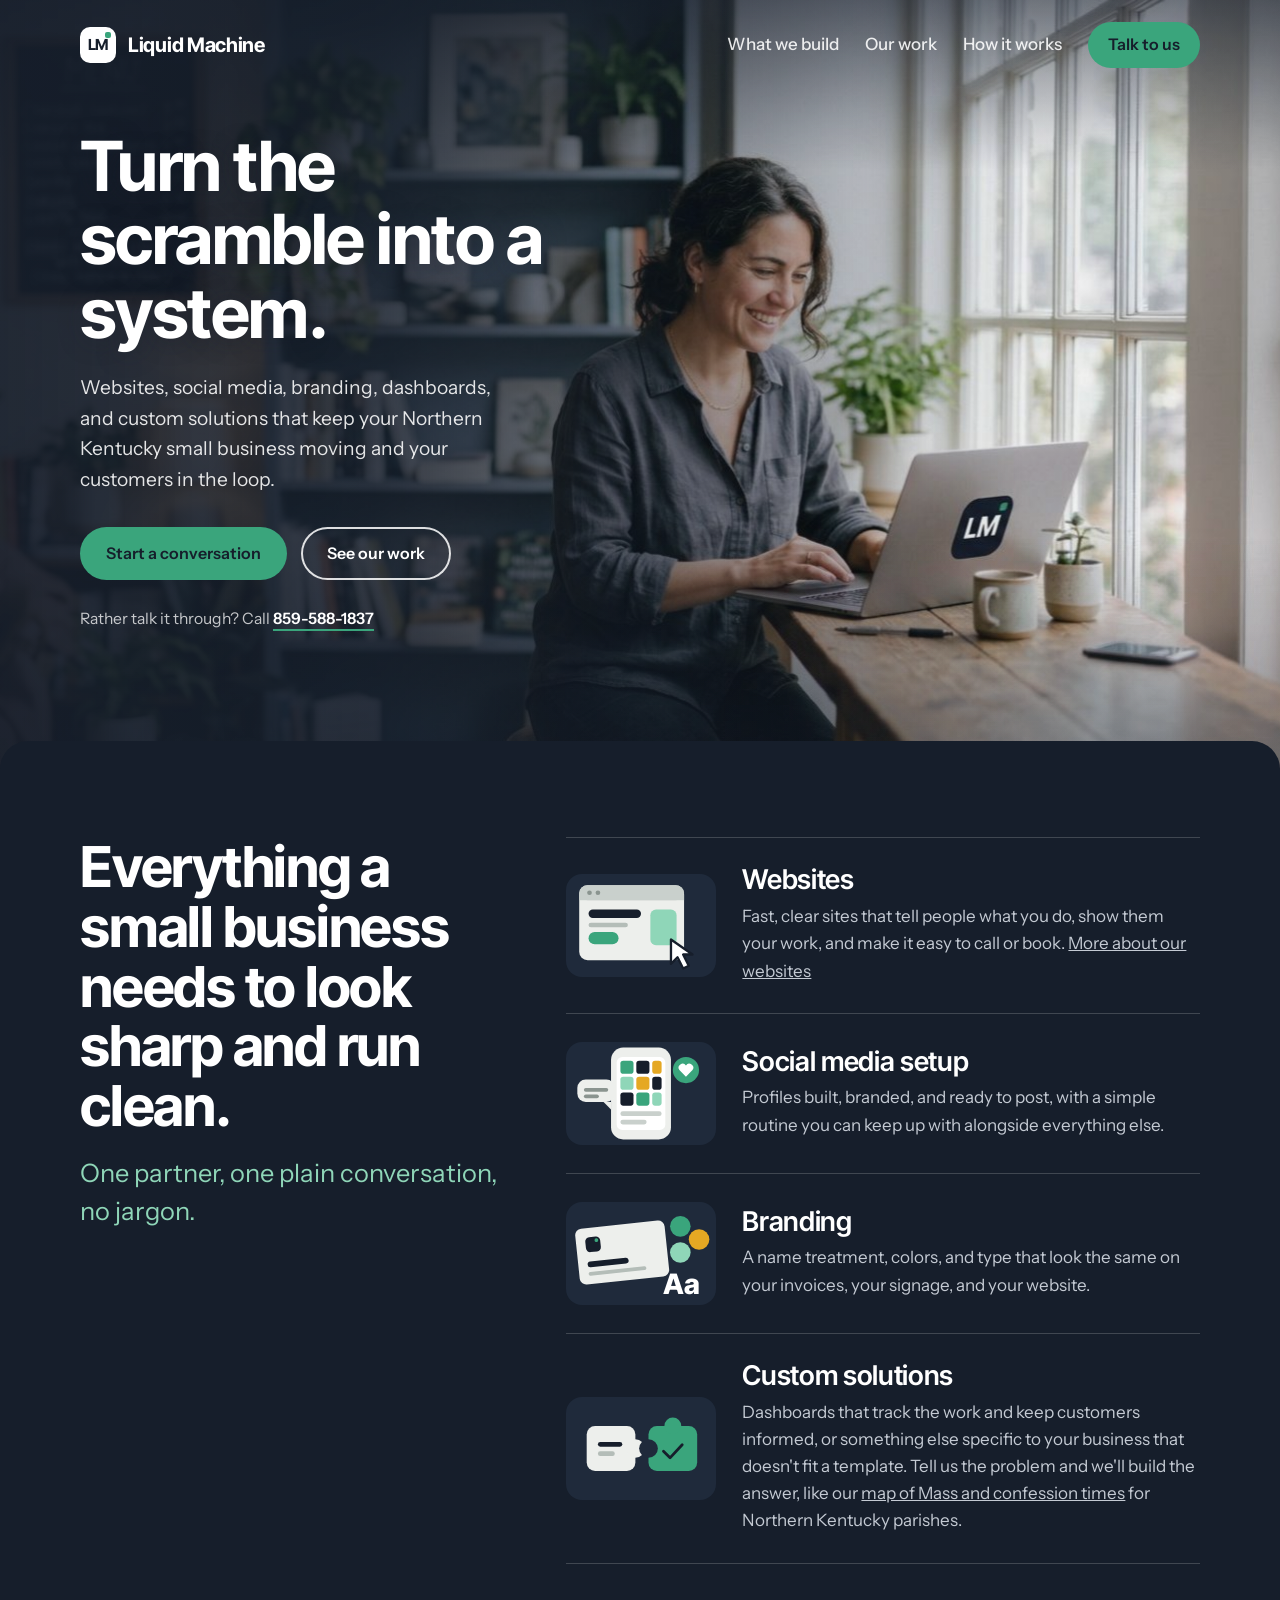
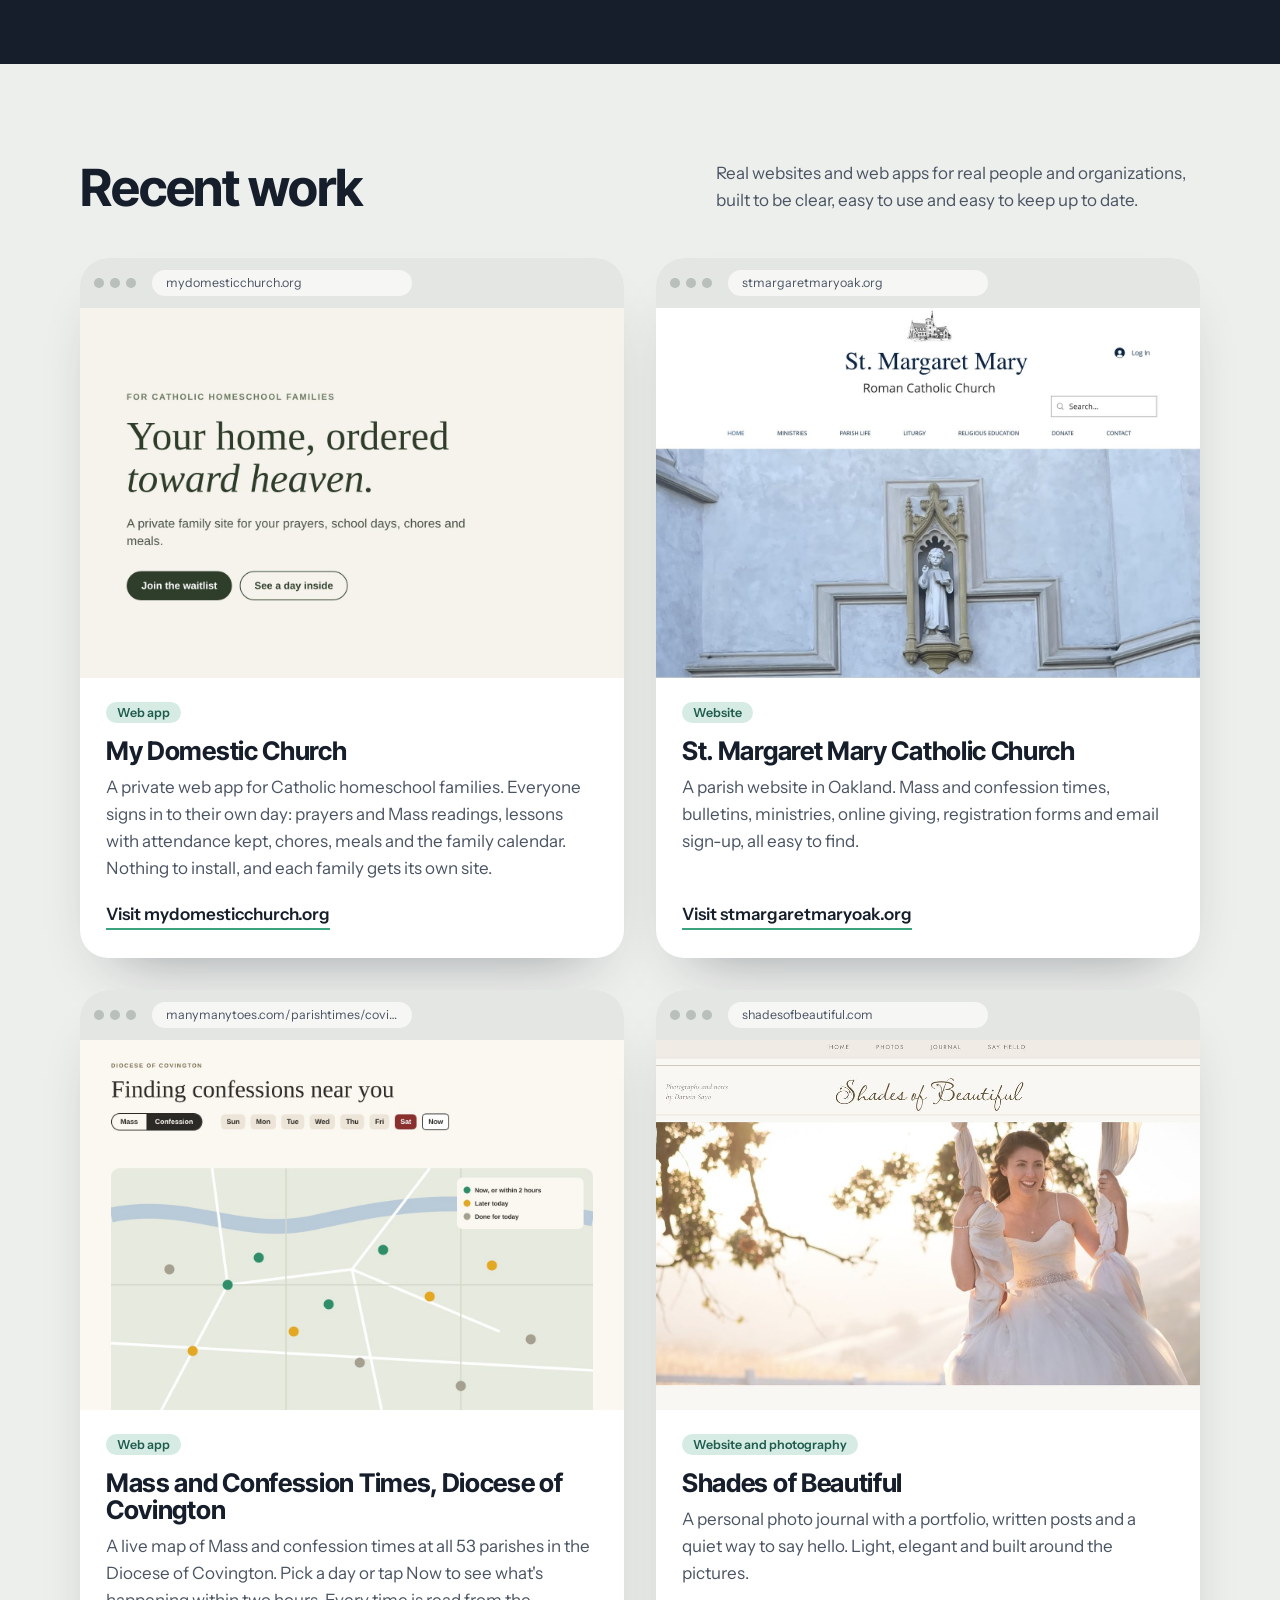
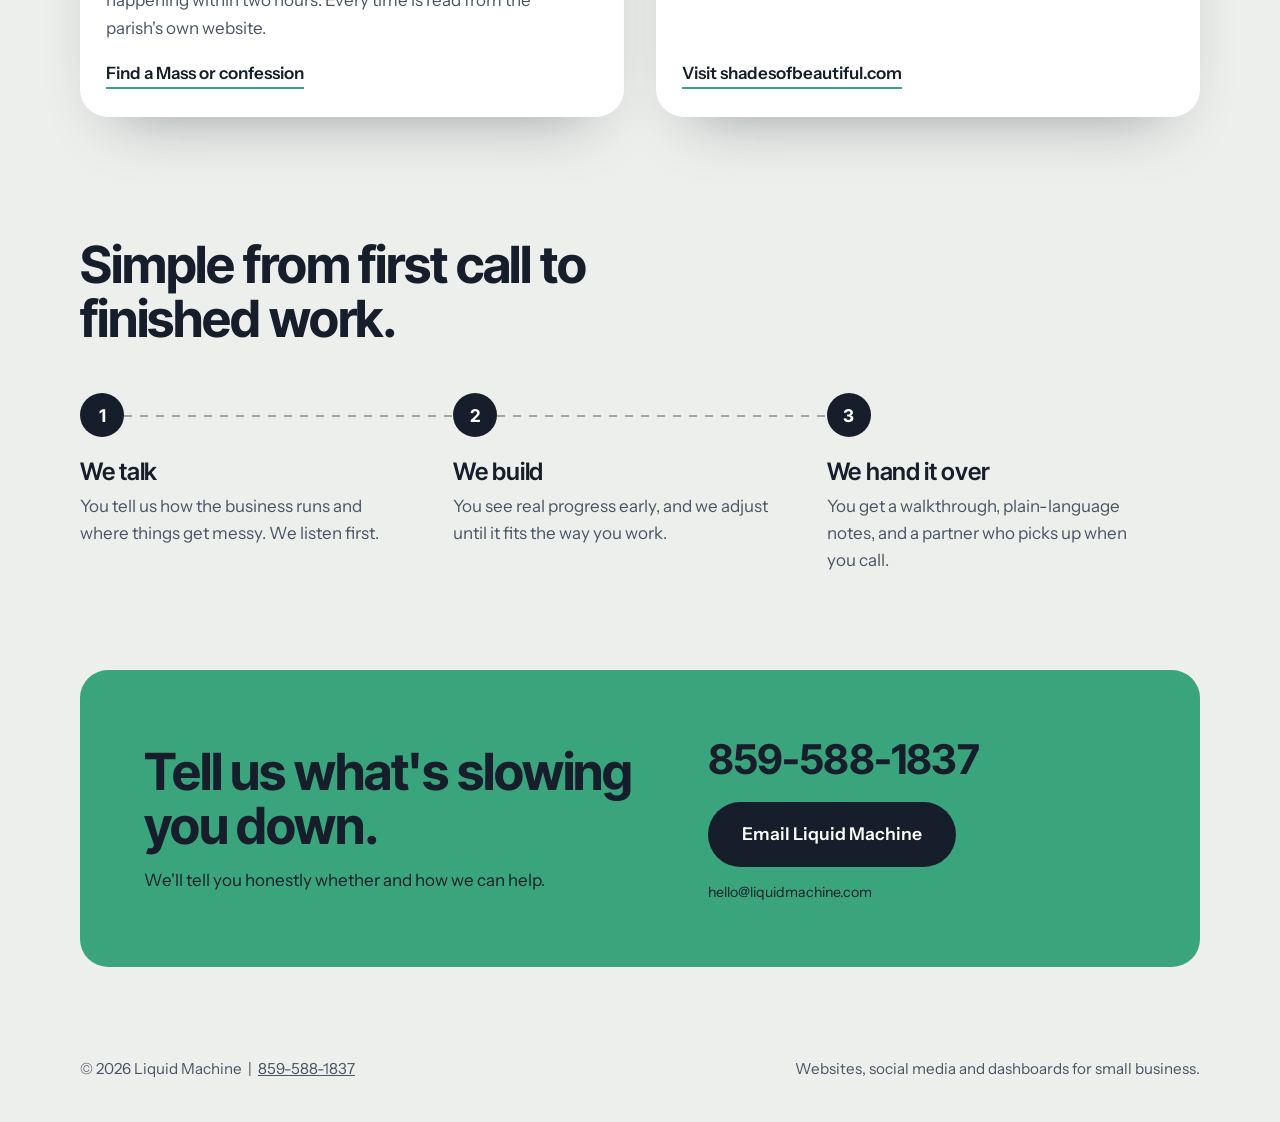
<file: index.html>
<!doctype html>
<html lang="en">
<head>
<!-- Google Tag Manager -->
<script>(function(w,d,s,l,i){w[l]=w[l]||[];w[l].push({'gtm.start':new Date().getTime(),event:'gtm.js'});var f=d.getElementsByTagName(s)[0],j=d.createElement(s),dl=l!='dataLayer'?'&l='+l:'';j.async=true;j.src='https://www.googletagmanager.com/gtm.js?id='+i+dl;f.parentNode.insertBefore(j,f);})(window,document,'script','dataLayer','GTM-MW7QKGRG');</script>
<!-- End Google Tag Manager -->
<meta charset="utf-8">
<meta name="viewport" content="width=device-width, initial-scale=1">
<title>Liquid Machine | Websites, social media and custom solutions for Northern Kentucky small business</title>
<meta name="description" content="Liquid Machine builds websites, sets up social media, shapes brands, and creates dashboards and custom solutions for small businesses in Northern Kentucky.">
<link rel="icon" href="/favicon.svg" type="image/svg+xml">
<meta property="og:title" content="Liquid Machine">
<meta property="og:description" content="Websites, social media, branding and custom dashboards for small business.">
<meta property="og:type" content="website">
<meta name="theme-color" content="#161E2B">
<link rel="preload" as="image" href="/hero.jpg">
<meta property="og:image" content="https://liquidmachine.com/hero.jpg">
<link rel="preconnect" href="https://fonts.googleapis.com">
<link rel="preconnect" href="https://fonts.gstatic.com" crossorigin>
<link href="https://fonts.googleapis.com/css2?family=Inter+Tight:wght@500;600;700&family=Instrument+Sans:wght@400;500;600&display=swap" rel="stylesheet">
<style>
:root{
  --sheet:#EDEFEC;      /* cool grey-green paper */
  --paper:#FFFFFF;
  --ink:#161E2B;        /* deep slate */
  --ink-soft:#4A5463;
  --signal:#3AA57C;     /* spruce */
  --signal-deep:#C93E16;
  --signal-hover:#4DB98F;
  --signal-soft:#8FD6B8;
  --signal-tint:rgba(58,165,124,.2);
  --signal-pale:#BFE5D5;
  --pill-bg:#FBEBC4;
  --pill-fg:#7A5400;
  --on-signal:#161E2B;
  --pine:#1F5C4D;       /* secondary, used sparingly */
  --line:#D3D8D4;
  --r-lg:28px; --r-sm:12px;
}
*{box-sizing:border-box;margin:0}
html{scroll-behavior:smooth}
body{background:var(--sheet);color:var(--ink);font:400 1.0625rem/1.6 "Instrument Sans",system-ui,sans-serif;-webkit-font-smoothing:antialiased}
h1,h2,h3{font-family:"Inter Tight",system-ui,sans-serif;letter-spacing:-.022em;line-height:1.06}
h3{letter-spacing:-.012em}
a{color:inherit}
:focus-visible{outline:3px solid var(--signal);outline-offset:3px;border-radius:6px}
.wrap{width:min(1120px,100% - 40px);margin-inline:auto}

/* header */
header{position:absolute;inset:0 0 auto 0;z-index:5;padding:22px 0;color:#fff}
header .wrap{display:flex;align-items:center;justify-content:space-between;gap:16px}
.brand{display:flex;align-items:center;gap:12px;font:700 1.25rem "Inter Tight",sans-serif;text-decoration:none;letter-spacing:-.015em}
.mark{width:36px;height:36px;border-radius:10px;background:#fff;color:var(--ink);display:grid;place-items:center;font:700 .95rem "Inter Tight",sans-serif;letter-spacing:-.04em;position:relative}
.mark::after{content:"";position:absolute;right:5px;top:5px;width:6px;height:6px;border-radius:2px;background:var(--signal)}
nav{display:flex;gap:26px;align-items:center;font-weight:500}
nav a{text-decoration:none;color:rgba(255,255,255,.88)}
nav a:hover{color:#fff}
nav a.btn{color:var(--on-signal)}
.btn{display:inline-block;background:var(--signal);color:var(--on-signal);font-weight:600;text-decoration:none;padding:14px 26px;border-radius:999px;transition:transform .15s,background .15s;border:0;cursor:pointer;font-size:1rem;font-family:inherit}
.btn:hover{background:var(--signal-hover);transform:translateY(-2px)}
.btn.ghost{background:transparent;color:var(--ink);box-shadow:inset 0 0 0 2px var(--ink)}
.btn.ghost:hover{background:var(--ink);color:#fff}
nav .btn{padding:10px 20px}

/* hero */
.hero{position:relative;min-height:660px;display:flex;align-items:center;padding:130px 0 138px;color:#fff;
  background:
    linear-gradient(90deg,rgba(22,30,43,.93) 0%,rgba(22,30,43,.84) 30%,rgba(22,30,43,.4) 56%,rgba(22,30,43,.05) 80%),
    linear-gradient(0deg,rgba(22,30,43,.45) 0%,rgba(22,30,43,0) 30%),
    linear-gradient(180deg,rgba(22,30,43,.6) 0%,rgba(22,30,43,0) 170px),
    url("/hero.jpg") 72% center/cover no-repeat,#2A3646}
.hero .wrap{width:min(1120px,100% - 40px)}
.hero .copy{max-width:540px}
.hero h1{font-size:clamp(2.7rem,5.4vw,4.9rem);font-weight:700;margin-bottom:22px;text-shadow:0 2px 24px rgba(22,30,43,.35)}
.hero p.lead{font-size:1.2rem;color:rgba(255,255,255,.88);max-width:34ch;margin-bottom:32px}
.hero .actions{display:flex;gap:14px;flex-wrap:wrap}
.hero .call{margin-top:26px;font-size:.98rem;color:rgba(255,255,255,.75)}
.hero .call a{color:#fff;font-weight:600;text-decoration:none;border-bottom:2px solid var(--signal);padding-bottom:1px}
.hero .call a:hover{border-color:#fff}
.hero .btn.ghost{color:#fff;box-shadow:inset 0 0 0 2px rgba(255,255,255,.85)}
.hero .btn.ghost:hover{background:#fff;color:var(--ink)}

/* services */
.services{position:relative;margin-top:-28px;background:var(--ink);color:#fff;padding:96px 0 100px;border-radius:var(--r-lg) var(--r-lg) 0 0}
.services .wrap{display:grid;grid-template-columns:.8fr 1.2fr;gap:64px}
.services h2{font-size:clamp(2.2rem,4.4vw,3.6rem);font-weight:700;position:sticky;top:32px;align-self:start}
.services h2 span{display:block;color:var(--signal-soft);font-weight:400;font-size:.45em;letter-spacing:0;margin-top:18px;line-height:1.5;max-width:30ch;font-family:"Instrument Sans",sans-serif}
.svc{display:grid;grid-template-columns:150px 1fr;gap:26px;align-items:center;padding:28px 0;border-top:1px solid rgba(255,255,255,.18)}
.svc:last-child{border-bottom:1px solid rgba(255,255,255,.18)}
.svc .art{width:150px;height:103px;border-radius:16px;background:#1F2A3B;display:grid;place-items:center;overflow:hidden}
.svc .art svg{width:100%;height:100%}
.svc .art text{font-family:"Inter Tight",sans-serif}
.svc h3{font-size:1.7rem;font-weight:600;margin-bottom:8px}
.svc p{color:#C4CAD3;max-width:46ch}

/* recent work */
.work{padding:96px 0}
.work .head{display:flex;justify-content:space-between;align-items:flex-end;gap:32px;flex-wrap:wrap;margin-bottom:44px}
.work h2{font-size:clamp(2.1rem,4vw,3.3rem);font-weight:700;max-width:18ch}
.work .sub{color:var(--ink-soft);max-width:44ch}
.work-grid{display:grid;grid-template-columns:1fr 1fr;gap:32px}
.proj{display:flex;flex-direction:column;text-decoration:none;background:var(--paper);border-radius:var(--r-lg);overflow:hidden;box-shadow:0 30px 60px -36px rgba(22,30,43,.45);transition:transform .25s ease,box-shadow .25s ease}
.proj:hover{transform:translateY(-5px);box-shadow:0 36px 64px -34px rgba(22,30,43,.55)}
.proj .frame{background:#E3E6E2;padding:12px 14px 0;display:flex;gap:6px;align-items:center}
.proj .frame i{width:10px;height:10px;border-radius:50%;background:#B9C0BB}
.proj .frame span{margin-left:10px;flex:1;max-width:260px;background:#F6F7F5;border-radius:999px;padding:3px 14px;font-size:.78rem;color:var(--ink-soft);white-space:nowrap;overflow:hidden;text-overflow:ellipsis}
.proj .frame{padding-bottom:12px}
.proj .pic{overflow:hidden;background:#E3E6E2}
.proj img{display:block;width:100%;height:auto;aspect-ratio:10/6.8;object-fit:cover;object-position:top center;transition:transform .5s cubic-bezier(.2,.7,.2,1)}
.proj:hover img{transform:scale(1.02)}
.proj.wide{grid-column:1/-1;display:grid;grid-template-columns:1.5fr 1fr;grid-template-rows:auto 1fr}
.proj.wide .frame{grid-column:1;grid-row:1}
.proj.wide .pic{grid-column:1;grid-row:2}
.proj.wide img{aspect-ratio:auto;height:100%;object-fit:cover}
.proj.wide .cap{grid-column:2;grid-row:1/3;align-self:center;padding:36px 40px}
.proj .cap{padding:24px 26px 28px;display:flex;flex-direction:column;flex:1}
.proj .tag{align-self:flex-start;font:600 .78rem "Instrument Sans",sans-serif;color:var(--pine);background:#D5EBE3;padding:3px 11px;border-radius:999px}
.proj h3{font-size:1.6rem;font-weight:700;margin:14px 0 10px}
.proj p{color:var(--ink-soft);max-width:44ch}
.proj .visit{align-self:flex-start;margin-top:auto;padding-top:18px;font-weight:600;color:var(--ink);border-bottom:2px solid var(--signal);transition:border-color .2s}
.proj:hover .visit{border-color:var(--ink)}

/* process */
.process{padding:24px 0 96px}
.process h2{font-size:clamp(2.1rem,4vw,3.3rem);font-weight:700;margin-bottom:48px;max-width:16ch}
.steps{display:grid;grid-template-columns:repeat(3,1fr);counter-reset:s}
.step{padding:0 28px 0 0;position:relative}
.step::before{counter-increment:s;content:counter(s);display:grid;place-items:center;width:44px;height:44px;border-radius:50%;background:var(--ink);color:#fff;font:700 1.1rem "Inter Tight",sans-serif;margin-bottom:22px;position:relative;z-index:1}
.step::after{content:"";position:absolute;top:22px;left:44px;right:0;height:2px;background:repeating-linear-gradient(90deg,var(--ink) 0 8px,transparent 8px 16px);opacity:.35}
.step:last-child::after{display:none}
.step h3{font-size:1.5rem;font-weight:600;margin-bottom:8px}
.step p{color:var(--ink-soft);max-width:30ch}

/* contact */
.contact{padding:0 0 90px}
.contact .box{background:var(--signal);color:var(--on-signal);border-radius:var(--r-lg);padding:64px;display:grid;grid-template-columns:1.1fr .9fr;gap:40px;align-items:center}
.contact h2{font-size:clamp(2rem,4vw,3.2rem);font-weight:700}
.contact p{margin-top:14px;max-width:38ch}
.contact .btn{background:var(--ink);color:#fff;font-size:1.1rem;padding:18px 34px}
.contact .btn:hover{background:#000}
.contact small{display:block;margin-top:14px}
.contact .phone{display:block;font:700 clamp(1.8rem,3.2vw,2.6rem) "Inter Tight",sans-serif;letter-spacing:-.02em;text-decoration:none;margin-bottom:18px}
.contact .phone:hover{text-decoration:underline;text-underline-offset:6px}
footer{padding:0 0 40px;color:var(--ink-soft);font-size:.95rem}
footer .wrap{display:flex;justify-content:space-between;gap:12px;flex-wrap:wrap}

@media (max-width:860px){
  nav a:not(.btn){display:none}
  .services .wrap,.contact .box{grid-template-columns:1fr}
  .hero{min-height:0;display:block;padding:104px 0 0;background:#161E2B}
  .hero::after{content:"";display:block;height:300px;margin-top:40px;background:linear-gradient(180deg,#161E2B 0,rgba(22,30,43,0) 90px),url("/hero.jpg") 78% 30%/cover no-repeat}
  .hero h1{font-size:clamp(2.5rem,11vw,3.2rem)}
  .hero p.lead{font-size:1.1rem}
  .hero .actions .btn{flex:1 1 auto;text-align:center}
  .work,.process{padding:72px 0}
  .process{padding-top:16px}
  .services{padding:72px 0 76px}
  .work .head{margin-bottom:32px}
  .services h2{position:static}
  .svc{grid-template-columns:104px 1fr;gap:18px}
  .svc .art{width:104px;height:72px}
  .work-grid{grid-template-columns:1fr}
  .proj.wide{display:block}
  .proj.wide{display:flex}
  .proj.wide img{height:auto;aspect-ratio:10/6.8}
  .proj.wide .cap{padding:24px 26px 28px}
  .steps{grid-template-columns:1fr;gap:34px}
  .step::after{display:none}
  .contact .box{padding:40px 26px}
}
</style>
</head>
<body>
<!-- Google Tag Manager (noscript) -->
<noscript><iframe src="https://www.googletagmanager.com/ns.html?id=GTM-MW7QKGRG" height="0" width="0" style="display:none;visibility:hidden"></iframe></noscript>
<!-- End Google Tag Manager (noscript) -->

<header>
  <div class="wrap">
    <a class="brand" href="#top" aria-label="Liquid Machine home"><span class="mark" aria-hidden="true">LM</span>Liquid Machine</a>
    <nav aria-label="Main">
      <a href="#services">What we build</a>
      <a href="#work">Our work</a>
      <a href="#process">How it works</a>
      <a class="btn" href="#contact">Talk to us</a>
    </nav>
  </div>
</header>

<main id="top">
<section class="hero">
  <div class="wrap">
    <div class="copy">
      <h1>Turn the scramble into a system.</h1>
      <p class="lead">Websites, social media, branding, dashboards, and custom solutions that keep your Northern Kentucky small business moving and your customers in the loop.</p>
      <div class="actions">
        <a class="btn" href="#contact">Start a conversation</a>
        <a class="btn ghost" href="#work">See our work</a>
      </div>
      <p class="call">Rather talk it through? Call <a href="tel:+18595881837">859-588-1837</a></p>
    </div>

  </div>
</section>

<section class="services" id="services">
  <div class="wrap">
    <h2>Everything a small business needs to look sharp and run clean.<span>One partner, one plain conversation, no jargon.</span></h2>
    <div>
      <article class="svc">
        <div class="art"><svg viewBox="0 0 160 110" aria-hidden="true"><rect x="14" y="12" width="112" height="80" rx="9" fill="#EDEFEC"/><rect x="14" y="12" width="112" height="16" rx="9" fill="#C9D0CC"/><rect x="14" y="22" width="112" height="6" fill="#C9D0CC"/><circle cx="25" cy="20" r="2.5" fill="#8A948F"/><circle cx="34" cy="20" r="2.5" fill="#8A948F"/><rect x="24" y="38" width="56" height="9" rx="4.5" fill="#161E2B"/><rect x="24" y="52" width="42" height="5" rx="2.5" fill="#B4BDB8"/><rect x="24" y="62" width="32" height="13" rx="6.5" fill="#3AA57C"/><rect x="90" y="38" width="28" height="38" rx="6" fill="#8FD6B8"/><path d="M112 70v26l7-7 6 12 6-3-6-12h10z" fill="#fff" stroke="#161E2B" stroke-width="2.500" stroke-linejoin="round"/></svg></div>
        <div><h3>Websites</h3><p>Fast, clear sites that tell people what you do, show them your work, and make it easy to call or book. <a href="/websites/">More about our websites</a></p></div>
      </article>
      <article class="svc">
        <div class="art"><svg viewBox="0 0 160 110" aria-hidden="true"><rect x="48" y="6" width="64" height="98" rx="13" fill="#EDEFEC"/><rect x="54" y="16" width="52" height="78" rx="6" fill="#fff"/><rect x="58" y="20" width="14" height="14" rx="3" fill="#3AA57C"/><rect x="75" y="20" width="14" height="14" rx="3" fill="#161E2B"/><rect x="92" y="20" width="10" height="14" rx="3" fill="#E5A823"/><rect x="58" y="37" width="14" height="14" rx="3" fill="#8FD6B8"/><rect x="75" y="37" width="14" height="14" rx="3" fill="#E5A823"/><rect x="92" y="37" width="10" height="14" rx="3" fill="#161E2B"/><rect x="58" y="54" width="14" height="14" rx="3" fill="#161E2B"/><rect x="75" y="54" width="14" height="14" rx="3" fill="#3AA57C"/><rect x="92" y="54" width="10" height="14" rx="3" fill="#8FD6B8"/><rect x="58" y="74" width="44" height="5" rx="2.500" fill="#C9D0CC"/><rect x="58" y="83" width="28" height="5" rx="2.500" fill="#C9D0CC"/><circle cx="128" cy="30" r="14" fill="#3AA57C"/><path d="M128 37l-7-7a4 4 0 0 1 7-5 4 4 0 0 1 7 5z" fill="#fff"/><rect x="12" y="40" width="40" height="24" rx="9" fill="#EDEFEC"/><path d="M40 64l8 8v-8z" fill="#EDEFEC"/><rect x="19" y="49" width="26" height="4" rx="2" fill="#8A948F"/><rect x="19" y="56" width="16" height="4" rx="2" fill="#8A948F"/></svg></div>
        <div><h3>Social media setup</h3><p>Profiles built, branded, and ready to post, with a simple routine you can keep up with alongside everything else.</p></div>
      </article>
      <article class="svc">
        <div class="art"><svg viewBox="0 0 160 110" aria-hidden="true"><g transform="rotate(-6 60 55)"><rect x="12" y="24" width="96" height="60" rx="7" fill="#EDEFEC"/><rect x="22" y="34" width="16" height="16" rx="4.500" fill="#161E2B"/><circle cx="34" cy="38" r="2" fill="#3AA57C"/><rect x="22" y="60" width="44" height="6" rx="3" fill="#161E2B"/><rect x="22" y="71" width="62" height="4" rx="2" fill="#B4BDB8"/></g><circle cx="122" cy="26" r="11" fill="#3AA57C"/><circle cx="142" cy="40" r="11" fill="#E5A823"/><circle cx="122" cy="54" r="11" fill="#8FD6B8"/><text x="104" y="98" font-size="30" font-weight="800" fill="#fff">Aa</text></svg></div>
        <div><h3>Branding</h3><p>A name treatment, colors, and type that look the same on your invoices, your signage, and your website.</p></div>
      </article>
      <article class="svc">
        <div class="art"><svg viewBox="0 0 160 110" aria-hidden="true"><rect x="22" y="31" width="52" height="48" rx="9" fill="#EDEFEC"/><circle cx="74" cy="55" r="10" fill="#EDEFEC"/><rect x="88" y="31" width="52" height="48" rx="9" fill="#3AA57C"/><circle cx="88" cy="55" r="10" fill="#1F2A3B"/><circle cx="114" cy="31" r="9" fill="#3AA57C"/><rect x="34" y="48" width="26" height="5" rx="2.5" fill="#161E2B"/><rect x="34" y="58" width="18" height="5" rx="2.5" fill="#B4BDB8"/><path d="M104 58l7 7 13-14" stroke="#161E2B" stroke-width="3" fill="none" stroke-linecap="round" stroke-linejoin="round"/></svg></div>
        <div><h3>Custom solutions</h3><p>Dashboards that track the work and keep customers informed, or something else specific to your business that doesn't fit a template. Tell us the problem and we'll build the answer, like our <a href="https://manymanytoes.com/parishtimes/" target="_blank" rel="noopener">map of Mass and confession times</a> for Northern Kentucky parishes.</p></div>
      </article>
    </div>
  </div>
</section>

<section class="work" id="work">
  <div class="wrap">
    <div class="head">
      <h2>Recent work</h2>
      <p class="sub">Real websites and web apps for real people and organizations, built to be clear, easy to use and easy to keep up to date.</p>
    </div>
    <div class="work-grid">
      <a class="proj" href="https://mydomesticchurch.org" target="_blank" rel="noopener">
        <div class="frame"><i></i><i></i><i></i><span>mydomesticchurch.org</span></div>
        <div class="pic"><img src="/work-mydomesticchurch.jpg" alt="My Domestic Church, a private web app for Catholic homeschool families: the headline Your home, ordered toward heaven" width="1400" height="970" loading="lazy"></div>
        <div class="cap">
          <span class="tag">Web app</span>
          <h3>My Domestic Church</h3>
          <p>A private web app for Catholic homeschool families. Everyone signs in to their own day: prayers and Mass readings, lessons with attendance kept, chores, meals and the family calendar. Nothing to install, and each family gets its own site.</p>
          <span class="visit">Visit mydomesticchurch.org</span>
        </div>
      </a>
      <a class="proj" href="https://www.stmargaretmaryoak.org/" target="_blank" rel="noopener">
        <div class="frame"><i></i><i></i><i></i><span>stmargaretmaryoak.org</span></div>
        <div class="pic"><img src="/work-smm.jpg" alt="St. Margaret Mary Catholic Church homepage: parish name over a photo of a statue in a Gothic niche" width="1400" height="970" loading="lazy"></div>
        <div class="cap">
          <span class="tag">Website</span>
          <h3>St. Margaret Mary Catholic Church</h3>
          <p>A parish website in Oakland. Mass and confession times, bulletins, ministries, online giving, registration forms and email sign-up, all easy to find.</p>
          <span class="visit">Visit stmargaretmaryoak.org</span>
        </div>
      </a>
      <a class="proj" href="https://manymanytoes.com/parishtimes/covington/" target="_blank" rel="noopener">
        <div class="frame"><i></i><i></i><i></i><span>manymanytoes.com/parishtimes/covington</span></div>
        <div class="pic"><img src="/work-parishtimes.jpg" alt="Parish times web app: Finding confessions near you, a map of the Diocese of Covington with Mass and Confession toggles and a day picker" width="1400" height="970" loading="lazy"></div>
        <div class="cap">
          <span class="tag">Web app</span>
          <h3>Mass and Confession Times, Diocese of Covington</h3>
          <p>A live map of Mass and confession times at all 53 parishes in the Diocese of Covington. Pick a day or tap Now to see what's happening within two hours. Every time is read from the parish's own website.</p>
          <span class="visit">Find a Mass or confession</span>
        </div>
      </a>
      <a class="proj" href="https://shadesofbeautiful.com" target="_blank" rel="noopener">
        <div class="frame"><i></i><i></i><i></i><span>shadesofbeautiful.com</span></div>
        <div class="pic"><img src="/work-shades.jpg" alt="Shades of Beautiful homepage: script wordmark above a sunlit photo of a bride on a fabric swing" width="1400" height="737" loading="lazy"></div>
        <div class="cap">
          <span class="tag">Website and photography</span>
          <h3>Shades of Beautiful</h3>
          <p>A personal photo journal with a portfolio, written posts and a quiet way to say hello. Light, elegant and built around the pictures.</p>
          <span class="visit">Visit shadesofbeautiful.com</span>
        </div>
      </a>
    </div>
  </div>
</section>

<section class="process" id="process">
  <div class="wrap">
    <h2>Simple from first call to finished work.</h2>
    <div class="steps">
      <div class="step"><h3>We talk</h3><p>You tell us how the business runs and where things get messy. We listen first.</p></div>
      <div class="step"><h3>We build</h3><p>You see real progress early, and we adjust until it fits the way you work.</p></div>
      <div class="step"><h3>We hand it over</h3><p>You get a walkthrough, plain-language notes, and a partner who picks up when you call.</p></div>
    </div>
  </div>
</section>

<section class="contact" id="contact">
  <div class="wrap">
    <div class="box">
      <div>
        <h2>Tell us what's slowing you down.</h2>
        <p>We'll tell you honestly whether and how we can help.</p>
      </div>
      <div>
        <!-- TODO: replace with the real business email or a contact form -->
        <a class="phone" href="tel:+18595881837">859-588-1837</a>
        <a class="btn" href="mailto:hello@liquidmachine.com?subject=Project%20inquiry">Email Liquid Machine</a>
        <small>hello@liquidmachine.com</small>
      </div>
    </div>
  </div>
</section>
</main>

<footer>
  <div class="wrap"><span>&copy; 2026 Liquid Machine &nbsp;|&nbsp; <a href="tel:+18595881837">859-588-1837</a></span><span>Websites, social media and dashboards for small business.</span></div>
</footer>
<!-- Cloudflare Web Analytics --><script type='module' src='https://static.cloudflareinsights.com/beacon.min.js' data-cf-beacon='{"token": "c030f8a532584bfa90668305cb51b236"}'></script><!-- End Cloudflare Web Analytics -->
</body>
</html>
</file>
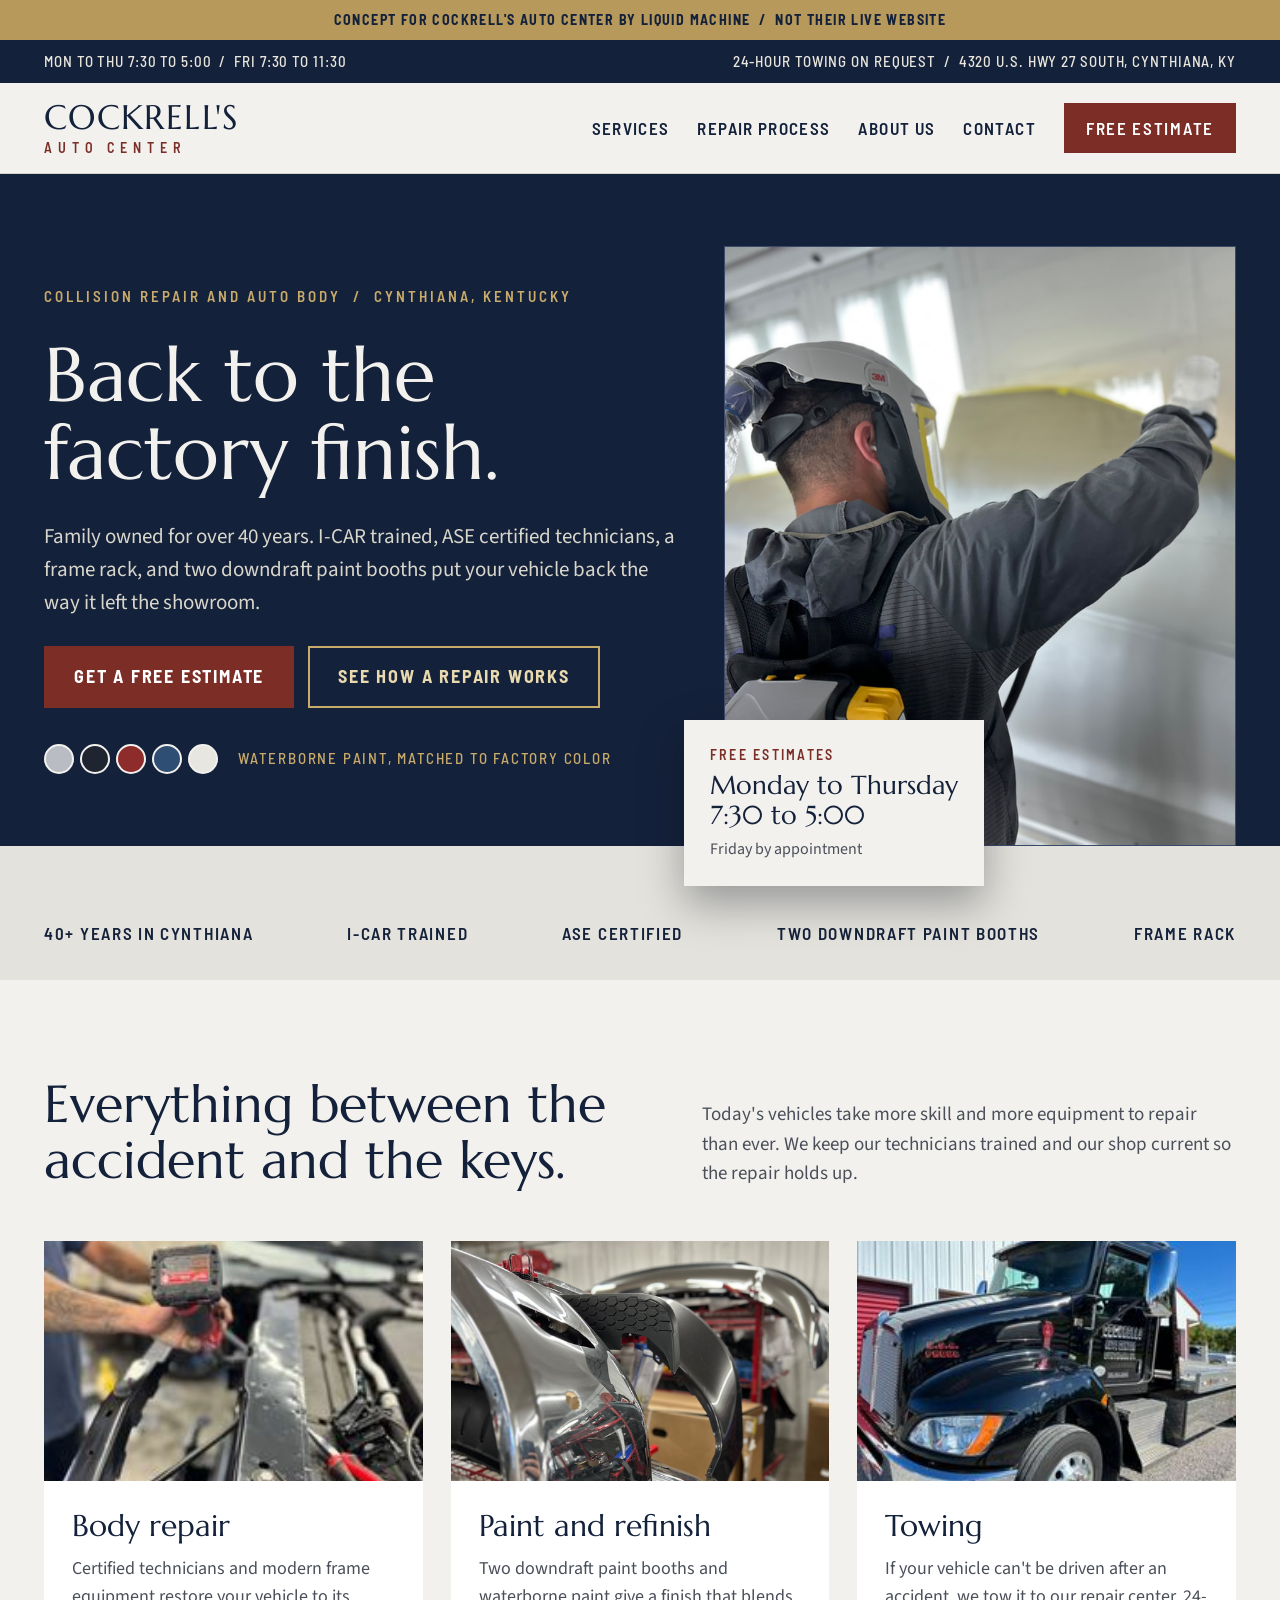
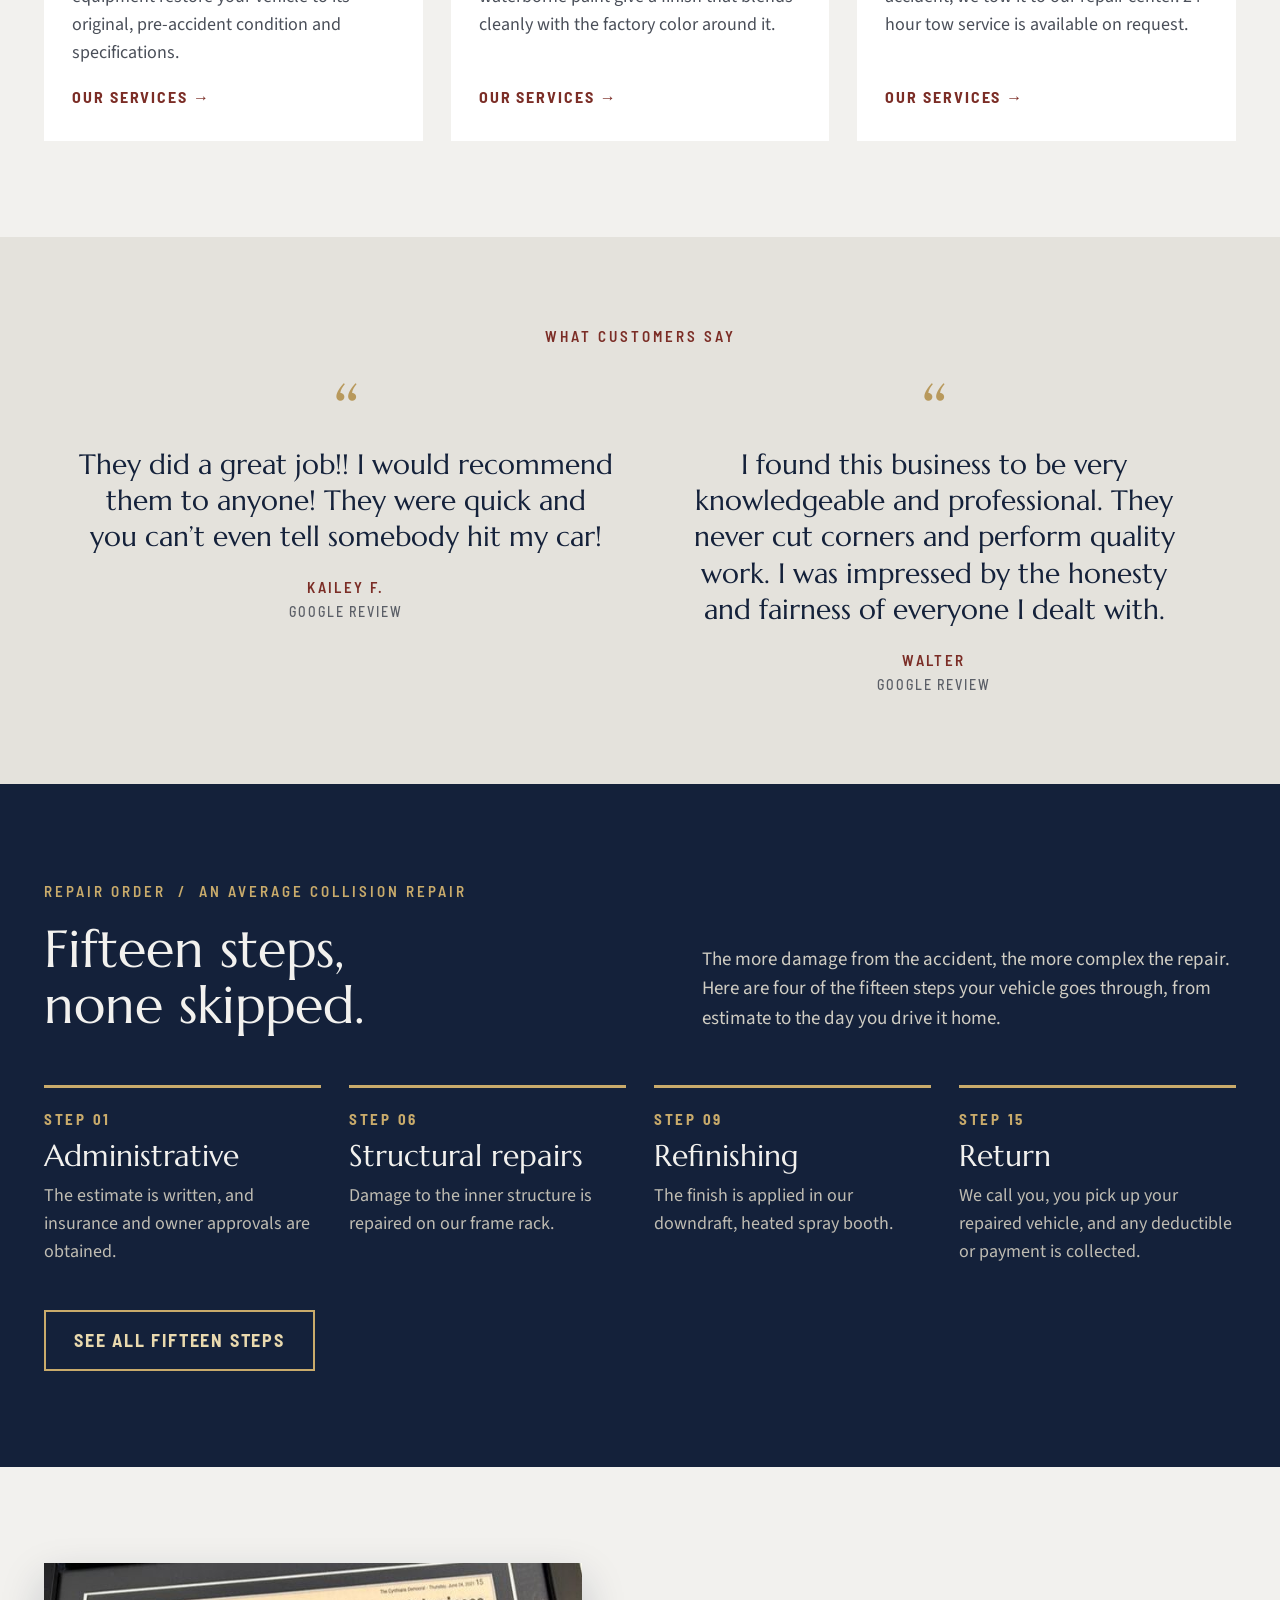
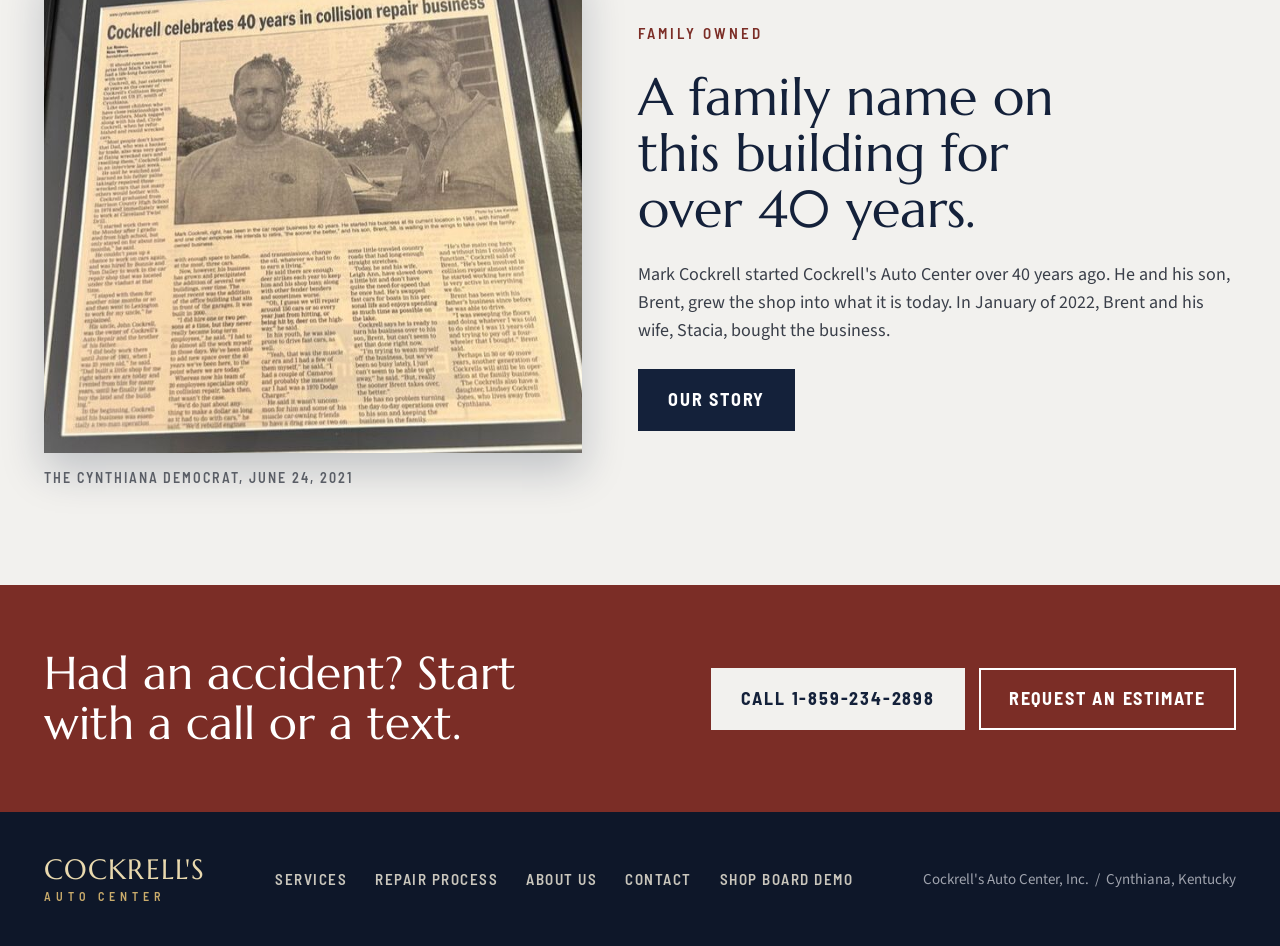
<file: cockrells/index.html>
<!doctype html>
<html lang="en">
<head>
<meta charset="utf-8">
<meta name="viewport" content="width=device-width, initial-scale=1">
<meta name="robots" content="noindex, nofollow">
<title>Cockrell&#x27;s Auto Center | Website concept</title>
<link rel="icon" href="/favicon.svg" type="image/svg+xml">
<link rel="preconnect" href="https://fonts.googleapis.com">
<link rel="preconnect" href="https://fonts.gstatic.com" crossorigin>
<link href="https://fonts.googleapis.com/css2?family=Barlow+Semi+Condensed:wght@500;600;700&family=Marcellus&family=Source+Sans+3:wght@400;600&display=swap" rel="stylesheet">
<link rel="stylesheet" href="/cockrells/style.css">
</head>
<body>
<div class="banner">Concept for Cockrell's Auto Center by Liquid Machine &nbsp;/&nbsp; Not their live website</div>
<div class="util"><div class="wrap">
  <span>Mon to Thu 7:30 to 5:00 &nbsp;/&nbsp; Fri 7:30 to 11:30</span>
  <span>24-hour towing on request &nbsp;/&nbsp; 4320 U.S. Hwy 27 South, Cynthiana, KY</span>
</div></div>
<div class="nav"><div class="wrap">
  <a class="logo" href="/cockrells/"><b>COCKRELL'S</b><i>AUTO CENTER</i></a>
  <div class="links"><a href="/cockrells/services/">Services</a><a href="/cockrells/process/">Repair Process</a><a href="/cockrells/about/">About Us</a><a href="/cockrells/contact/">Contact</a><a class="est" href="/cockrells/contact/">Free Estimate</a></div>
</div></div>

<div class="hero"><div class="wrap">
  <div class="copy">
    <div class="lab eyebrow">Collision repair and auto body &nbsp;/&nbsp; Cynthiana, Kentucky</div>
    <h1>Back to the factory finish.</h1>
    <p class="lead">Family owned for over 40 years. I-CAR trained, ASE certified technicians, a frame rack, and two downdraft paint booths put your vehicle back the way it left the showroom.</p>
    <div class="btnrow">
      <a class="btn" href="/cockrells/contact/">Get a free estimate</a>
      <a class="btn ghost" href="/cockrells/process/">See how a repair works</a>
    </div>
    <div class="swatches">
      <span class="d" style="background:#B9BCC2"></span><span class="d" style="background:#1E2430"></span><span class="d" style="background:#8E2B2B"></span><span class="d" style="background:#2F4E73"></span><span class="d" style="background:#E8E6E0"></span>
      <span class="lab">Waterborne paint, matched to factory color</span>
    </div>
  </div>
  <div class="media">
    <img src="/cockrells/img/painter.jpg" alt="A Cockrell's painter in a respirator hood spraying a vehicle in the paint booth">
    <div class="floatcard"><span class="lab">Free estimates</span><span class="disp">Monday to Thursday<br>7:30 to 5:00</span><small>Friday by appointment</small></div>
  </div>
</div></div>

<div class="creds"><div class="wrap">
  <span>40+ years in Cynthiana</span><span>I-CAR trained</span><span>ASE certified</span><span>Two downdraft paint booths</span><span>Frame rack</span>
</div></div>

<div class="sec"><div class="wrap">
  <div class="sechead"><h2>Everything between the accident and the keys.</h2>
  <p>Today's vehicles take more skill and more equipment to repair than ever. We keep our technicians trained and our shop current so the repair holds up.</p></div>
  <div class="cards">
    <a class="card" href="/cockrells/services/"><img src="/cockrells/img/body-repair.jpg" alt="A technician using a power tool on a vehicle's front structure" style="object-position:50% 30%"><div class="body"><h3>Body repair</h3><p>Certified technicians and modern frame equipment restore your vehicle to its original, pre-accident condition and specifications.</p><span class="more">Our services &rarr;</span></div></a>
    <a class="card" href="/cockrells/services/"><img src="/cockrells/img/paint-refinish.jpg" alt="Chrome and painted bumpers staged on racks inside the shop" style="object-position:50% 38%"><div class="body"><h3>Paint and refinish</h3><p>Two downdraft paint booths and waterborne paint give a finish that blends cleanly with the factory color around it.</p><span class="more">Our services &rarr;</span></div></a>
    <a class="card" href="/cockrells/services/"><img src="/cockrells/img/towing.jpg" alt="Cockrell's black rollback tow truck parked outside the shop"><div class="body"><h3>Towing</h3><p>If your vehicle can't be driven after an accident, we tow it to our repair center. 24-hour tow service is available on request.</p><span class="more">Our services &rarr;</span></div></a>
  </div>
</div></div>

<div class="review"><div class="wrap">
  <span class="lab" style="color:var(--brick)">What customers say</span>
  <div class="rqs">
    <figure class="rq"><span class="mark" aria-hidden="true">&ldquo;</span>
      <blockquote>They did a great job!! I would recommend them to anyone! They were quick and you can’t even tell somebody hit my car!</blockquote>
      <figcaption class="who">Kailey F.<small>Google review</small></figcaption></figure>
    <figure class="rq"><span class="mark" aria-hidden="true">&ldquo;</span>
      <blockquote>I found this business to be very knowledgeable and professional. They never cut corners and perform quality work. I was impressed by the honesty and fairness of everyone I dealt with.</blockquote>
      <figcaption class="who">Walter<small>Google review</small></figcaption></figure>
  </div>
</div></div>

<div class="sec dark"><div class="wrap">
  <div class="sechead"><div style="flex:1 1 420px;display:flex;flex-direction:column;gap:18px"><span class="lab" style="color:var(--gold2)">Repair order &nbsp;/&nbsp; an average collision repair</span><h2 style="flex:none">Fifteen steps, none skipped.</h2></div>
  <p>The more damage from the accident, the more complex the repair. Here are four of the fifteen steps your vehicle goes through, from estimate to the day you drive it home.</p></div>
  <div class="steps3"><div class="s3"><span class="n">STEP 01</span><h3>Administrative</h3><p>The estimate is written, and insurance and owner approvals are obtained.</p></div><div class="s3"><span class="n">STEP 06</span><h3>Structural repairs</h3><p>Damage to the inner structure is repaired on our frame rack.</p></div><div class="s3"><span class="n">STEP 09</span><h3>Refinishing</h3><p>The finish is applied in our downdraft, heated spray booth.</p></div><div class="s3"><span class="n">STEP 15</span><h3>Return</h3><p>We call you, you pick up your repaired vehicle, and any deductible or payment is collected.</p></div></div>
  <div style="margin-top:44px"><a class="btn ghost" href="/cockrells/process/">See all fifteen steps</a></div>
</div></div>

<div class="sec"><div class="wrap"><div class="split">
  <div class="l"><img src="/cockrells/img/clipping.jpg" alt="Framed newspaper clipping: Cockrell celebrates 40 years in collision repair business"><span class="cap">The Cynthiana Democrat, June 24, 2021</span></div>
  <div class="r">
    <span class="lab" style="color:var(--brick)">Family owned</span>
    <h2>A family name on this building for over 40 years.</h2>
    <p style="color:#3A3F49">Mark Cockrell started Cockrell's Auto Center over 40 years ago. He and his son, Brent, grew the shop into what it is today. In January of 2022, Brent and his wife, Stacia, bought the business.</p>
    <div><a class="btn navy" href="/cockrells/about/">Our story</a></div>
  </div>
</div></div></div>
<div class="cta"><div class="wrap">
  <h2>Had an accident? Start with a call or a text.</h2>
  <div class="btnrow"><a class="btn light" href="tel:+18592342898">Call 1-859-234-2898</a><a class="btn ghost" style="color:#fff;border-color:#fff" href="/cockrells/contact/">Request an estimate</a></div>
</div></div>
<div class="foot"><div class="wrap">
  <a class="logo" href="/cockrells/"><b>COCKRELL'S</b><i>AUTO CENTER</i></a>
  <div class="links"><a href="/cockrells/services/">Services</a><a href="/cockrells/process/">Repair Process</a><a href="/cockrells/about/">About Us</a><a href="/cockrells/contact/">Contact</a><a href="/cockrells/shop-board/">Shop Board Demo</a></div>
  <small>Cockrell's Auto Center, Inc. &nbsp;/&nbsp; Cynthiana, Kentucky</small>
</div></div>
</body>
</html>
</file>
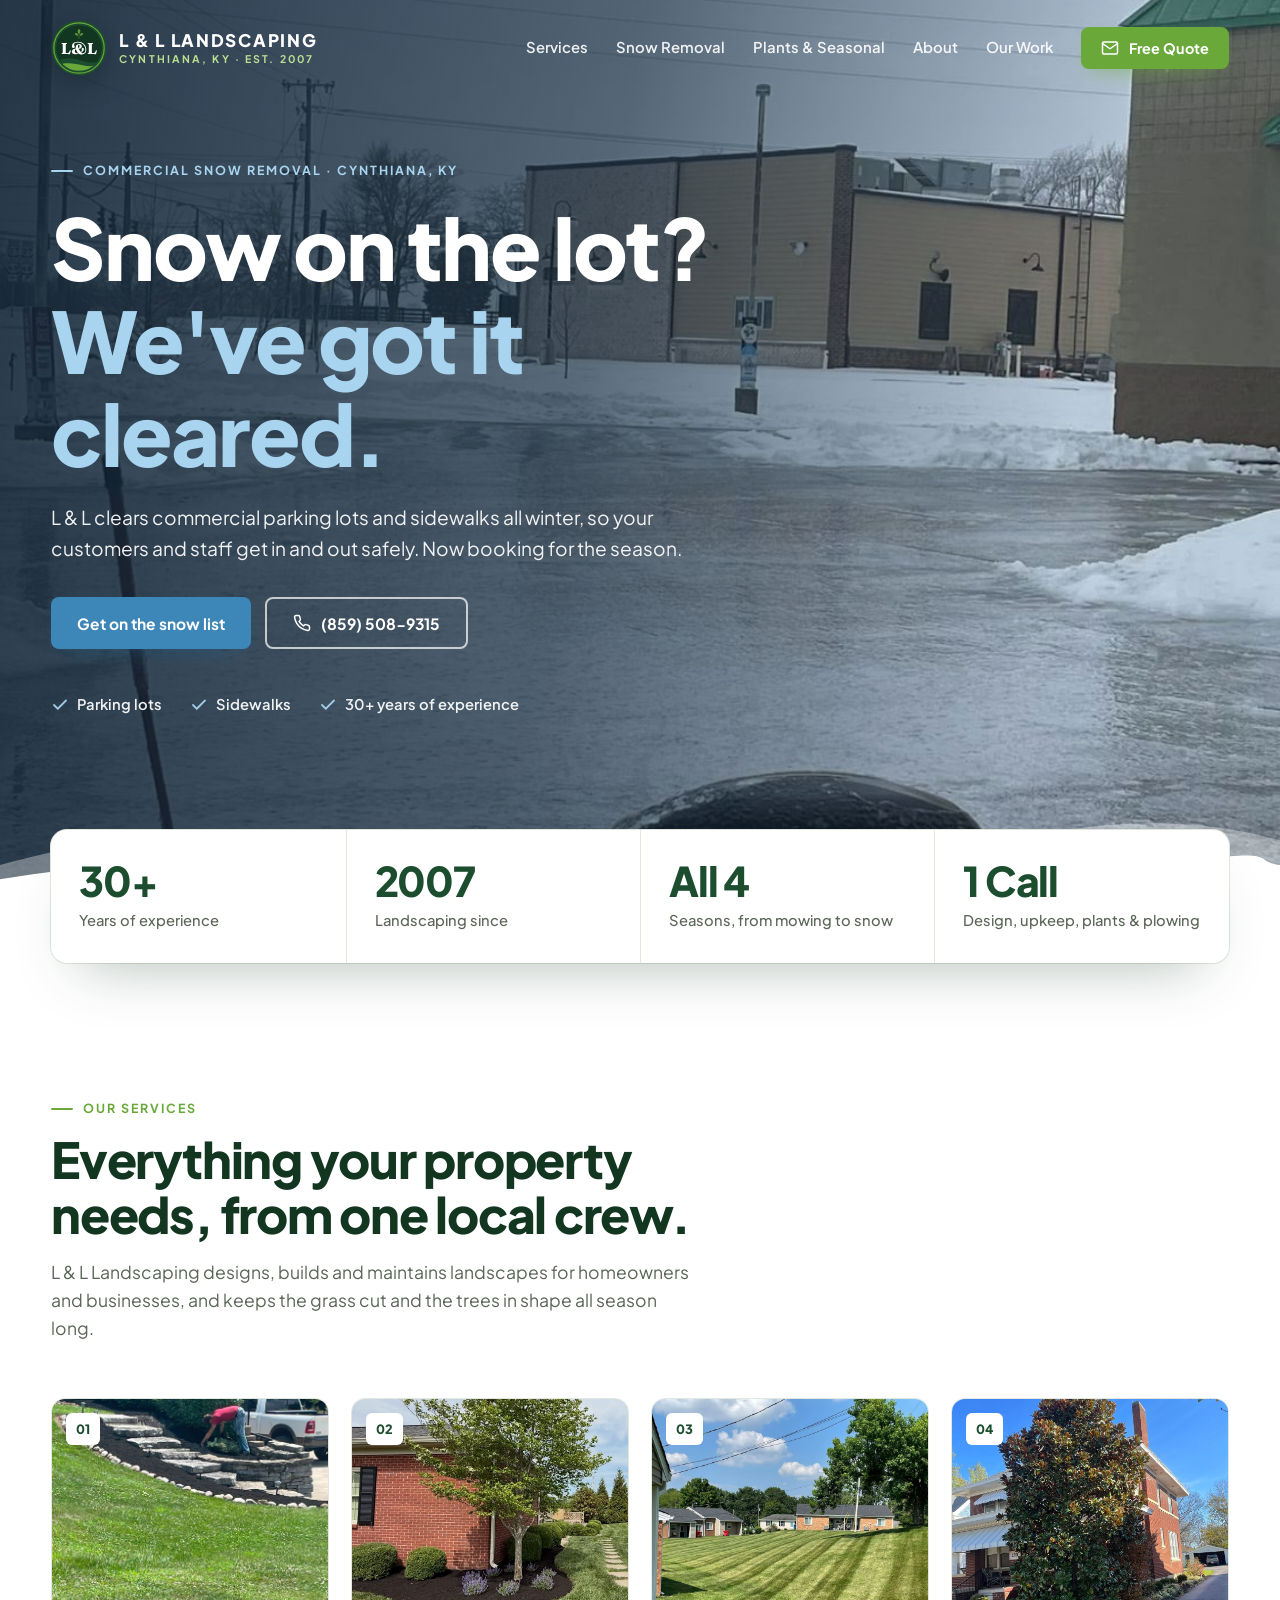
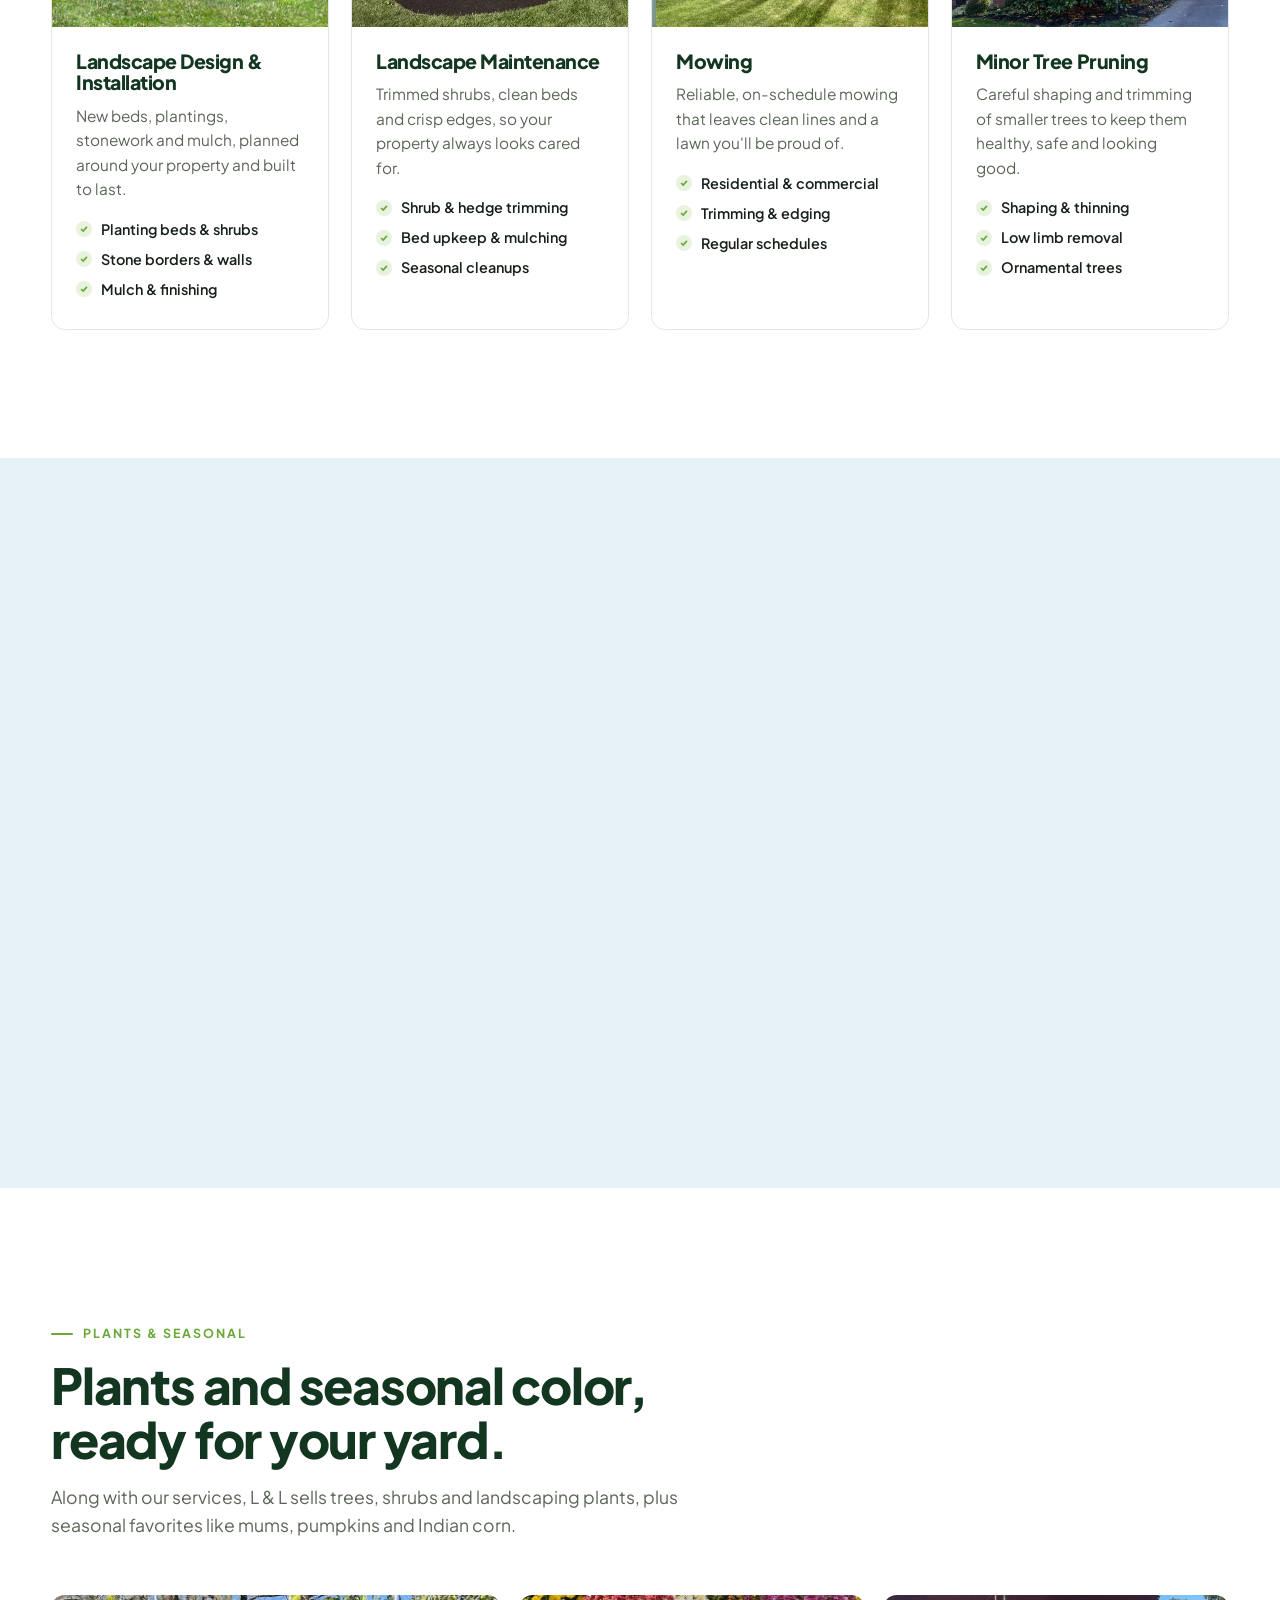
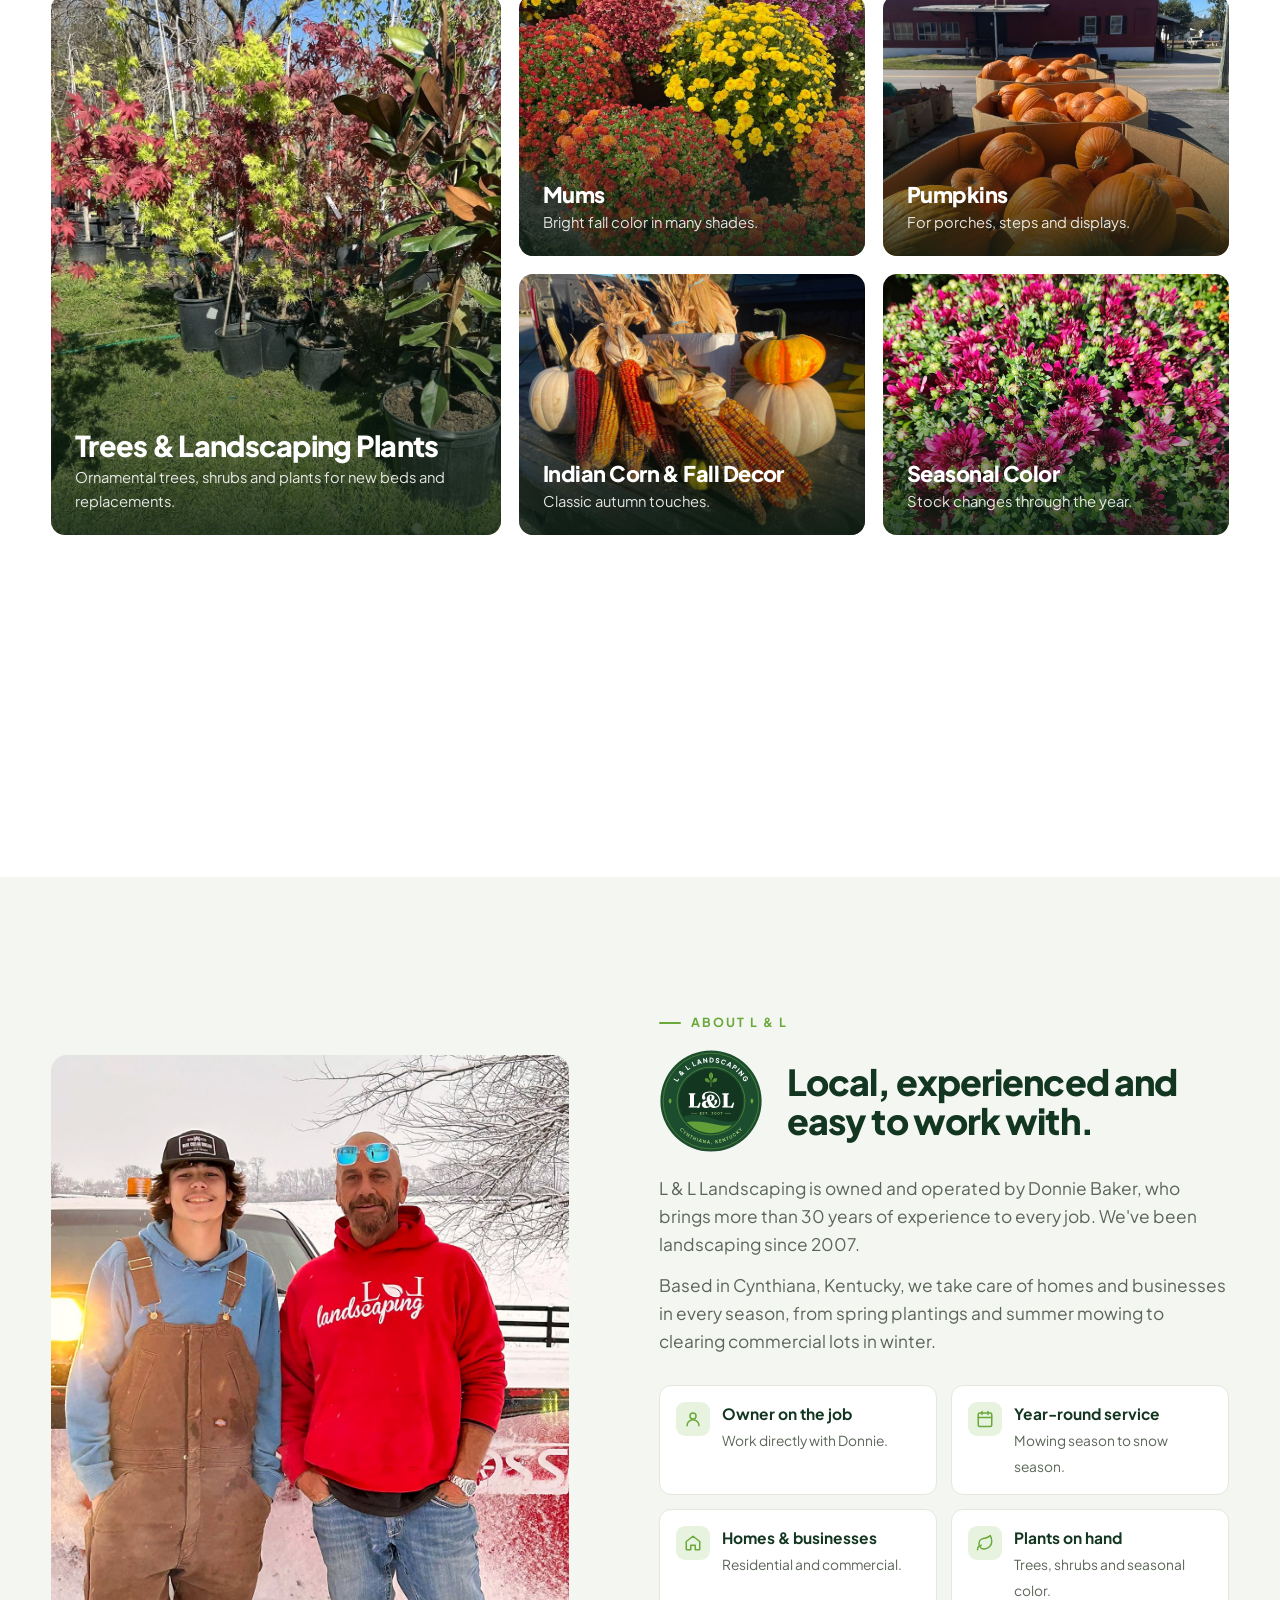
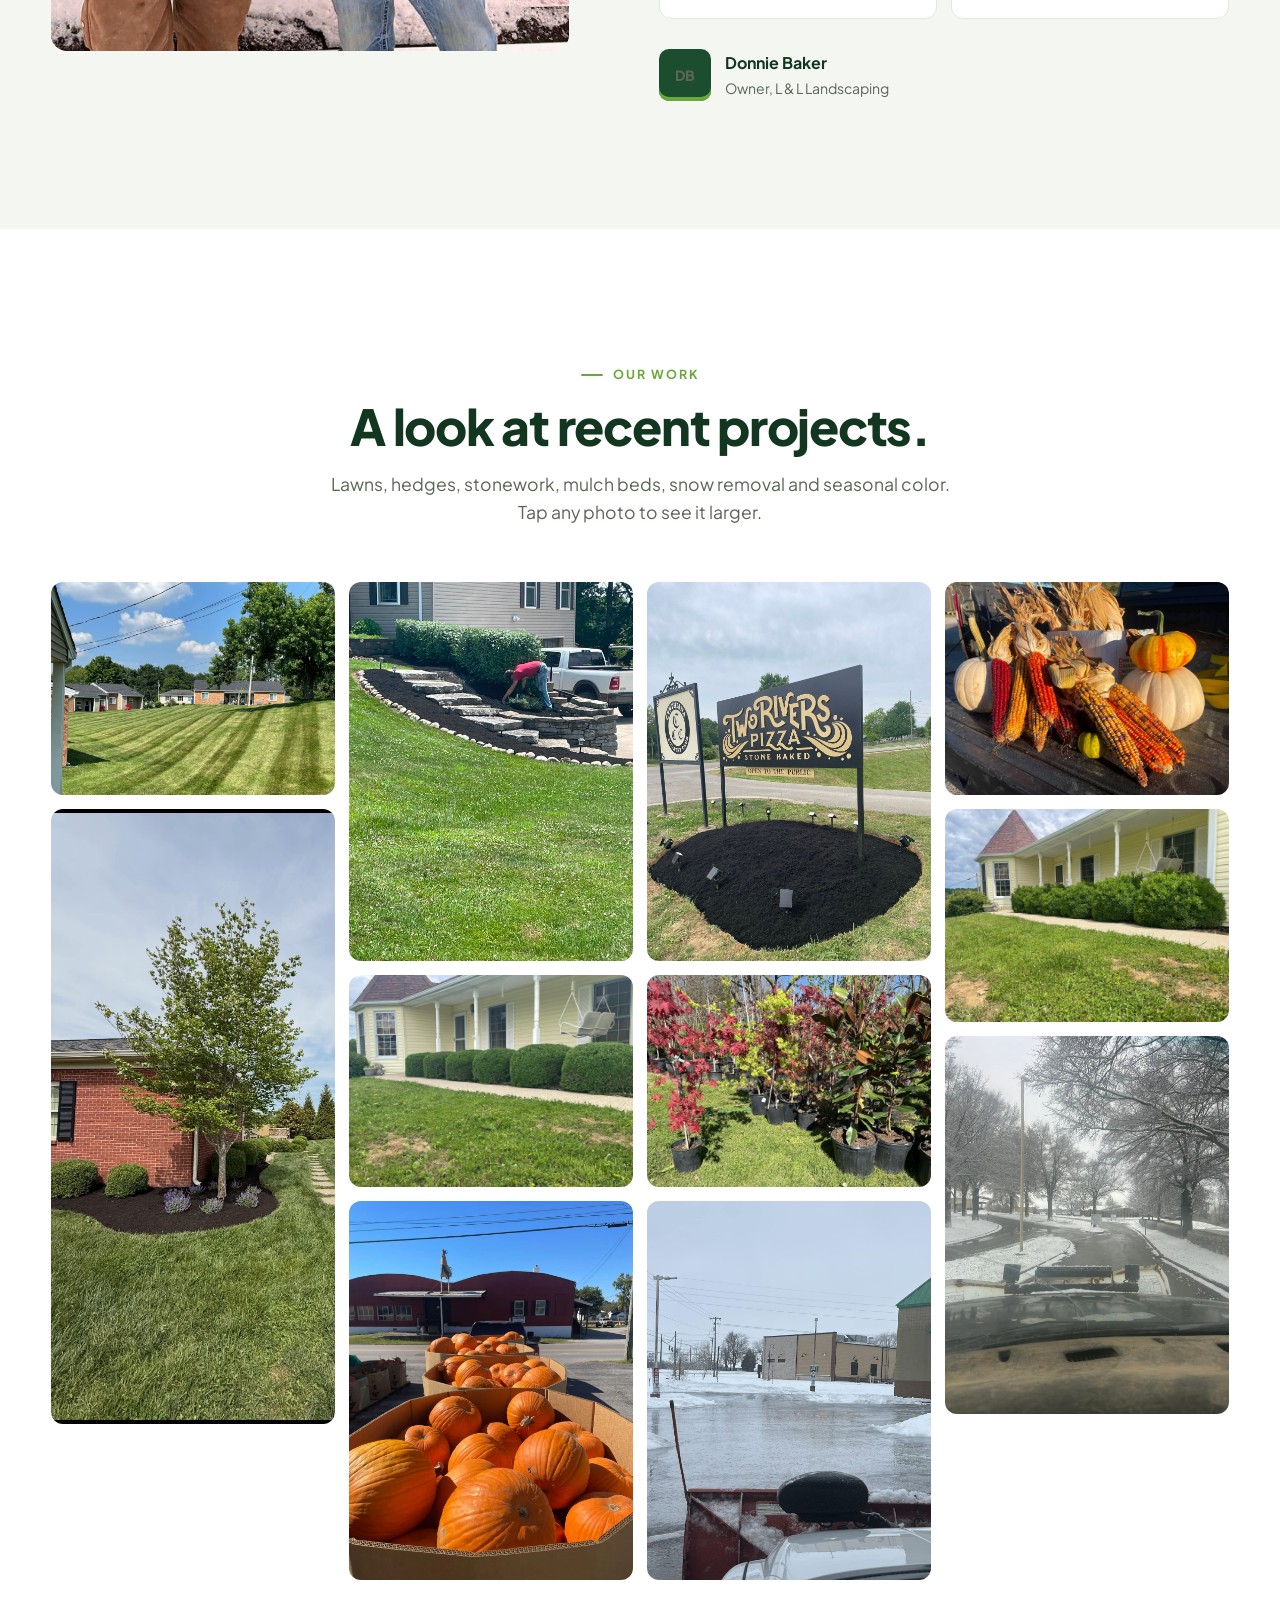
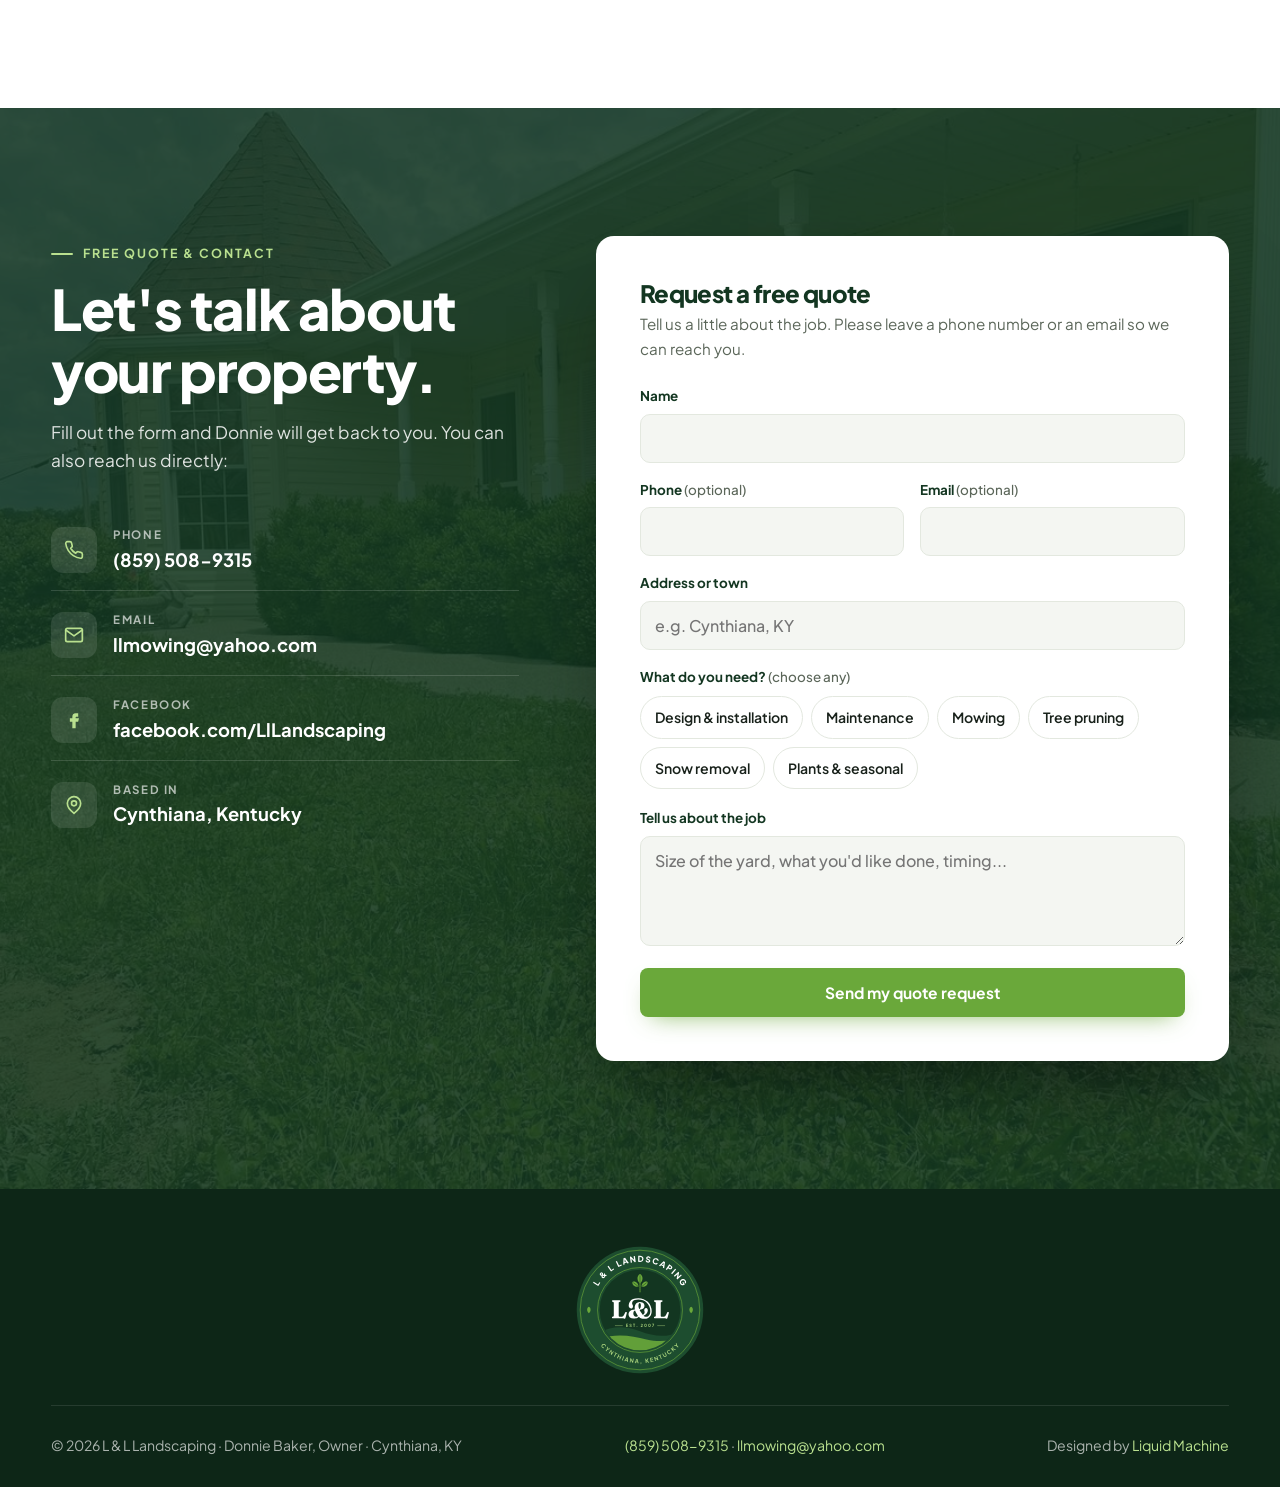
<file: donnielandscaping/index.html>
<!DOCTYPE html>
<html lang="en">
<head>
<meta charset="utf-8">
<meta name="viewport" content="width=device-width, initial-scale=1">
<meta name="robots" content="noindex, nofollow">
<title>L &amp; L Landscaping | Cynthiana, KY</title>
<meta name="description" content="L & L Landscaping in Cynthiana, Kentucky. Landscape design and installation, maintenance, mowing, minor tree pruning, commercial snow removal, plus landscaping plants, mums and seasonal items. 30+ years of experience.">
<link rel="preconnect" href="https://fonts.googleapis.com">
<link rel="preconnect" href="https://fonts.gstatic.com" crossorigin>
<link href="https://fonts.googleapis.com/css2?family=Plus+Jakarta+Sans:wght@400;500;600;700;800&display=swap" rel="stylesheet">
<style>
:root{
  --green:#1d4d2f; --green-dk:#133621; --leaf:#6aa83a; --leaf-lt:#e8f3df;
  --white:#ffffff; --mist:#f4f6f2; --line:#e3e8df;
  --ink:#18211a; --muted:#5b6659;
  --sky:#e7f1f8; --sky-ink:#245a7e;
  --font:"Plus Jakarta Sans",system-ui,-apple-system,"Segoe UI",sans-serif;
}
*{box-sizing:border-box;margin:0;padding:0}
html{scroll-behavior:smooth}
body{font-family:var(--font);color:var(--ink);background:var(--white);line-height:1.6;-webkit-font-smoothing:antialiased}
img{display:block;max-width:100%}
a{color:inherit}
.wrap{width:min(1200px,92vw);margin-inline:auto}
h1,h2,h3{font-weight:800;line-height:1.1;letter-spacing:-.025em}
.eyebrow{display:inline-flex;align-items:center;gap:10px;font-size:.78rem;font-weight:700;letter-spacing:.16em;text-transform:uppercase;color:var(--leaf)}
.eyebrow::before{content:"";width:22px;height:2px;background:currentColor;border-radius:2px}
.section{padding:clamp(80px,10vw,128px) 0}
.sec-head{max-width:640px;margin-bottom:56px}
.sec-head h2{font-size:clamp(2rem,4vw,3.1rem);margin:14px 0 16px;color:var(--green-dk)}
.sec-head p{font-size:1.1rem;color:var(--muted)}
.center{text-align:center;margin-inline:auto}
.center .eyebrow{justify-content:center}

.btn{display:inline-flex;align-items:center;justify-content:center;gap:10px;padding:15px 26px;border-radius:8px;font:700 .97rem/1 var(--font);text-decoration:none;border:0;cursor:pointer;transition:transform .2s,background .2s,box-shadow .2s;white-space:nowrap}
.btn:hover{transform:translateY(-2px)}
.btn svg{width:18px;height:18px;flex:none}
.btn-primary{background:var(--green);color:#fff;box-shadow:0 10px 24px -12px rgba(29,77,47,.7)}
.btn-primary:hover{background:var(--green-dk)}
.btn-leaf{background:var(--leaf);color:#fff;box-shadow:0 10px 24px -12px rgba(106,168,58,.8)}
.btn-leaf:hover{background:#5a9530}
.btn-light{background:#fff;color:var(--green-dk)}
.btn-outline{border:2px solid rgba(255,255,255,.7);color:#fff;background:transparent}
.btn-outline:hover{background:rgba(255,255,255,.12)}
.btn-line{border:2px solid var(--green);color:var(--green);background:transparent}
.btn-line:hover{background:var(--green);color:#fff}

/* Header */
header{position:fixed;inset:0 0 auto;z-index:50;padding:20px 0;transition:background .3s,padding .3s,box-shadow .3s}
header.solid{background:rgba(255,255,255,.97);backdrop-filter:blur(10px);padding:12px 0;box-shadow:0 1px 0 var(--line),0 10px 30px -20px rgba(0,0,0,.25)}
.nav{display:flex;align-items:center;justify-content:space-between;gap:24px}
.logo{display:flex;align-items:center;gap:12px;text-decoration:none;color:#fff;transition:color .3s}
header.solid .logo{color:var(--green-dk)}
.mark{width:46px;height:46px;border-radius:10px;background:var(--green);display:grid;place-items:center;color:#fff;font-weight:800;font-size:1rem;letter-spacing:-.02em;box-shadow:inset 0 -4px 0 var(--leaf)}
header:not(.solid) .mark{background:rgba(255,255,255,.14);backdrop-filter:blur(6px);box-shadow:inset 0 -4px 0 var(--leaf),0 0 0 1px rgba(255,255,255,.3)}
.emblem{width:56px;height:56px;flex:none;transition:width .3s,height .3s;filter:drop-shadow(0 6px 14px rgba(0,0,0,.25))}
header.solid .emblem{width:46px;height:46px;filter:none}
.logo-txt{line-height:1.15}
.logo-txt b{display:block;font-size:1.08rem;font-weight:800;letter-spacing:.1em;text-transform:uppercase}
.logo-txt span{display:block;margin-top:3px;font-size:.66rem;font-weight:700;letter-spacing:.2em;text-transform:uppercase;color:#b9e08f}
header.solid .logo-txt span{color:var(--leaf)}
.links{display:flex;gap:28px;align-items:center}
.links a:not(.btn){color:#fff;text-decoration:none;font-weight:600;font-size:.93rem;opacity:.9;transition:color .3s,opacity .2s}
header.solid .links a:not(.btn){color:var(--ink)}
.links a:not(.btn):hover{opacity:1;color:var(--leaf)}
.links .btn{padding:12px 20px;font-size:.9rem}

/* Hero */
.hero{position:relative;min-height:100svh;display:flex;align-items:center;color:#fff;overflow:hidden;background:var(--green-dk)}
.hero>img{position:absolute;inset:0;width:100%;height:100%;object-fit:cover;object-position:center 65%;transform:scale(1.05);animation:settle 16s ease-out forwards}
@keyframes settle{to{transform:scale(1)}}
.hero::after{content:"";position:absolute;inset:0;background:linear-gradient(100deg,rgba(14,38,22,.86) 0%,rgba(14,38,22,.62) 42%,rgba(14,38,22,.08) 78%)}
.hero-in{position:relative;z-index:2;padding:140px 0 170px}
.hero .eyebrow{color:#b9e08f}
.hero h1{font-size:clamp(2.7rem,6.6vw,5.6rem);margin:20px 0 22px;max-width:13ch}
.hero h1 span{color:#b9e08f}
.hero p{font-size:clamp(1.05rem,1.5vw,1.22rem);max-width:46ch;opacity:.92}
.ctas{display:flex;gap:14px;flex-wrap:wrap;margin-top:34px}
.hero-trust{display:flex;gap:28px;flex-wrap:wrap;margin-top:44px;font-size:.92rem;font-weight:600}
.hero-trust span{display:flex;align-items:center;gap:8px;opacity:.92}
.hero-trust svg{width:18px;height:18px;color:#b9e08f}
.hills{position:absolute;left:0;right:0;bottom:-1px;z-index:3;width:100%;height:auto;display:block}

/* Stats */
.stats{position:relative;z-index:4;margin-top:-70px}
.stats-grid{display:grid;grid-template-columns:repeat(4,1fr);background:#fff;border-radius:16px;box-shadow:0 30px 60px -30px rgba(19,54,33,.35),0 0 0 1px var(--line)}
.stat{padding:30px 28px;border-left:1px solid var(--line)}
.stat:first-child{border-left:0}
.stat strong{display:block;font-size:clamp(1.9rem,3.2vw,2.6rem);font-weight:800;color:var(--green);letter-spacing:-.03em;line-height:1}
.stat span{display:block;margin-top:8px;color:var(--muted);font-size:.92rem;font-weight:500}

/* Services */
.svc-grid{display:grid;grid-template-columns:repeat(4,1fr);gap:22px}
.svc{background:#fff;border:1px solid var(--line);border-radius:14px;overflow:hidden;display:flex;flex-direction:column;transition:transform .35s,box-shadow .35s}
.svc:hover{transform:translateY(-6px);box-shadow:0 30px 50px -30px rgba(19,54,33,.45)}
.svc-img{aspect-ratio:4/3.3;overflow:hidden;position:relative}
.svc-img img{width:100%;height:100%;object-fit:cover;transition:transform 1s}
.svc:hover .svc-img img{transform:scale(1.06)}
.svc-num{position:absolute;top:14px;left:14px;background:#fff;color:var(--green);font-weight:800;font-size:.8rem;padding:6px 10px;border-radius:6px}
.svc-body{padding:24px 24px 28px;flex:1;display:flex;flex-direction:column}
.svc h3{font-size:1.22rem;color:var(--green-dk);margin-bottom:10px}
.svc p{color:var(--muted);font-size:.96rem}
.svc ul{list-style:none;margin-top:16px;display:grid;gap:7px;font-size:.9rem;font-weight:600}
.svc li{display:flex;gap:9px;align-items:center}
.svc li::before{content:"";width:16px;height:16px;flex:none;border-radius:50%;background:var(--leaf-lt) url("data:image/svg+xml,%3Csvg xmlns='http://www.w3.org/2000/svg' viewBox='0 0 24 24' fill='none' stroke='%236aa83a' stroke-width='4'%3E%3Cpath d='M5 12l5 5 9-10'/%3E%3C/svg%3E") center/10px no-repeat}

/* Snow */
.snow{background:var(--sky);position:relative;overflow:hidden}
.snow-grid{display:grid;grid-template-columns:1fr 1.05fr;gap:clamp(40px,6vw,90px);align-items:center}
.snow .eyebrow{color:var(--sky-ink)}
.snow h2{font-size:clamp(2rem,4vw,3.2rem);margin:14px 0 18px;color:#14334a}
.snow p{color:#3d5567;font-size:1.08rem;max-width:46ch}
.snow-list{list-style:none;margin:26px 0 34px;display:grid;gap:12px}
.snow-list li{display:flex;gap:14px;align-items:center;font-weight:700;color:#14334a}
.snow-list i{width:38px;height:38px;border-radius:10px;background:#fff;display:grid;place-items:center;color:var(--sky-ink);box-shadow:0 6px 16px -10px rgba(36,90,126,.6)}
.snow-list svg{width:19px;height:19px}
.snow-photos{display:grid;grid-template-columns:1fr 1fr;gap:16px}
.snow-photos img{border-radius:14px;aspect-ratio:3/4;object-fit:cover;width:100%;box-shadow:0 30px 50px -30px rgba(20,51,74,.6)}
.snow-photos img:last-child{transform:translateY(40px)}
.btn-sky{background:var(--sky-ink);color:#fff}
.btn-sky:hover{background:#1a4563}
.flakes{position:absolute;inset:0;pointer-events:none}
.flakes i{position:absolute;top:-10px;border-radius:50%;background:#fff;opacity:.9;animation:fall linear infinite}
@keyframes fall{to{transform:translate(40px,900px);opacity:0}}
.snow .wrap{position:relative;z-index:1}

/* Plants */
.plants-grid{display:grid;grid-template-columns:1.3fr 1fr 1fr;grid-template-rows:auto auto;gap:18px}
.tile{position:relative;border-radius:14px;overflow:hidden;min-height:260px;color:#fff;isolation:isolate}
.tile img{position:absolute;inset:0;width:100%;height:100%;object-fit:cover;z-index:-2;transition:transform 1s}
.tile:hover img{transform:scale(1.06)}
.tile::after{content:"";position:absolute;inset:0;z-index:-1;background:linear-gradient(0deg,rgba(12,30,18,.82) 0%,rgba(12,30,18,0) 58%)}
.tile-txt{position:absolute;left:24px;right:24px;bottom:22px}
.tile h3{font-size:1.35rem}
.tile p{font-size:.92rem;opacity:.88;margin-top:4px}
.tile.big{grid-row:span 2;min-height:540px}
.tile.big h3{font-size:1.8rem}
.stock{margin-top:28px;display:flex;gap:28px;align-items:center;justify-content:space-between;flex-wrap:wrap;background:var(--leaf-lt);border-radius:14px;padding:26px 30px}
.stock-txt{display:flex;gap:18px;align-items:center}
.stock-txt i{width:50px;height:50px;border-radius:12px;background:#fff;color:var(--leaf);display:grid;place-items:center;flex:none}
.stock-txt i svg{width:24px;height:24px}
.stock b{display:block;font-size:1.12rem;color:var(--green-dk)}
.stock span{color:var(--muted);font-size:.95rem}
.stock .btns{display:flex;gap:10px;flex-wrap:wrap}

/* About */
.about{background:var(--mist)}
.about-grid{display:grid;grid-template-columns:1fr 1.1fr;gap:clamp(40px,7vw,100px);align-items:center}
.about-photo{position:relative}
.about-photo img{border-radius:16px;aspect-ratio:4/4.6;object-fit:cover;width:100%}
.est{position:absolute;right:-26px;bottom:36px;width:138px;height:138px;border-radius:50%;background:var(--green);color:#fff;display:grid;place-content:center;text-align:center;box-shadow:0 0 0 8px var(--mist),0 20px 40px -15px rgba(0,0,0,.4)}
.est small{font-size:.66rem;font-weight:700;letter-spacing:.2em;text-transform:uppercase;opacity:.8}
.est strong{font-size:2.1rem;font-weight:800;letter-spacing:-.03em;line-height:1.05}
.about h2{font-size:clamp(2rem,4vw,3.1rem);margin:14px 0 20px;color:var(--green-dk)}
.about p{color:var(--muted);font-size:1.08rem;max-width:52ch}
.about p+p{margin-top:14px}
.checks{display:grid;grid-template-columns:1fr 1fr;gap:14px;margin-top:30px}
.check{display:flex;gap:12px;align-items:flex-start;background:#fff;border:1px solid var(--line);border-radius:12px;padding:16px}
.check i{width:34px;height:34px;border-radius:9px;background:var(--leaf-lt);color:var(--leaf);display:grid;place-items:center;flex:none}
.check svg{width:18px;height:18px}
.check b{display:block;font-size:.97rem;color:var(--green-dk)}
.check span{font-size:.86rem;color:var(--muted)}
.owner{margin-top:30px;display:flex;align-items:center;gap:14px}
.owner .mark{width:52px;height:52px}
.owner b{display:block;color:var(--green-dk)}
.owner span{font-size:.88rem;color:var(--muted)}

/* Gallery */
.masonry{columns:4 250px;column-gap:14px}
.masonry button{all:unset;cursor:zoom-in;display:block;margin-bottom:14px;break-inside:avoid;overflow:hidden;border-radius:12px}
.masonry img{width:100%;transition:transform .8s}
.masonry button:hover img{transform:scale(1.05)}
.masonry button:focus-visible{outline:3px solid var(--leaf);outline-offset:3px}
.lb{position:fixed;inset:0;z-index:100;background:rgba(10,20,13,.94);display:none;align-items:center;justify-content:center;padding:4vw}
.lb.open{display:flex}
.lb img{max-height:88vh;max-width:90vw;border-radius:8px}
.lb button{position:absolute;background:none;border:0;color:#fff;font-size:2.6rem;cursor:pointer;padding:16px;line-height:1;opacity:.8}
.lb button:hover{opacity:1;color:#b9e08f}
.lb .x{top:10px;right:16px}.lb .prev{left:8px;top:50%;transform:translateY(-50%)}.lb .next{right:8px;top:50%;transform:translateY(-50%)}

/* Quote + contact */
.quote{background:var(--green-dk);color:#fff;position:relative;overflow:hidden}
.quote::before{content:"";position:absolute;inset:0;background:url("images/porch-hedges-2.jpg") center/cover;opacity:.12}
.quote .wrap{position:relative}
.quote-grid{display:grid;grid-template-columns:.85fr 1.15fr;gap:clamp(40px,6vw,80px);align-items:start}
.quote .eyebrow{color:#b9e08f}
.quote h2{font-size:clamp(2.1rem,4.4vw,3.5rem);margin:14px 0 18px}
.quote .lead{opacity:.85;font-size:1.08rem;max-width:42ch}
.contact-list{margin-top:36px;display:grid;gap:4px}
.ci{display:flex;gap:16px;align-items:center;padding:16px 0;border-bottom:1px solid rgba(255,255,255,.14)}
.ci:last-child{border-bottom:0}
.ci i{width:46px;height:46px;border-radius:12px;background:rgba(255,255,255,.1);display:grid;place-items:center;flex:none;color:#b9e08f}
.ci svg{width:20px;height:20px}
.ci small{display:block;font-size:.72rem;font-weight:700;letter-spacing:.14em;text-transform:uppercase;opacity:.65}
.ci a,.ci div>span{font-size:1.15rem;font-weight:700;color:#fff;text-decoration:none;word-break:break-word}
.ci a:hover{color:#b9e08f}

form.card{background:#fff;color:var(--ink);border-radius:18px;padding:clamp(26px,4vw,44px);box-shadow:0 40px 80px -30px rgba(0,0,0,.55)}
.card h3{font-size:1.5rem;color:var(--green-dk)}
.card .sub{color:var(--muted);font-size:.95rem;margin:6px 0 24px}
.grid2{display:grid;grid-template-columns:1fr 1fr;gap:16px}
.field{display:flex;flex-direction:column;gap:7px;margin-bottom:16px}
.field label,.legend{font-size:.84rem;font-weight:700;color:var(--green-dk)}
.field label em,.legend em{font-style:normal;font-weight:500;color:var(--muted)}
input,textarea,select{font:500 1rem var(--font);color:var(--ink);background:var(--mist);border:1.5px solid var(--line);border-radius:10px;padding:13px 14px;width:100%;transition:border-color .2s,background .2s}
input:focus,textarea:focus,select:focus{outline:0;border-color:var(--leaf);background:#fff}
textarea{min-height:110px;resize:vertical}
.opts{display:flex;flex-wrap:wrap;gap:8px;margin:9px 0 18px}
.opt input{position:absolute;opacity:0;pointer-events:none}
.opt span{display:inline-block;padding:9px 14px;border-radius:999px;border:1.5px solid var(--line);font-size:.88rem;font-weight:600;cursor:pointer;transition:all .2s;user-select:none}
.opt input:checked+span{background:var(--green);border-color:var(--green);color:#fff}
.opt input:focus-visible+span{outline:2px solid var(--leaf);outline-offset:2px}
.card .btn{width:100%;margin-top:6px;padding:17px}
.form-msg{margin-top:14px;font-size:.93rem;font-weight:600;display:none;padding:12px 14px;border-radius:10px}
.form-msg.ok{display:block;background:var(--leaf-lt);color:var(--green-dk)}
.form-msg.err{display:block;background:#fdecea;color:#8a1f12}
.hp{position:absolute;left:-9999px}

footer{background:#0d2617;color:rgba(255,255,255,.65);padding:56px 0 30px;font-size:.88rem}
.foot-badge{display:flex;justify-content:center;width:min(1200px,92vw);margin:0 auto 28px;padding-bottom:30px;border-bottom:1px solid rgba(255,255,255,.1)}
.foot-badge img{width:130px;height:130px}
.about-head{display:flex;align-items:center;gap:24px;margin:16px 0 22px}
.about-badge{display:block;flex:none;width:104px;height:104px}
.about .about-head h2{margin:0;font-size:clamp(1.6rem,2.8vw,2.3rem)}
.est-badge{position:absolute;right:-34px;bottom:30px;width:180px;height:180px;border-radius:50%;box-shadow:0 0 0 8px var(--mist),0 24px 44px -16px rgba(0,0,0,.45)}
footer .wrap{display:flex;justify-content:space-between;gap:16px;flex-wrap:wrap}
footer a{color:#b9e08f;text-decoration:none}
.callbar{display:none}

.rv{opacity:0;transform:translateY(26px);transition:opacity .8s ease,transform .8s ease}
.rv.in{opacity:1;transform:none}

@media (max-width:1020px){
  .svc-grid{grid-template-columns:1fr 1fr}
  .plants-grid{grid-template-columns:1fr 1fr}
  .tile.big{grid-column:span 2;grid-row:auto;min-height:340px}
}
@media (max-width:860px){
  .links a:not(.btn){display:none}
  .stats-grid{grid-template-columns:1fr 1fr}
  .stat:nth-child(3){border-left:0}
  .stat:nth-child(n+3){border-top:1px solid var(--line)}
  .snow-grid,.about-grid,.quote-grid{grid-template-columns:1fr}
  .snow-photos img:last-child{transform:none}
  .est-badge{right:12px;bottom:-30px;width:130px;height:130px}
  .checks{grid-template-columns:1fr}
  .about-badge{width:80px;height:80px}
  .about-head{gap:16px}
  .callbar{display:flex;position:fixed;left:12px;right:12px;bottom:12px;z-index:60;gap:8px}
  .callbar .btn{flex:1;box-shadow:0 12px 30px rgba(0,0,0,.3)}
  footer{padding-bottom:100px}
}
@media (max-width:560px){
  .svc-grid,.plants-grid,.grid2{grid-template-columns:1fr}
  .tile.big{grid-column:auto}
  .links .btn span{display:none}
  .logo-txt span{display:none}
  .logo-txt b{font-size:.92rem;letter-spacing:.06em}
  .emblem{width:46px;height:46px}
  .hero-in{padding:120px 0 150px}
}
@media (prefers-reduced-motion:reduce){*{animation:none!important;transition:none!important}.rv{opacity:1;transform:none}}
/* snow season hero */
.hero::after{background:linear-gradient(100deg,rgba(14,32,48,.88) 0%,rgba(14,32,48,.62) 45%,rgba(14,32,48,.12) 80%)}
.hero .eyebrow,.hero h1 span,.hero-trust svg{color:#a9d4ef}
.hero .btn-leaf{background:#3d86b8;box-shadow:0 10px 24px -12px rgba(36,90,126,.8)}
.hero .btn-leaf:hover{background:#2f6f9c}
</style>
</head>
<body>

<svg width="0" height="0" style="position:absolute" aria-hidden="true">
  <symbol id="i-phone" viewBox="0 0 24 24" fill="none" stroke="currentColor" stroke-width="2" stroke-linecap="round" stroke-linejoin="round"><path d="M22 16.9v3a2 2 0 0 1-2.2 2 19.8 19.8 0 0 1-8.6-3.1 19.5 19.5 0 0 1-6-6A19.8 19.8 0 0 1 2.1 4.2 2 2 0 0 1 4.1 2h3a2 2 0 0 1 2 1.7c.1 1 .4 1.9.7 2.8a2 2 0 0 1-.5 2.1L8 9.9a16 16 0 0 0 6 6l1.3-1.3a2 2 0 0 1 2.1-.4c.9.3 1.8.6 2.8.7a2 2 0 0 1 1.7 2z"/></symbol>
  <symbol id="i-mail" viewBox="0 0 24 24" fill="none" stroke="currentColor" stroke-width="2" stroke-linecap="round" stroke-linejoin="round"><rect x="2" y="4" width="20" height="16" rx="2"/><path d="m22 6-10 7L2 6"/></symbol>
  <symbol id="i-pin" viewBox="0 0 24 24" fill="none" stroke="currentColor" stroke-width="2" stroke-linecap="round" stroke-linejoin="round"><path d="M20 10c0 6-8 12-8 12s-8-6-8-12a8 8 0 0 1 16 0z"/><circle cx="12" cy="10" r="3"/></symbol>
  <symbol id="i-fb" viewBox="0 0 24 24" fill="currentColor"><path d="M14 8h3V4h-3c-2.8 0-4 1.8-4 4.3V10H7v4h3v8h4v-8h3l1-4h-4V8.6c0-.4.2-.6.6-.6z"/></symbol>
  <symbol id="i-check" viewBox="0 0 24 24" fill="none" stroke="currentColor" stroke-width="2.4" stroke-linecap="round" stroke-linejoin="round"><path d="M20 6 9 17l-5-5"/></symbol>
  <symbol id="i-leaf" viewBox="0 0 24 24" fill="none" stroke="currentColor" stroke-width="2" stroke-linecap="round" stroke-linejoin="round"><path d="M11 20A7 7 0 0 1 9.8 6.1C15.5 5 17 4.5 19 2c1 2 2 4.2 2 8 0 5.5-4.8 10-10 10Z"/><path d="M2 21c0-3 1.9-5.4 5.1-6"/></symbol>
  <symbol id="i-flake" viewBox="0 0 24 24" fill="none" stroke="currentColor" stroke-width="2" stroke-linecap="round"><path d="M12 2v20M4.9 4.9l14.2 14.2M2 12h20M4.9 19.1 19.1 4.9"/></symbol>
  <symbol id="i-lot" viewBox="0 0 24 24" fill="none" stroke="currentColor" stroke-width="2" stroke-linecap="round" stroke-linejoin="round"><rect x="3" y="3" width="18" height="18" rx="2"/><path d="M9 17V7h4a3 3 0 0 1 0 6H9"/></symbol>
  <symbol id="i-walk" viewBox="0 0 24 24" fill="none" stroke="currentColor" stroke-width="2" stroke-linecap="round" stroke-linejoin="round"><circle cx="13" cy="4" r="2"/><path d="m9 20 3-6 3 3v4M7 12l3-4 4 1 2 4"/></symbol>
  <symbol id="i-bldg" viewBox="0 0 24 24" fill="none" stroke="currentColor" stroke-width="2" stroke-linecap="round" stroke-linejoin="round"><path d="M3 21h18M5 21V7l7-4 7 4v14M9 21v-6h6v6"/></symbol>
  <symbol id="i-user" viewBox="0 0 24 24" fill="none" stroke="currentColor" stroke-width="2" stroke-linecap="round" stroke-linejoin="round"><circle cx="12" cy="8" r="4"/><path d="M4 21a8 8 0 0 1 16 0"/></symbol>
  <symbol id="i-cal" viewBox="0 0 24 24" fill="none" stroke="currentColor" stroke-width="2" stroke-linecap="round" stroke-linejoin="round"><rect x="3" y="4" width="18" height="18" rx="2"/><path d="M16 2v4M8 2v4M3 10h18"/></symbol>
  <symbol id="i-home" viewBox="0 0 24 24" fill="none" stroke="currentColor" stroke-width="2" stroke-linecap="round" stroke-linejoin="round"><path d="m3 10 9-7 9 7v10a1 1 0 0 1-1 1h-5v-6H9v6H4a1 1 0 0 1-1-1z"/></symbol>
</svg>

<header id="hdr">
  <div class="wrap nav">
    <a class="logo" href="#home" aria-label="L & L Landscaping, home">
      <img class="emblem" src="images/emblem.svg" alt="" width="56" height="56">
      <span class="logo-txt"><b>L &amp; L Landscaping</b><span>Cynthiana, KY &middot; Est. 2007</span></span>
    </a>
    <nav class="links">
      <a href="#services">Services</a>
      <a href="#snow">Snow Removal</a>
      <a href="#plants">Plants &amp; Seasonal</a>
      <a href="#about">About</a>
      <a href="#work">Our Work</a>
      <a class="btn btn-leaf" href="#quote"><svg><use href="#i-mail"/></svg><span>Free Quote</span></a>
    </nav>
  </div>
</header>

<section class="hero" id="home">
  <img src="images/snow-lot.jpg" alt="Plow truck clearing a snowy commercial parking lot" style="object-position:center 55%">
  <div class="wrap hero-in">
    <div class="eyebrow">Commercial snow removal &middot; Cynthiana, KY</div>
    <h1>Snow on the lot? <span>We've got it cleared.</span></h1>
    <p>L &amp; L clears commercial parking lots and sidewalks all winter, so your customers and staff get in and out safely. Now booking for the season.</p>
    <div class="ctas">
      <a class="btn btn-leaf" href="#quote">Get on the snow list</a>
      <a class="btn btn-outline" href="tel:+18595089315"><svg><use href="#i-phone"/></svg>(859) 508-9315</a>
    </div>
    <div class="hero-trust">
      <span><svg><use href="#i-check"/></svg>Parking lots</span>
      <span><svg><use href="#i-check"/></svg>Sidewalks</span>
      <span><svg><use href="#i-check"/></svg>30+ years of experience</span>
    </div>
  </div>
  <svg class="hills" viewBox="0 0 1440 120" preserveAspectRatio="none" aria-hidden="true">
    <path d="M0 80 C 180 30, 340 30, 520 66 S 860 110, 1040 70 S 1320 20, 1440 52 L1440 120 L0 120Z" fill="#ffffff" opacity=".35"/>
    <path d="M0 96 C 220 60, 420 70, 640 92 S 1060 116, 1260 86 S 1400 74, 1440 80 L1440 120 L0 120Z" fill="#ffffff"/>
  </svg>
</section>

<section class="stats">
  <div class="wrap">
    <div class="stats-grid rv">
      <div class="stat"><strong>30+</strong><span>Years of experience</span></div>
      <div class="stat"><strong>2007</strong><span>Landscaping since</span></div>
      <div class="stat"><strong>All 4</strong><span>Seasons, from mowing to snow</span></div>
      <div class="stat"><strong>1 Call</strong><span>Design, upkeep, plants &amp; plowing</span></div>
    </div>
  </div>
</section>

<section class="section" id="services">
  <div class="wrap">
    <div class="sec-head rv">
      <div class="eyebrow">Our Services</div>
      <h2>Everything your property needs, from one local crew.</h2>
      <p>L &amp; L Landscaping designs, builds and maintains landscapes for homeowners and businesses, and keeps the grass cut and the trees in shape all season long.</p>
    </div>
    <div class="svc-grid">
      <article class="svc rv">
        <div class="svc-img"><img src="images/stone-wall.jpg" alt="Stone retaining wall being installed" loading="lazy"><span class="svc-num">01</span></div>
        <div class="svc-body">
          <h3>Landscape Design &amp; Installation</h3>
          <p>New beds, plantings, stonework and mulch, planned around your property and built to last.</p>
          <ul><li>Planting beds &amp; shrubs</li><li>Stone borders &amp; walls</li><li>Mulch &amp; finishing</li></ul>
        </div>
      </article>
      <article class="svc rv">
        <div class="svc-img"><img src="images/maintenance-bed.jpg" alt="Freshly mulched bed with trimmed shrubs, a dogwood and catmint beside a brick house" loading="lazy"><span class="svc-num">02</span></div>
        <div class="svc-body">
          <h3>Landscape Maintenance</h3>
          <p>Trimmed shrubs, clean beds and crisp edges, so your property always looks cared for.</p>
          <ul><li>Shrub &amp; hedge trimming</li><li>Bed upkeep &amp; mulching</li><li>Seasonal cleanups</li></ul>
        </div>
      </article>
      <article class="svc rv">
        <div class="svc-img"><img src="images/striped-lawn.jpg" alt="Freshly mowed lawn with clean stripes" loading="lazy" style="object-position:30% 70%"><span class="svc-num">03</span></div>
        <div class="svc-body">
          <h3>Mowing</h3>
          <p>Reliable, on-schedule mowing that leaves clean lines and a lawn you'll be proud of.</p>
          <ul><li>Residential &amp; commercial</li><li>Trimming &amp; edging</li><li>Regular schedules</li></ul>
        </div>
      </article>
      <article class="svc rv">
        <div class="svc-img"><img src="images/tree-pruning.jpg" alt="Well-shaped magnolia tree in a mulched bed beside a brick house" loading="lazy" style="object-position:50% 38%"><span class="svc-num">04</span></div>
        <div class="svc-body">
          <h3>Minor Tree Pruning</h3>
          <p>Careful shaping and trimming of smaller trees to keep them healthy, safe and looking good.</p>
          <ul><li>Shaping &amp; thinning</li><li>Low limb removal</li><li>Ornamental trees</li></ul>
        </div>
      </article>
    </div>
  </div>
</section>

<section class="section snow" id="snow">
  <div class="flakes" aria-hidden="true"></div>
  <div class="wrap snow-grid">
    <div class="rv">
      <div class="eyebrow">05 &middot; Commercial Snow Removal</div>
      <h2>Your lot cleared before the doors open.</h2>
      <p>When snow and ice hit, L &amp; L clears commercial parking lots and sidewalks so your customers and staff can get in and out safely.</p>
      <ul class="snow-list">
        <li><i><svg><use href="#i-lot"/></svg></i>Parking lot plowing</li>
        <li><i><svg><use href="#i-walk"/></svg></i>Sidewalk clearing</li>
        <li><i><svg><use href="#i-bldg"/></svg></i>Commercial properties</li>
      </ul>
      <a class="btn btn-sky" href="#quote"><svg><use href="#i-flake"/></svg>Ask about snow service</a>
    </div>
    <div class="snow-photos rv">
      <img src="images/snow-lot.jpg" alt="Plow truck clearing a snowy commercial parking lot" loading="lazy">
      <img src="images/snow-street.jpg" alt="Plowing a snowy road, seen from the truck cab" loading="lazy">
    </div>
  </div>
</section>

<section class="section" id="plants">
  <div class="wrap">
    <div class="sec-head rv">
      <div class="eyebrow">Plants &amp; Seasonal</div>
      <h2>Plants and seasonal color, ready for your yard.</h2>
      <p>Along with our services, L &amp; L sells trees, shrubs and landscaping plants, plus seasonal favorites like mums, pumpkins and Indian corn.</p>
    </div>
    <div class="plants-grid">
      <div class="tile big rv">
        <img src="images/nursery-trees.jpg" alt="Japanese maples, magnolias and young trees in pots" loading="lazy">
        <div class="tile-txt"><h3>Trees &amp; Landscaping Plants</h3><p>Ornamental trees, shrubs and plants for new beds and replacements.</p></div>
      </div>
      <div class="tile rv">
        <img src="images/mums-mixed.jpg" alt="Mums in yellow, red, orange and purple" loading="lazy">
        <div class="tile-txt"><h3>Mums</h3><p>Bright fall color in many shades.</p></div>
      </div>
      <div class="tile rv">
        <img src="images/pumpkins.jpg" alt="Bins of orange pumpkins" loading="lazy">
        <div class="tile-txt"><h3>Pumpkins</h3><p>For porches, steps and displays.</p></div>
      </div>
      <div class="tile rv">
        <img src="images/fall-corn.jpg" alt="Indian corn and white pumpkins" loading="lazy">
        <div class="tile-txt"><h3>Indian Corn &amp; Fall Decor</h3><p>Classic autumn touches.</p></div>
      </div>
      <div class="tile rv">
        <img src="images/mums-red.jpg" alt="Deep red mums in bloom" loading="lazy">
        <div class="tile-txt"><h3>Seasonal Color</h3><p>Stock changes through the year.</p></div>
      </div>
    </div>
    <div class="stock rv">
      <div class="stock-txt">
        <i><svg><use href="#i-leaf"/></svg></i>
        <div><b>Wondering what's in stock?</b><span>Inventory changes with the season. Send Donnie an email or a Facebook message to see what's available.</span></div>
      </div>
      <div class="btns">
        <a class="btn btn-primary" href="mailto:llmowing@yahoo.com?subject=What's%20in%20stock%3F"><svg><use href="#i-mail"/></svg>Email</a>
        <a class="btn btn-line" href="https://www.facebook.com/LlLandscaping" target="_blank" rel="noopener"><svg><use href="#i-fb"/></svg>Message on Facebook</a>
      </div>
    </div>
  </div>
</section>

<section class="section about" id="about">
  <div class="wrap about-grid">
    <div class="about-photo rv">
      <img src="images/donnie-and-son.jpg" alt="Donnie Baker, owner of L &amp; L Landscaping, with his son in front of the plow truck" loading="lazy" style="object-position:50% 25%">
    </div>
    <div class="rv">
      <div class="eyebrow">About L &amp; L</div>
      <div class="about-head">
        <img class="about-badge" src="images/badge.svg" alt="L &amp; L Landscaping, Cynthiana, Kentucky, established 2007" width="104" height="104" loading="lazy">
        <h2>Local, experienced and easy to work with.</h2>
      </div>
      <p>L &amp; L Landscaping is owned and operated by Donnie Baker, who brings more than 30 years of experience to every job. We've been landscaping since 2007.</p>
      <p>Based in Cynthiana, Kentucky, we take care of homes and businesses in every season, from spring plantings and summer mowing to clearing commercial lots in winter.</p>
      <div class="checks">
        <div class="check"><i><svg><use href="#i-user"/></svg></i><div><b>Owner on the job</b><span>Work directly with Donnie.</span></div></div>
        <div class="check"><i><svg><use href="#i-cal"/></svg></i><div><b>Year-round service</b><span>Mowing season to snow season.</span></div></div>
        <div class="check"><i><svg><use href="#i-home"/></svg></i><div><b>Homes &amp; businesses</b><span>Residential and commercial.</span></div></div>
        <div class="check"><i><svg><use href="#i-leaf"/></svg></i><div><b>Plants on hand</b><span>Trees, shrubs and seasonal color.</span></div></div>
      </div>
      <div class="owner"><span class="mark">DB</span><div><b>Donnie Baker</b><span>Owner, L &amp; L Landscaping</span></div></div>
    </div>
  </div>
</section>

<section class="section" id="work">
  <div class="wrap">
    <div class="sec-head center rv">
      <div class="eyebrow">Our Work</div>
      <h2>A look at recent projects.</h2>
      <p>Lawns, hedges, stonework, mulch beds, snow removal and seasonal color. Tap any photo to see it larger.</p>
    </div>
    <div class="masonry" id="masonry">
      <button><img src="images/striped-lawn.jpg" alt="Striped lawn" loading="lazy"></button>
      <button><img src="images/maintenance-bed-full.jpg" alt="Mulched bed with a dogwood, trimmed shrubs and catmint" loading="lazy"></button>
      <button><img src="images/stone-wall.jpg" alt="Stone wall installation" loading="lazy"></button>
      <button><img src="images/porch-hedges.jpg" alt="Trimmed porch hedges" loading="lazy"></button>
      <button><img src="images/pumpkins.jpg" alt="Pumpkins" loading="lazy"></button>
      <button><img src="images/sign-bed.jpg" alt="Mulch bed around a business sign" loading="lazy"></button>
      <button><img src="images/nursery-trees.jpg" alt="Young trees" loading="lazy"></button>
      <button><img src="images/snow-lot.jpg" alt="Clearing a snowy parking lot" loading="lazy"></button>
      <button><img src="images/fall-corn.jpg" alt="Indian corn and pumpkins" loading="lazy"></button>
      <button><img src="images/porch-hedges-2.jpg" alt="Front lawn and hedges" loading="lazy"></button>
      <button><img src="images/snow-street.jpg" alt="Plowing snow" loading="lazy"></button>
    </div>
  </div>
</section>

<section class="section quote" id="quote">
  <div class="wrap quote-grid">
    <div class="rv">
      <div class="eyebrow">Free Quote &amp; Contact</div>
      <h2>Let's talk about your property.</h2>
      <p class="lead">Fill out the form and Donnie will get back to you. You can also reach us directly:</p>
      <div class="contact-list">
        <div class="ci"><i><svg><use href="#i-phone"/></svg></i><div><small>Phone</small><a href="tel:+18595089315">(859) 508-9315</a></div></div>
        <div class="ci"><i><svg><use href="#i-mail"/></svg></i><div><small>Email</small><a href="mailto:llmowing@yahoo.com">llmowing@yahoo.com</a></div></div>
        <div class="ci"><i><svg><use href="#i-fb"/></svg></i><div><small>Facebook</small><a href="https://www.facebook.com/LlLandscaping" target="_blank" rel="noopener">facebook.com/LlLandscaping</a></div></div>
        <div class="ci"><i><svg><use href="#i-pin"/></svg></i><div><small>Based in</small><span>Cynthiana, Kentucky</span></div></div>
      </div>
    </div>

    <!-- FORMSPREE: replace YOUR_FORM_ID below with the ID from your Formspree form (e.g. xyzabcde) -->
    <form class="card rv" id="quoteForm" action="https://formspree.io/f/YOUR_FORM_ID" method="POST" novalidate>
      <h3>Request a free quote</h3>
      <p class="sub">Tell us a little about the job. Please leave a phone number or an email so we can reach you.</p>
      <input type="hidden" name="_subject" value="New quote request from the L & L website">
      <input class="hp" type="text" name="_gotcha" tabindex="-1" autocomplete="off" aria-hidden="true">
      <div class="field"><label for="f-name">Name</label><input id="f-name" name="name" type="text" autocomplete="name" required></div>
      <div class="grid2">
        <div class="field"><label for="f-phone">Phone <em>(optional)</em></label><input id="f-phone" name="phone" type="tel" autocomplete="tel"></div>
        <div class="field"><label for="f-email">Email <em>(optional)</em></label><input id="f-email" name="email" type="email" autocomplete="email"></div>
      </div>
      <div class="field"><label for="f-addr">Address or town</label><input id="f-addr" name="address" type="text" autocomplete="street-address" placeholder="e.g. Cynthiana, KY"></div>
      <div class="legend">What do you need? <em>(choose any)</em></div>
      <div class="opts">
        <label class="opt"><input type="checkbox" name="services" value="Landscape design & installation"><span>Design &amp; installation</span></label>
        <label class="opt"><input type="checkbox" name="services" value="Landscape maintenance"><span>Maintenance</span></label>
        <label class="opt"><input type="checkbox" name="services" value="Mowing"><span>Mowing</span></label>
        <label class="opt"><input type="checkbox" name="services" value="Minor tree pruning"><span>Tree pruning</span></label>
        <label class="opt"><input type="checkbox" name="services" value="Commercial snow removal"><span>Snow removal</span></label>
        <label class="opt"><input type="checkbox" name="services" value="Plants & seasonal items"><span>Plants &amp; seasonal</span></label>
      </div>
      <div class="field"><label for="f-msg">Tell us about the job</label><textarea id="f-msg" name="message" placeholder="Size of the yard, what you'd like done, timing..."></textarea></div>
      <button class="btn btn-leaf" type="submit">Send my quote request</button>
      <div class="form-msg" id="formMsg" role="status" aria-live="polite"></div>
    </form>
  </div>
</section>

<footer>
  <div class="foot-badge"><img src="images/badge.svg" alt="L &amp; L Landscaping badge" width="130" height="130" loading="lazy"></div>
  <div class="wrap">
    <span>&copy; <span id="yr">2026</span> L &amp; L Landscaping &middot; Donnie Baker, Owner &middot; Cynthiana, KY</span>
    <span><a href="tel:+18595089315">(859) 508-9315</a> &middot; <a href="mailto:llmowing@yahoo.com">llmowing@yahoo.com</a></span>
    <span>Designed by <a href="https://liquidmachine.com" target="_blank" rel="noopener">Liquid Machine</a></span>
  </div>
</footer>

<div class="callbar">
  <a class="btn btn-primary" href="tel:+18595089315"><svg><use href="#i-phone"/></svg>Call</a>
  <a class="btn btn-leaf" href="#quote">Free Quote</a>
</div>

<div class="lb" id="lb" role="dialog" aria-modal="true" aria-label="Photo viewer">
  <button class="x" aria-label="Close">&times;</button>
  <button class="prev" aria-label="Previous photo">&#8249;</button>
  <img alt="">
  <button class="next" aria-label="Next photo">&#8250;</button>
</div>

<script>
(function(){
  var hdr=document.getElementById('hdr');
  function onScroll(){hdr.classList.toggle('solid',window.scrollY>50)}
  window.addEventListener('scroll',onScroll,{passive:true});onScroll();
  document.getElementById('yr').textContent=new Date().getFullYear();

  if('IntersectionObserver' in window){
    var io=new IntersectionObserver(function(es){es.forEach(function(e){if(e.isIntersecting){e.target.classList.add('in');io.unobserve(e.target)}})},{threshold:.1});
    document.querySelectorAll('.rv').forEach(function(el){io.observe(el)});
  } else document.querySelectorAll('.rv').forEach(function(el){el.classList.add('in')});

  var fl=document.querySelector('.flakes');
  for(var i=0;i<45;i++){var s=document.createElement('i');s.style.left=Math.random()*100+'%';s.style.animationDuration=(7+Math.random()*9)+'s';s.style.animationDelay=(-Math.random()*14)+'s';var z=2+Math.random()*5;s.style.width=s.style.height=z+'px';fl.appendChild(s)}

  var lb=document.getElementById('lb'),big=lb.querySelector('img'),btns=[].slice.call(document.querySelectorAll('#masonry button')),cur=0;
  function show(i){cur=(i+btns.length)%btns.length;var im=btns[cur].querySelector('img');big.src=im.src;big.alt=im.alt}
  btns.forEach(function(b,i){b.addEventListener('click',function(){show(i);lb.classList.add('open')})});
  lb.querySelector('.x').onclick=function(){lb.classList.remove('open')};
  lb.querySelector('.prev').onclick=function(e){e.stopPropagation();show(cur-1)};
  lb.querySelector('.next').onclick=function(e){e.stopPropagation();show(cur+1)};
  lb.addEventListener('click',function(e){if(e.target===lb)lb.classList.remove('open')});
  document.addEventListener('keydown',function(e){if(!lb.classList.contains('open'))return;if(e.key==='Escape')lb.classList.remove('open');if(e.key==='ArrowLeft')show(cur-1);if(e.key==='ArrowRight')show(cur+1)});

  var form=document.getElementById('quoteForm'),msg=document.getElementById('formMsg');
  function say(t,ok){msg.textContent=t;msg.className='form-msg '+(ok?'ok':'err')}
  form.addEventListener('submit',function(e){
    e.preventDefault();
    var F=form.elements,name=F['name'].value.trim(),ph=F['phone'].value.trim(),em=F['email'].value.trim();
    if(!name){say('Please enter your name.');F['name'].focus();return}
    if(!ph&&!em){say('Please leave a phone number or an email so Donnie can reach you.');F['phone'].focus();return}
    if(em&&!/^[^@\s]+@[^@\s]+\.[^@\s]+$/.test(em)){say('That email address doesn\'t look quite right.');F['email'].focus();return}
    if(form.getAttribute('action').indexOf('YOUR_FORM_ID')>-1){say('The quote form isn\'t connected yet. Please call (859) 508-9315 or email llmowing@yahoo.com.');return}
    var b=form.querySelector('button[type=submit]');b.disabled=true;b.textContent='Sending...';
    fetch(form.getAttribute('action'),{method:'POST',body:new FormData(form),headers:{'Accept':'application/json'}})
      .then(function(r){if(!r.ok)throw 0;form.reset();say('Thanks! Your request was sent. Donnie will be in touch soon.',true)})
      .catch(function(){say('Sorry, something went wrong sending the form. Please call (859) 508-9315 or email llmowing@yahoo.com.')})
      .then(function(){b.disabled=false;b.textContent='Send my quote request'});
  });
})();
</script>
</body>
</html>
</file>
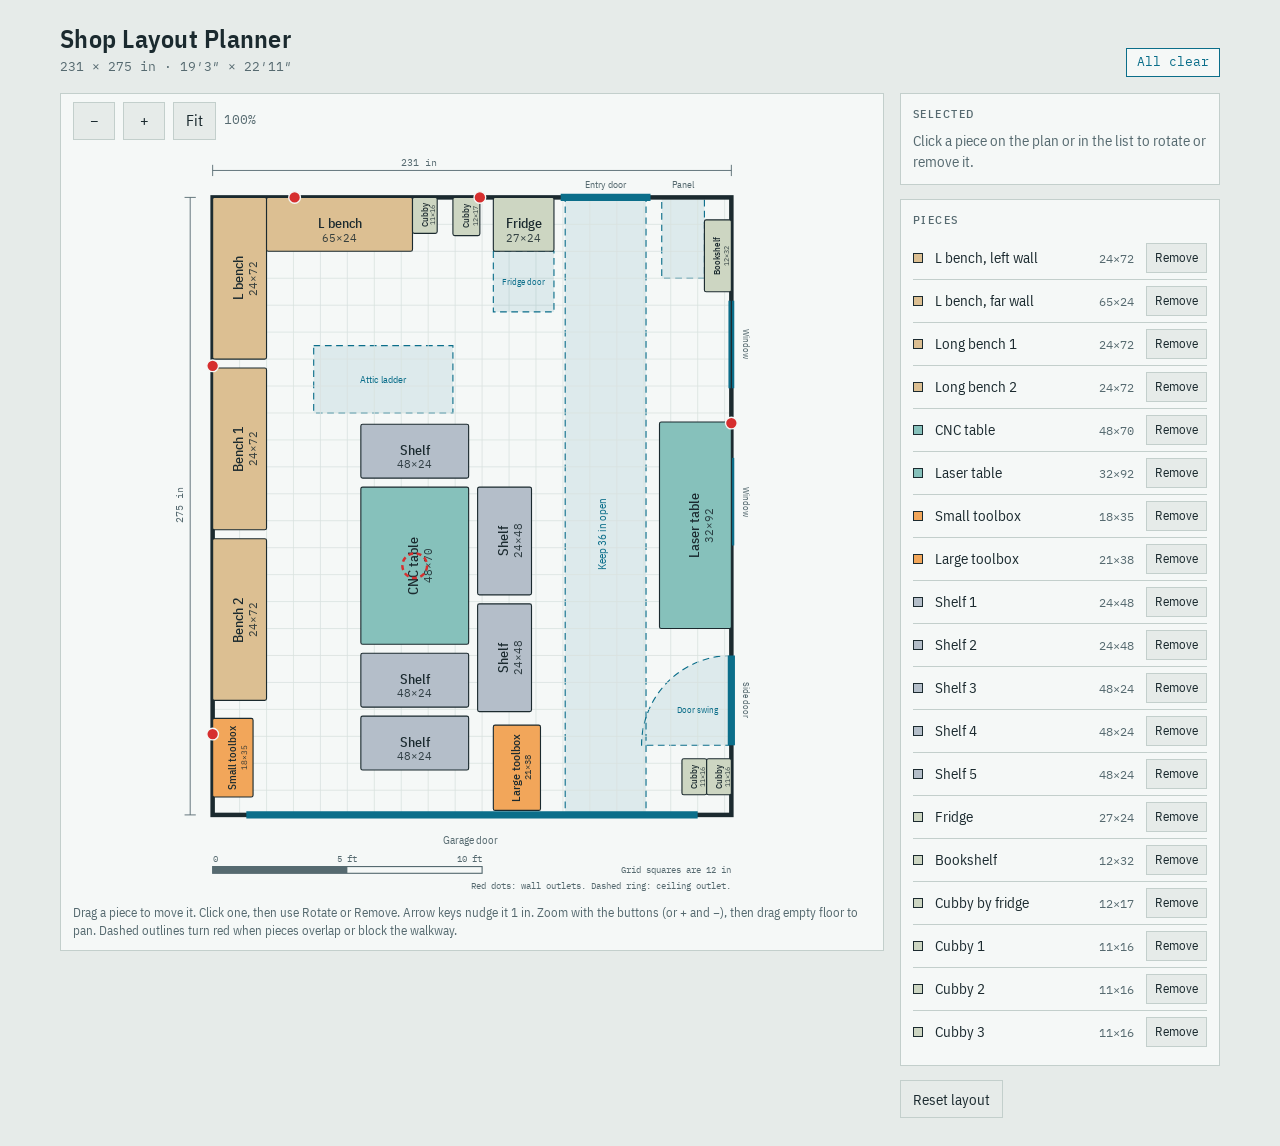
<file: shop-planner/index.html>
<!doctype html>
<html lang="en">
<head>
<meta charset="utf-8">
<meta name="viewport" content="width=device-width, initial-scale=1">
<title>Shop Layout Planner | Liquid Machine</title>
<meta name="description" content="A drag-and-drop floor plan tool for a woodworking and laser shop, built by Liquid Machine.">
<link rel="icon" href="/favicon.svg" type="image/svg+xml">
<link rel="preconnect" href="https://fonts.googleapis.com">
<link rel="preconnect" href="https://fonts.gstatic.com" crossorigin>
<link href="https://fonts.googleapis.com/css2?family=IBM+Plex+Mono:wght@400;500&family=IBM+Plex+Sans+Condensed:wght@400;500;600&display=swap" rel="stylesheet">
<style>
/* Layout: drafting-sheet plan on the left, piece list and controls on the right; stacks on phones. */
:root {
  --bg: #e6ebe9;
  --surface: #f5f8f7;
  --ink: #1b2a2f;
  --muted: #566a70;
  --line: #c3cfcc;
  --grid: #d9e2df;
  --accent: #0b6e8a;
  --warn: #c22a2a;
  --zone: rgba(11, 110, 138, 0.10);
  --door: #0b6e8a;
  --outlet: #d62f2f;
  --piece-ink: #1b2a2f;
  --bench: #dcbf92;
  --machine: #86c1bb;
  --tool: #f2a65a;
  --shelf: #b4bec9;
  --small: #cdd6c2;
  --font-ui: "IBM Plex Sans Condensed", "Arial Narrow", "Helvetica Neue", Arial, sans-serif;
  --font-mono: "IBM Plex Mono", ui-monospace, "SF Mono", Menlo, Consolas, monospace;
}
@media (prefers-color-scheme: dark) {
  :root:not([data-theme="light"]) {
    --bg: #12181b;
    --surface: #192024;
    --ink: #e3ebe8;
    --muted: #92a3a8;
    --line: #34434b;
    --grid: #232e34;
    --accent: #5cc2de;
    --warn: #ff7a7a;
    --zone: rgba(92, 194, 222, 0.12);
    --door: #5cc2de;
    --outlet: #ff6b6b;
    --piece-ink: #f0f5f3;
    --bench: #7a6340;
    --machine: #2f6b67;
    --tool: #a4602a;
    --shelf: #485563;
    --small: #4d5c49;
    color-scheme: dark;
  }
}
:root[data-theme="dark"] {
  --bg: #12181b;
  --surface: #192024;
  --ink: #e3ebe8;
  --muted: #92a3a8;
  --line: #34434b;
  --grid: #232e34;
  --accent: #5cc2de;
  --warn: #ff7a7a;
  --zone: rgba(92, 194, 222, 0.12);
  --door: #5cc2de;
  --outlet: #ff6b6b;
  --piece-ink: #f0f5f3;
  --bench: #7a6340;
  --machine: #2f6b67;
  --tool: #a4602a;
  --shelf: #485563;
  --small: #4d5c49;
  color-scheme: dark;
}

* { box-sizing: border-box; }
body {
  background: var(--bg);
  color: var(--ink);
  font-family: var(--font-ui);
  font-size: 15px;
  line-height: 1.4;
  padding-block: 20px 28px;
  padding-left: max(16px, env(safe-area-inset-left, 0px));
  padding-right: max(16px, env(safe-area-inset-right, 0px));
}
.wrap { max-width: 1160px; margin: 0 auto; display: flex; flex-direction: column; gap: 16px; }
header { display: flex; flex-wrap: wrap; align-items: end; justify-content: space-between; gap: 8px 16px; }
h1 { margin: 0; font-size: 26px; font-weight: 600; letter-spacing: 0.01em; text-wrap: balance; }
.sub { margin: 2px 0 0; color: var(--muted); font-family: var(--font-mono); font-size: 13px; }
.status {
  font-family: var(--font-mono); font-size: 13px; padding: 4px 10px;
  border: 1px solid var(--line); background: var(--surface); color: var(--muted);
}
.status { white-space: nowrap; }
.status.bad { color: var(--warn); border-color: var(--warn); }
.status.ok { color: var(--accent); border-color: var(--accent); }

.stage { display: grid; grid-template-columns: minmax(0, 1fr) 320px; gap: 16px; align-items: start; }
.plan { background: var(--surface); border: 1px solid var(--line); padding: 8px; min-width: 0; }
.plan svg { display: block; width: 100%; height: calc(100vh - 150px); min-height: 520px; user-select: none; -webkit-user-select: none; }
.zoombar { display: flex; align-items: center; gap: 8px; margin: 0 4px 8px; }
.zoombar button { min-width: 42px; padding: 5px 12px; font-size: 16px; }
.zoombar .zl { font-family: var(--font-mono); font-size: 13px; color: var(--muted); min-width: 48px; }
.hint { margin: 6px 4px 2px; color: var(--muted); font-size: 13px; }

.side { display: flex; flex-direction: column; gap: 14px; min-width: 0; }
.card { background: var(--surface); border: 1px solid var(--line); padding: 12px; }
.card h2 { margin: 0 0 8px; font-size: 12px; letter-spacing: 0.12em; text-transform: uppercase; color: var(--muted); font-weight: 500; }
.sel-name { font-size: 18px; font-weight: 600; margin: 0; }
.sel-size { font-family: var(--font-mono); font-size: 13px; color: var(--muted); margin: 2px 0 10px; }
.sel-flags { color: var(--warn); font-size: 13px; margin: 0 0 10px; }
.btns { display: flex; flex-wrap: wrap; gap: 8px; }
button {
  font: inherit; color: var(--ink); background: var(--bg); border: 1px solid var(--line);
  padding: 7px 12px; cursor: pointer; min-height: 38px;
}
button:hover { border-color: var(--accent); }
button:focus-visible, .pick:focus-visible { outline: 2px solid var(--accent); outline-offset: 2px; }
button.danger:hover { border-color: var(--warn); color: var(--warn); }
button.primary { background: var(--accent); border-color: var(--accent); color: var(--surface); }
kbd { font-family: var(--font-mono); font-size: 11px; border: 1px solid var(--line); padding: 0 4px; margin-left: 4px; color: var(--muted); }

ul.list { list-style: none; margin: 0; padding: 0; display: flex; flex-direction: column; }
.row { display: flex; align-items: center; gap: 8px; border-top: 1px solid var(--line); padding: 4px 0; min-width: 0; }
.row:first-child { border-top: 0; }
.row.sel { background: var(--zone); }
.pick { flex: 1; min-width: 0; text-align: left; background: none; border: 0; padding: 6px 4px; min-height: 34px; display: flex; justify-content: space-between; gap: 8px; align-items: baseline; }
.pick .nm { overflow: hidden; text-overflow: ellipsis; white-space: nowrap; }
.pick .dim { font-family: var(--font-mono); font-size: 12px; color: var(--muted); white-space: nowrap; }
.row .pill { font-size: 11px; color: var(--warn); border: 1px solid var(--warn); padding: 0 5px; white-space: nowrap; }
.row .mini { min-height: 30px; padding: 3px 8px; font-size: 13px; }
.row.removed .nm { text-decoration: line-through; color: var(--muted); }
.swatch { width: 10px; height: 10px; flex: none; border: 1px solid var(--ink); }

/* plan drawing */
.piece { cursor: grab; touch-action: none; }
.piece:active { cursor: grabbing; }
.piece rect { stroke: var(--ink); stroke-width: 0.5; fill: var(--c); }
.piece.sel rect { stroke: var(--accent); stroke-width: 1.8; }
.piece.bad rect { stroke: var(--warn); stroke-width: 1.3; stroke-dasharray: 3 1.5; }
.piece text { fill: var(--piece-ink); pointer-events: none; font-family: var(--font-ui); font-weight: 500; }
.piece text.d { font-family: var(--font-mono); font-weight: 400; opacity: 0.85; }
.cat-bench { --c: var(--bench); }
.cat-machine { --c: var(--machine); }
.cat-tool { --c: var(--tool); }
.cat-shelf { --c: var(--shelf); }
.cat-small { --c: var(--small); }
.t-note { fill: var(--muted); font-family: var(--font-ui); }
.t-mono { fill: var(--muted); font-family: var(--font-mono); }
.t-zone { fill: var(--accent); font-family: var(--font-ui); }

@media (max-width: 860px) {
  .stage { grid-template-columns: minmax(0, 1fr); }
  .plan svg { height: 78vh; min-height: 460px; }
  h1 { font-size: 23px; }
  header { flex-direction: column; align-items: flex-start; }
}
@media (prefers-reduced-motion: no-preference) {
  .piece rect { transition: stroke 0.12s; }
}
body{margin:0}
[hidden]{display:none!important}
</style>
</head>
<body>

<div class="wrap">
  <header>
    <div>
      <h1>Shop Layout Planner</h1>
      <p class="sub">231 × 275 in · 19′3″ × 22′11″</p>
    </div>
    <div class="status ok" id="status" role="status">All clear</div>
  </header>

  <div class="stage">
    <div class="plan">
      <div class="zoombar">
        <button id="zout" type="button" aria-label="Zoom out">&minus;</button>
        <button id="zin" type="button" aria-label="Zoom in">+</button>
        <button id="zfit" type="button" aria-label="Fit whole room">Fit</button>
        <span class="zl" id="zlabel">100%</span>
      </div>
      <svg id="svg" viewBox="-18 -22 267 334" role="img" aria-label="Top-down plan of the shop with movable furniture and equipment">
        <g id="static"></g>
        <g id="openings" pointer-events="none"></g>
        <g id="pieces"></g>
        <g id="over" pointer-events="none"></g>
      </svg>
      <p class="hint">Drag a piece to move it. Click one, then use Rotate or Remove. Arrow keys nudge it 1 in. Zoom with the buttons (or + and −), then drag empty floor to pan. Dashed outlines turn red when pieces overlap or block the walkway.</p>
    </div>

    <aside class="side">
      <section class="card" id="selCard" aria-live="polite"></section>
      <section class="card">
        <h2>Pieces</h2>
        <ul class="list" id="list"></ul>
      </section>
      <div class="btns"><button id="reset" type="button">Reset layout</button></div>
    </aside>
  </div>
</div>

<script>
(function () {
  var NS = 'http://www.w3.org/2000/svg';
  var ROOM = { w: 231, h: 275 };
  var STORE = 'shop-layout-planner-v2';

  // Real sizes in inches, in plan orientation (w across, h down). Positions are a starting arrangement.
  var DEFAULTS = [
    { id: 'lbl', name: 'L bench, left wall', label: 'L bench', w: 24, h: 72, x: 0, y: 0, cat: 'bench' },
    { id: 'lbf', name: 'L bench, far wall', label: 'L bench', w: 65, h: 24, x: 24, y: 0, cat: 'bench' },
    { id: 'bn1', name: 'Long bench 1', label: 'Bench 1', w: 24, h: 72, x: 0, y: 76, cat: 'bench' },
    { id: 'bn2', name: 'Long bench 2', label: 'Bench 2', w: 24, h: 72, x: 0, y: 152, cat: 'bench' },
    { id: 'cnc', name: 'CNC table', label: 'CNC table', w: 48, h: 70, x: 66, y: 129, cat: 'machine' },
    { id: 'las', name: 'Laser table', label: 'Laser table', w: 32, h: 92, x: 199, y: 100, cat: 'machine' },
    { id: 'tbs', name: 'Small toolbox', label: 'Small toolbox', w: 18, h: 35, x: 0, y: 232, cat: 'tool' },
    { id: 'tbl', name: 'Large toolbox', label: 'Large toolbox', w: 21, h: 38, x: 125, y: 235, cat: 'tool' },
    { id: 'sh1', name: 'Shelf 1', label: 'Shelf', w: 24, h: 48, x: 118, y: 129, cat: 'shelf' },
    { id: 'sh2', name: 'Shelf 2', label: 'Shelf', w: 24, h: 48, x: 118, y: 181, cat: 'shelf' },
    { id: 'sh3', name: 'Shelf 3', label: 'Shelf', w: 48, h: 24, x: 66, y: 203, cat: 'shelf' },
    { id: 'sh4', name: 'Shelf 4', label: 'Shelf', w: 48, h: 24, x: 66, y: 231, cat: 'shelf' },
    { id: 'sh5', name: 'Shelf 5', label: 'Shelf', w: 48, h: 24, x: 66, y: 101, cat: 'shelf' },
    { id: 'frg', name: 'Fridge', label: 'Fridge', w: 27, h: 24, x: 125, y: 0, cat: 'small', door: { side: 'b', depth: 27 } },
    { id: 'bks', name: 'Bookshelf', label: 'Bookshelf', w: 12, h: 32, x: 219, y: 10, cat: 'small' },
    { id: 'cbf', name: 'Cubby by fridge', label: 'Cubby', w: 12, h: 17, x: 107, y: 0, cat: 'small' },
    { id: 'cb1', name: 'Cubby 1', label: 'Cubby', w: 11, h: 16, x: 89, y: 0, cat: 'small' },
    { id: 'cb2', name: 'Cubby 2', label: 'Cubby', w: 11, h: 16, x: 209, y: 250, cat: 'small' },
    { id: 'cb3', name: 'Cubby 3', label: 'Cubby', w: 11, h: 16, x: 220, y: 250, cat: 'small' }
  ];

  // Areas that must stay open.
  var ZONES = [
    { id: 'path', name: 'the 36 in walkway', x: 157, y: 0, w: 36, h: 275 },
    { id: 'panel', name: 'the electrical panel', x: 200, y: 0, w: 19, h: 36 },
    { id: 'ladder', name: 'the attic ladder area', x: 45, y: 66, w: 62, h: 30 },
    // Side door swings into the room, hinged on the right-hand (garage-side) end; quarter circle of 40 in.
    { id: 'sidedoor', name: 'the side door swing', x: 191, y: 204, w: 40, h: 40, sector: true, hx: 231, hy: 244, r: 40 }
  ];

  var pieces = DEFAULTS.map(function (d) {
    return { id: d.id, name: d.name, label: d.label, cat: d.cat, w: d.w, h: d.h, x: d.x, y: d.y, removed: false, flags: [],
      door: d.door ? { side: d.door.side, depth: d.door.depth } : null };
  });
  var byId = {};
  pieces.forEach(function (p) { byId[p.id] = p; });
  var defById = {};
  DEFAULTS.forEach(function (d) { defById[d.id] = d; });
  var selected = null;
  var nodes = {};

  var svg = document.getElementById('svg');
  var gStatic = document.getElementById('static');
  var gPieces = document.getElementById('pieces');

  function el(name, attrs, parent) {
    var e = document.createElementNS(NS, name);
    for (var k in attrs) { if (Object.prototype.hasOwnProperty.call(attrs, k)) e.setAttribute(k, attrs[k]); }
    if (parent) parent.appendChild(e);
    return e;
  }
  function txt(parent, attrs, s) {
    var t = el('text', attrs, parent);
    t.textContent = s;
    return t;
  }
  function ft(n) {
    var f = Math.floor(n / 12), i = n % 12;
    var s = (f ? f + '′' : '') + (i ? i + '″' : '');
    return s || '0″';
  }

  /* ---------- static drawing ---------- */
  function drawStatic() {
    var i;
    // zones first (under everything)
    ZONES.forEach(function (z) {
      if (z.sector) {
        el('path', { d: 'M' + z.hx + ' ' + z.hy + ' L' + z.hx + ' ' + (z.hy - z.r) + ' A' + z.r + ' ' + z.r + ' 0 0 0 ' + (z.hx - z.r) + ' ' + z.hy + ' Z', fill: 'var(--zone)', stroke: 'var(--accent)', 'stroke-width': 0.5, 'stroke-dasharray': '3 2' }, gStatic);
      } else {
        el('rect', { x: z.x, y: z.y, width: z.w, height: z.h, fill: 'var(--zone)', stroke: 'var(--accent)', 'stroke-width': 0.5, 'stroke-dasharray': '3 2' }, gStatic);
      }
    });
    // room fill
    var room = el('rect', { x: 0, y: 0, width: ROOM.w, height: ROOM.h, fill: 'none', stroke: 'var(--ink)', 'stroke-width': 2 });
    // 1 ft grid
    for (i = 12; i < ROOM.w; i += 12) el('line', { x1: i, y1: 0, x2: i, y2: ROOM.h, stroke: 'var(--grid)', 'stroke-width': 0.35 }, gStatic);
    for (i = 12; i < ROOM.h; i += 12) el('line', { x1: 0, y1: i, x2: ROOM.w, y2: i, stroke: 'var(--grid)', 'stroke-width': 0.35 }, gStatic);
    gStatic.appendChild(room);

    // garage door (bottom wall), entry door (top), side door (right), window (right)
    el('line', { x1: 15, y1: ROOM.h, x2: 216, y2: ROOM.h, stroke: 'var(--door)', 'stroke-width': 3.2 }, gStatic);
    el('line', { x1: 155, y1: 0, x2: 195, y2: 0, stroke: 'var(--door)', 'stroke-width': 3.2 }, gStatic);
    el('line', { x1: ROOM.w, y1: 204, x2: ROOM.w, y2: 244, stroke: 'var(--door)', 'stroke-width': 3.2 }, gStatic);
    [46, 116].forEach(function (y0) {
      el('line', { x1: ROOM.w - 0.8, y1: y0, x2: ROOM.w - 0.8, y2: y0 + 39, stroke: 'var(--accent)', 'stroke-width': 1 }, gStatic);
      el('line', { x1: ROOM.w + 0.8, y1: y0, x2: ROOM.w + 0.8, y2: y0 + 39, stroke: 'var(--accent)', 'stroke-width': 1 }, gStatic);
      txt(gStatic, { x: ROOM.w + 5, y: y0 + 19.5, 'font-size': 4.2, class: 't-note', 'text-anchor': 'middle', transform: 'rotate(90 ' + (ROOM.w + 5) + ' ' + (y0 + 19.5) + ')' }, 'Window');
    });

    // labels
    txt(gStatic, { x: 175, y: -4, 'text-anchor': 'middle', 'font-size': 4.6, class: 't-note' }, 'Entry door');
    txt(gStatic, { x: 209.5, y: -4, 'text-anchor': 'middle', 'font-size': 4.6, class: 't-note' }, 'Panel');
    txt(gStatic, { x: 115, y: 288, 'text-anchor': 'middle', 'font-size': 5, class: 't-note' }, 'Garage door');
    txt(gStatic, { x: ROOM.w + 5, y: 224, 'font-size': 4.2, class: 't-note', 'text-anchor': 'middle', transform: 'rotate(90 ' + (ROOM.w + 5) + ' 224)' }, 'Side door');
    txt(gStatic, { x: 175, y: 150, 'text-anchor': 'middle', 'font-size': 5, class: 't-zone', transform: 'rotate(-90 175 150)' }, 'Keep 36 in open');
    txt(gStatic, { x: 76, y: 81, 'text-anchor': 'middle', 'dominant-baseline': 'central', 'font-size': 4.6, class: 't-zone' }, 'Attic ladder');
    txt(gStatic, { x: 216, y: 228, 'text-anchor': 'middle', 'dominant-baseline': 'central', 'font-size': 3.8, class: 't-zone' }, 'Door swing');

    // overall dimensions
    el('line', { x1: 0, y1: -12, x2: ROOM.w, y2: -12, stroke: 'var(--muted)', 'stroke-width': 0.4 }, gStatic);
    el('line', { x1: 0, y1: -14.5, x2: 0, y2: -9.5, stroke: 'var(--muted)', 'stroke-width': 0.4 }, gStatic);
    el('line', { x1: ROOM.w, y1: -14.5, x2: ROOM.w, y2: -9.5, stroke: 'var(--muted)', 'stroke-width': 0.4 }, gStatic);
    var tb = txt(gStatic, { x: 92, y: -14, 'text-anchor': 'middle', 'font-size': 4.6, class: 't-mono' }, '231 in');
    el('line', { x1: -10, y1: 0, x2: -10, y2: ROOM.h, stroke: 'var(--muted)', 'stroke-width': 0.4 }, gStatic);
    el('line', { x1: -12.5, y1: 0, x2: -7.5, y2: 0, stroke: 'var(--muted)', 'stroke-width': 0.4 }, gStatic);
    el('line', { x1: -12.5, y1: ROOM.h, x2: -7.5, y2: ROOM.h, stroke: 'var(--muted)', 'stroke-width': 0.4 }, gStatic);
    txt(gStatic, { x: -13, y: 137, 'text-anchor': 'middle', 'font-size': 4.6, class: 't-mono', transform: 'rotate(-90 -13 137)' }, '275 in');

    // scale bar: 10 ft
    el('rect', { x: 0, y: 298, width: 120, height: 3, fill: 'none', stroke: 'var(--muted)', 'stroke-width': 0.5 }, gStatic);
    el('rect', { x: 0, y: 298, width: 60, height: 3, fill: 'var(--muted)' }, gStatic);
    txt(gStatic, { x: 0, y: 296, 'font-size': 4, class: 't-mono' }, '0');
    txt(gStatic, { x: 60, y: 296, 'font-size': 4, class: 't-mono', 'text-anchor': 'middle' }, '5 ft');
    txt(gStatic, { x: 120, y: 296, 'font-size': 4, class: 't-mono', 'text-anchor': 'end' }, '10 ft');
    txt(gStatic, { x: ROOM.w, y: 301, 'font-size': 4, class: 't-mono', 'text-anchor': 'end' }, 'Grid squares are 12 in');
    txt(gStatic, { x: ROOM.w, y: 308, 'font-size': 4, class: 't-mono', 'text-anchor': 'end' }, 'Red dots: wall outlets. Dashed ring: ceiling outlet.');
  }

  // Outlets sit above the pieces so they stay visible. Distances are from the top wall and left wall.
  function drawOver() {
    var gOver = document.getElementById('over');
    [[0, 75], [0, 239], [36.5, 0], [119, 0], [ROOM.w, 100.5]].forEach(function (o) {
      el('circle', { cx: o[0], cy: o[1], r: 2.6, fill: 'var(--outlet)', stroke: 'var(--surface)', 'stroke-width': 0.6 }, gOver);
    });
    el('circle', { cx: 90, cy: 164, r: 5.5, fill: 'none', stroke: 'var(--outlet)', 'stroke-width': 1.1, 'stroke-dasharray': '2.2 1.6' }, gOver);
  }

  /* ---------- pieces ---------- */
  function sizeText(p) { return p.w + '×' + p.h; }

  function drawPiece(p) {
    var g = nodes[p.id];
    while (g.firstChild) g.removeChild(g.firstChild);
    g.setAttribute('transform', 'translate(' + p.x + ' ' + p.y + ')');
    g.style.display = p.removed ? 'none' : '';
    el('rect', { x: 0, y: 0, width: p.w, height: p.h, rx: 0.8 }, g);
    var vertical = p.h > p.w * 1.25;
    var longAx = vertical ? p.h : p.w;
    var shortAx = vertical ? p.w : p.h;
    var fs = Math.min(6.2, shortAx / 2.9, longAx * 0.92 / (p.label.length * 0.52));
    if (fs < 2.6) fs = 2.6;
    var dims = sizeText(p);
    var dfs = fs * 0.78;
    var showDims = shortAx >= fs * 2.9 && dims.length * dfs * 0.62 <= longAx;
    var lg = el('g', { transform: 'translate(' + (p.w / 2) + ' ' + (p.h / 2) + ')' + (vertical ? ' rotate(-90)' : '') }, g);
    txt(lg, { x: 0, y: showDims ? -fs * 0.1 : 0, 'text-anchor': 'middle', 'dominant-baseline': 'central', 'font-size': fs }, p.label);
    if (showDims) {
      txt(lg, { x: 0, y: fs * 0.95, 'text-anchor': 'middle', 'dominant-baseline': 'central', 'font-size': dfs, class: 'd' }, dims);
    }
    updateClasses(p);
  }

  function updateClasses(p) {
    var g = nodes[p.id];
    var c = 'piece cat-' + p.cat;
    if (selected === p.id) c += ' sel';
    if (p.flags.length) c += ' bad';
    g.setAttribute('class', c);
  }

  function buildPieces() {
    pieces.forEach(function (p) {
      var g = el('g', { 'data-id': p.id, tabindex: '-1' }, gPieces);
      nodes[p.id] = g;
      g.addEventListener('pointerdown', function (e) { startDrag(e, p); });
      drawPiece(p);
    });
  }

  /* ---------- door-swing areas (fridge) ---------- */
  var gOpen = document.getElementById('openings');
  var openNodes = {};
  var SIDE_NEXT = { b: 'l', l: 't', t: 'r', r: 'b' }; // Rotate turns the piece clockwise
  function openingRect(p) {
    var d = p.door.depth;
    if (p.door.side === 'b') return { x: p.x, y: p.y + p.h, w: p.w, h: d };
    if (p.door.side === 't') return { x: p.x, y: p.y - d, w: p.w, h: d };
    if (p.door.side === 'l') return { x: p.x - d, y: p.y, w: d, h: p.h };
    return { x: p.x + p.w, y: p.y, w: d, h: p.h };
  }
  function updateOpenings() {
    pieces.forEach(function (p) {
      if (!p.door) return;
      var n = openNodes[p.id];
      if (!n) {
        n = openNodes[p.id] = { g: el('g', {}, gOpen) };
        n.rect = el('rect', { 'stroke-width': 0.5, 'stroke-dasharray': '3 2' }, n.g);
        n.text = txt(n.g, { 'text-anchor': 'middle', 'dominant-baseline': 'central', 'font-size': 3.8, class: 't-zone' }, p.label + ' door');
      }
      n.g.style.display = p.removed ? 'none' : '';
      var r = openingRect(p);
      var blocked = p.flags.some(function (f) { return f.indexOf('door blocked') === 0; });
      n.rect.setAttribute('x', r.x); n.rect.setAttribute('y', r.y);
      n.rect.setAttribute('width', r.w); n.rect.setAttribute('height', r.h);
      n.rect.setAttribute('fill', blocked ? 'var(--warn)' : 'var(--zone)');
      n.rect.setAttribute('fill-opacity', blocked ? 0.18 : 1);
      n.rect.setAttribute('stroke', blocked ? 'var(--warn)' : 'var(--accent)');
      var cx = r.x + r.w / 2, cy = r.y + r.h / 2;
      n.text.setAttribute('x', cx); n.text.setAttribute('y', cy);
      if (r.w < r.h * 0.8) n.text.setAttribute('transform', 'rotate(-90 ' + cx + ' ' + cy + ')');
      else n.text.removeAttribute('transform');
    });
  }

  /* ---------- overlap / clear-zone checks ---------- */
  function hit(a, b) {
    return a.x < b.x + b.w && a.x + a.w > b.x && a.y < b.y + b.h && a.y + a.h > b.y;
  }
  // A piece blocks a rectangular zone if it overlaps it, or a door-swing zone if it reaches into the quarter circle.
  function hitZone(p, z) {
    if (!hit(p, z)) return false;
    if (!z.sector) return true;
    var nx = Math.max(p.x, Math.min(z.hx, p.x + p.w)), ny = Math.max(p.y, Math.min(z.hy, p.y + p.h));
    var dx = nx - z.hx, dy = ny - z.hy;
    return dx * dx + dy * dy < z.r * z.r;
  }
  function analyze() {
    var bad = 0;
    pieces.forEach(function (p) { p.flags = []; });
    var act = pieces.filter(function (p) { return !p.removed; });
    for (var i = 0; i < act.length; i++) {
      for (var j = i + 1; j < act.length; j++) {
        if (hit(act[i], act[j])) {
          act[i].flags.push('overlaps ' + act[j].name);
          act[j].flags.push('overlaps ' + act[i].name);
        }
      }
      for (var k = 0; k < ZONES.length; k++) {
        if (hitZone(act[i], ZONES[k])) act[i].flags.push('blocks ' + ZONES[k].name);
      }
    }
    pieces.forEach(function (f) {
      if (!f.door || f.removed) return;
      var r = openingRect(f);
      act.forEach(function (q) {
        if (q !== f && hit(q, r)) {
          q.flags.push('blocks the ' + f.label.toLowerCase() + ' door');
          f.flags.push('door blocked by ' + q.name);
        }
      });
    });
    pieces.forEach(function (p) { if (p.flags.length) bad++; updateClasses(p); });
    updateOpenings();
    var st = document.getElementById('status');
    if (bad) {
      st.textContent = bad + (bad === 1 ? ' piece needs' : ' pieces need') + ' attention';
      st.className = 'status bad';
    } else {
      st.textContent = 'All clear';
      st.className = 'status ok';
    }
  }

  /* ---------- panels ---------- */
  function cap(s) { return s.charAt(0).toUpperCase() + s.slice(1); }

  function renderSel() {
    var card = document.getElementById('selCard');
    var p = selected ? byId[selected] : null;
    card.innerHTML = '';
    var h = document.createElement('h2');
    h.textContent = 'Selected';
    card.appendChild(h);
    if (!p || p.removed) {
      var m = document.createElement('p');
      m.style.margin = '0';
      m.style.color = 'var(--muted)';
      m.textContent = 'Click a piece on the plan or in the list to rotate or remove it.';
      card.appendChild(m);
      return;
    }
    var n = document.createElement('p'); n.className = 'sel-name'; n.textContent = p.name; card.appendChild(n);
    var s = document.createElement('p'); s.className = 'sel-size';
    s.textContent = p.w + ' × ' + p.h + ' in  (' + ft(p.w) + ' × ' + ft(p.h) + ')';
    card.appendChild(s);
    if (p.flags.length) {
      var f = document.createElement('p'); f.className = 'sel-flags';
      f.textContent = cap(p.flags.join('; ')) + '.';
      card.appendChild(f);
    }
    var b = document.createElement('div'); b.className = 'btns';
    var r = document.createElement('button'); r.type = 'button'; r.className = 'primary';
    r.innerHTML = 'Rotate <kbd>R</kbd>';
    r.addEventListener('click', function () { rotate(p); });
    var d = document.createElement('button'); d.type = 'button'; d.className = 'danger';
    d.innerHTML = 'Remove <kbd>Del</kbd>';
    d.addEventListener('click', function () { removePiece(p); });
    b.appendChild(r); b.appendChild(d);
    card.appendChild(b);
  }

  function renderList() {
    var ul = document.getElementById('list');
    ul.innerHTML = '';
    pieces.forEach(function (p) {
      var li = document.createElement('li');
      li.className = 'row' + (p.removed ? ' removed' : '') + (selected === p.id ? ' sel' : '');
      var sw = document.createElement('span'); sw.className = 'swatch'; sw.style.background = 'var(--' + p.cat + ')';
      li.appendChild(sw);
      var pick = document.createElement('button'); pick.type = 'button'; pick.className = 'pick';
      pick.innerHTML = '<span class="nm"></span><span class="dim"></span>';
      pick.firstChild.textContent = p.name;
      pick.lastChild.textContent = sizeText(p);
      pick.addEventListener('click', function () { if (!p.removed) select(p.id); });
      li.appendChild(pick);
      if (p.flags.length && !p.removed) {
        var pill = document.createElement('span'); pill.className = 'pill';
        pill.textContent = p.flags[0].indexOf('blocks') === 0 ? 'Blocks' : 'Overlap';
        li.appendChild(pill);
      }
      var act = document.createElement('button'); act.type = 'button'; act.className = 'mini';
      act.textContent = p.removed ? 'Put back' : 'Remove';
      act.setAttribute('aria-label', (p.removed ? 'Put back ' : 'Remove ') + p.name);
      act.addEventListener('click', function () { if (p.removed) restore(p); else removePiece(p); });
      li.appendChild(act);
      ul.appendChild(li);
    });
  }

  function refresh() {
    analyze();
    renderSel();
    renderList();
  }

  /* ---------- actions ---------- */
  function select(id) {
    var prev = selected;
    selected = id;
    if (prev && byId[prev]) updateClasses(byId[prev]);
    if (id && byId[id]) {
      updateClasses(byId[id]);
      if (gPieces.lastChild !== nodes[id]) gPieces.appendChild(nodes[id]); // bring to front
    }
    renderSel();
    renderList();
  }
  function clamp(p) {
    p.x = Math.max(0, Math.min(ROOM.w - p.w, p.x));
    p.y = Math.max(0, Math.min(ROOM.h - p.h, p.y));
  }
  function rotate(p) {
    var cx = p.x + p.w / 2, cy = p.y + p.h / 2;
    var t = p.w; p.w = p.h; p.h = t;
    if (p.door) p.door.side = SIDE_NEXT[p.door.side];
    p.x = Math.round(cx - p.w / 2);
    p.y = Math.round(cy - p.h / 2);
    clamp(p);
    drawPiece(p);
    refresh(); save();
  }
  function removePiece(p) {
    p.removed = true;
    if (selected === p.id) selected = null;
    drawPiece(p);
    refresh(); save();
  }
  function restore(p) {
    var d = defById[p.id];
    p.w = d.w; p.h = d.h; p.x = d.x; p.y = d.y; p.removed = false;
    if (d.door) p.door.side = d.door.side;
    drawPiece(p);
    select(p.id);
    refresh(); save();
  }

  /* ---------- dragging ---------- */
  var drag = null;
  var pan = null;
  function toSvg(e) {
    var pt = svg.createSVGPoint();
    pt.x = e.clientX; pt.y = e.clientY;
    return pt.matrixTransform(svg.getScreenCTM().inverse());
  }
  function startDrag(e, p) {
    if (e.button !== undefined && e.button !== 0) return;
    e.preventDefault();
    var g = nodes[p.id];
    select(p.id); // reorders the piece to the front, so do it before capturing the pointer
    var pt = toSvg(e);
    drag = { p: p, ox: pt.x - p.x, oy: pt.y - p.y, moved: false, id: e.pointerId, g: g };
    try { g.setPointerCapture(e.pointerId); } catch (err) {}
    g.addEventListener('pointermove', onMove);
    g.addEventListener('pointerup', onUp);
    g.addEventListener('pointercancel', onUp);
    g.addEventListener('lostpointercapture', onUp);
  }
  function onMove(e) {
    if (!drag) return;
    var pt = toSvg(e), p = drag.p;
    var nx = Math.round(pt.x - drag.ox), ny = Math.round(pt.y - drag.oy);
    var ox = p.x, oy = p.y;
    p.x = nx; p.y = ny; clamp(p);
    if (p.x !== ox || p.y !== oy) {
      drag.moved = true;
      drag.g.setAttribute('transform', 'translate(' + p.x + ' ' + p.y + ')');
      analyze();
    }
  }
  function onUp() {
    if (!drag) return;
    var g = drag.g;
    g.removeEventListener('pointermove', onMove);
    g.removeEventListener('pointerup', onUp);
    g.removeEventListener('pointercancel', onUp);
    g.removeEventListener('lostpointercapture', onUp);
    var moved = drag.moved;
    drag = null;
    if (moved) { refresh(); save(); }
  }

  document.addEventListener('keydown', function (e) {
    var tag = (e.target && e.target.tagName) || '';
    if (tag === 'INPUT' || tag === 'TEXTAREA' || tag === 'SELECT') return;
    if (e.key === '+' || e.key === '=') { zoomBy(1.4); return; }
    if (e.key === '-') { zoomBy(1 / 1.4); return; }
    var p = selected ? byId[selected] : null;
    if (!p || p.removed) return;
    var k = e.key, step = e.shiftKey ? 6 : 1;
    if (k === 'r' || k === 'R') { e.preventDefault(); rotate(p); }
    else if (k === 'Delete' || k === 'Backspace') { e.preventDefault(); removePiece(p); }
    else if (k === 'ArrowLeft' || k === 'ArrowRight' || k === 'ArrowUp' || k === 'ArrowDown') {
      e.preventDefault();
      if (k === 'ArrowLeft') p.x -= step;
      if (k === 'ArrowRight') p.x += step;
      if (k === 'ArrowUp') p.y -= step;
      if (k === 'ArrowDown') p.y += step;
      clamp(p);
      nodes[p.id].setAttribute('transform', 'translate(' + p.x + ' ' + p.y + ')');
      refresh(); save();
    }
  });

  /* ---------- save / reset ---------- */
  function save() {
    try {
      var out = {};
      pieces.forEach(function (p) { out[p.id] = { x: p.x, y: p.y, w: p.w, h: p.h, r: p.removed ? 1 : 0, s: p.door ? p.door.side : 0 }; });
      localStorage.setItem(STORE, JSON.stringify(out));
    } catch (err) {}
  }
  function load() {
    try {
      var raw = localStorage.getItem(STORE);
      if (!raw) return;
      var d = JSON.parse(raw);
      pieces.forEach(function (p) {
        var s = d && d[p.id];
        if (!s) return;
        var okNum = function (v) { return typeof v === 'number' && isFinite(v); };
        if (okNum(s.x) && okNum(s.y) && okNum(s.w) && okNum(s.h)) {
          var def = defById[p.id];
          var sameShape = (s.w === def.w && s.h === def.h) || (s.w === def.h && s.h === def.w);
          if (sameShape) { p.w = s.w; p.h = s.h; p.x = s.x; p.y = s.y; clamp(p); }
        }
        p.removed = s.r === 1;
        if (p.door && /^[btlr]$/.test(s.s)) p.door.side = s.s;
      });
    } catch (err) {}
  }

  var resetBtn = document.getElementById('reset');
  var resetTimer = null;
  resetBtn.addEventListener('click', function () {
    if (!resetTimer) {
      resetBtn.textContent = 'Click again to reset';
      resetBtn.classList.add('danger');
      resetTimer = setTimeout(function () { resetBtn.textContent = 'Reset layout'; resetBtn.classList.remove('danger'); resetTimer = null; }, 3000);
      return;
    }
    clearTimeout(resetTimer); resetTimer = null;
    resetBtn.textContent = 'Reset layout'; resetBtn.classList.remove('danger');
    pieces.forEach(function (p) {
      var d = defById[p.id];
      p.w = d.w; p.h = d.h; p.x = d.x; p.y = d.y; p.removed = false;
      if (d.door) p.door.side = d.door.side;
      drawPiece(p);
    });
    selected = null;
    refresh(); save();
  });

  /* ---------- zoom and pan ---------- */
  var BASE = { x: -18, y: -22, w: 267, h: 334 };
  var view = { z: 1, cx: BASE.x + BASE.w / 2, cy: BASE.y + BASE.h / 2 };
  function applyView() {
    // The view always matches the shape of the plan area, so zooming in uses all of it.
    var ew = svg.clientWidth || BASE.w, eh = svg.clientHeight || BASE.h;
    var A = ew / eh, bw, bh;
    if (A > BASE.w / BASE.h) { bh = BASE.h; bw = bh * A; } else { bw = BASE.w; bh = bw / A; }
    var w = bw / view.z, h = bh / view.z;
    function keep(c, size, min, len) {
      return size >= len ? min + len / 2 : Math.max(min + size / 2, Math.min(min + len - size / 2, c));
    }
    view.cx = keep(view.cx, w, BASE.x, BASE.w);
    view.cy = keep(view.cy, h, BASE.y, BASE.h);
    svg.setAttribute('viewBox', (view.cx - w / 2) + ' ' + (view.cy - h / 2) + ' ' + w + ' ' + h);
    document.getElementById('zlabel').textContent = Math.round(view.z * 100) + '%';
  }
  function zoomBy(f) {
    view.z = Math.max(1, Math.min(5, view.z * f));
    if (view.z < 1.02) view.z = 1;
    applyView();
  }
  document.getElementById('zin').addEventListener('click', function () { zoomBy(1.4); });
  document.getElementById('zout').addEventListener('click', function () { zoomBy(1 / 1.4); });
  document.getElementById('zfit').addEventListener('click', function () {
    view.z = 1; view.cx = BASE.x + BASE.w / 2; view.cy = BASE.y + BASE.h / 2; applyView();
  });

  // Stop the page from scrolling while a piece is dragged or the plan is panned by touch (Safari ignores touch-action on SVG shapes).
  svg.addEventListener('touchmove', function (e) { if (drag || pan) e.preventDefault(); }, { passive: false });

  svg.addEventListener('pointerdown', function (e) {
    if (e.target.closest && e.target.closest('.piece')) return;
    if (selected) { var prev = selected; selected = null; updateClasses(byId[prev]); renderSel(); renderList(); }
    if (view.z > 1) {
      pan = { sx: e.clientX, sy: e.clientY, cx: view.cx, cy: view.cy };
      try { svg.setPointerCapture(e.pointerId); } catch (err) {}
    }
  });
  svg.addEventListener('pointermove', function (e) {
    if (!pan) return;
    var k = svg.getScreenCTM().a;
    view.cx = pan.cx - (e.clientX - pan.sx) / k;
    view.cy = pan.cy - (e.clientY - pan.sy) / k;
    applyView();
  });
  function endPan() { pan = null; }
  svg.addEventListener('pointerup', endPan);
  svg.addEventListener('pointercancel', endPan);

  drawStatic();
  load();
  buildPieces();
  drawOver();
  refresh();
  applyView();
  window.addEventListener('resize', applyView);
})();
</script>
</body>
</html>
</file>
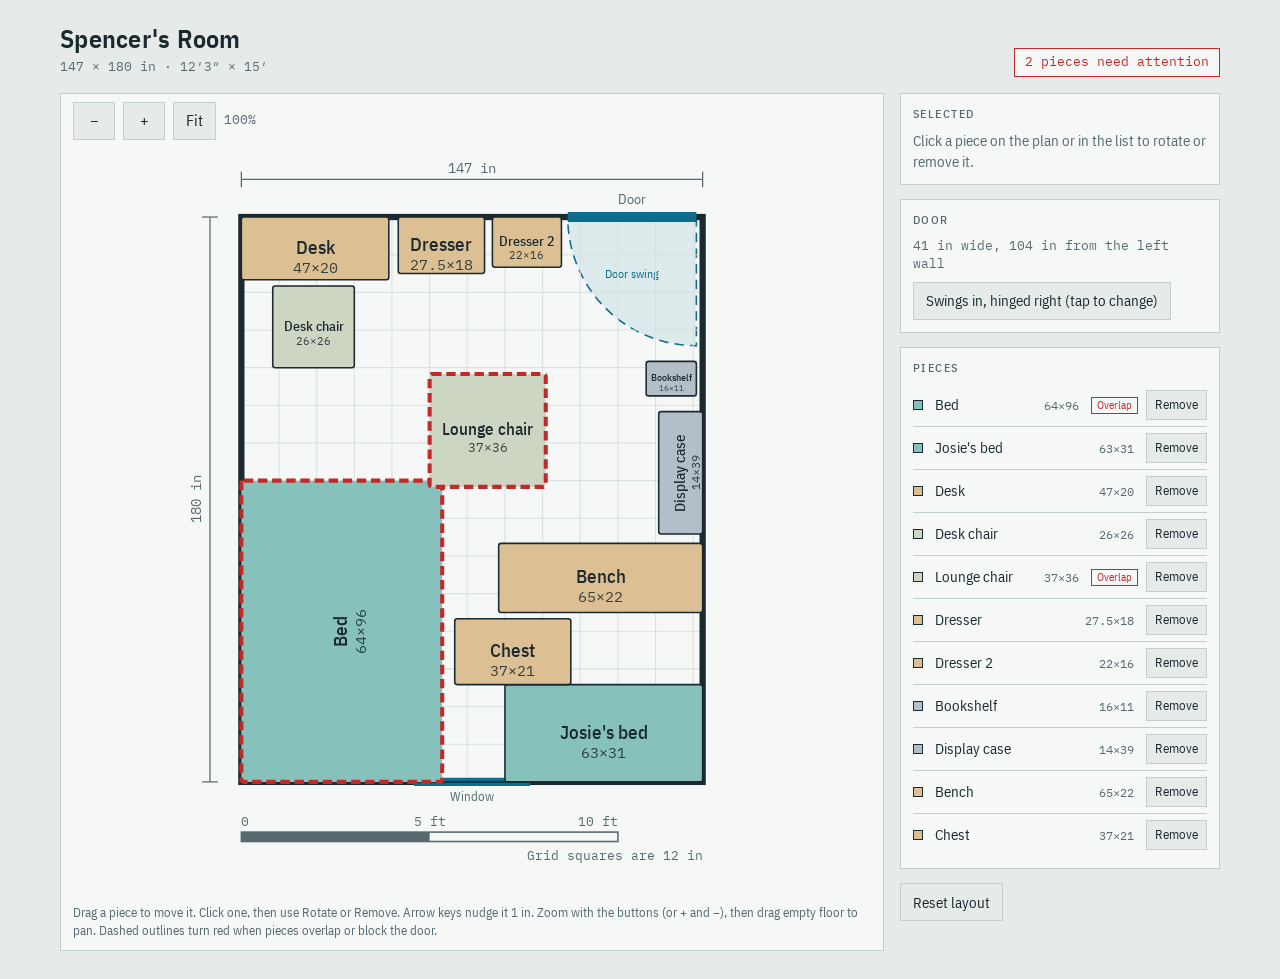
<file: spencers-room/index.html>
<!doctype html>
<html lang="en">
<head>
<meta charset="utf-8">
<meta name="viewport" content="width=device-width, initial-scale=1">
<title>Spencer's Room</title>
<meta name="description" content="A drag-and-drop floor plan tool for arranging furniture in a bedroom.">
<link rel="icon" href="/favicon.svg" type="image/svg+xml">
<link rel="preconnect" href="https://fonts.googleapis.com">
<link rel="preconnect" href="https://fonts.gstatic.com" crossorigin>
<link href="https://fonts.googleapis.com/css2?family=IBM+Plex+Mono:wght@400;500&family=IBM+Plex+Sans+Condensed:wght@400;500;600&display=swap" rel="stylesheet">
<style>
/* Layout: drafting-sheet plan on the left, piece list and controls on the right; stacks on phones. */
:root {
  --bg: #e6ebe9;
  --surface: #f5f8f7;
  --ink: #1b2a2f;
  --muted: #566a70;
  --line: #c3cfcc;
  --grid: #d9e2df;
  --accent: #0b6e8a;
  --warn: #c22a2a;
  --zone: rgba(11, 110, 138, 0.10);
  --door: #0b6e8a;
  --outlet: #d62f2f;
  --piece-ink: #1b2a2f;
  --bench: #dcbf92;
  --machine: #86c1bb;
  --tool: #f2a65a;
  --shelf: #b4bec9;
  --small: #cdd6c2;
  --font-ui: "IBM Plex Sans Condensed", "Arial Narrow", "Helvetica Neue", Arial, sans-serif;
  --font-mono: "IBM Plex Mono", ui-monospace, "SF Mono", Menlo, Consolas, monospace;
}
@media (prefers-color-scheme: dark) {
  :root:not([data-theme="light"]) {
    --bg: #12181b;
    --surface: #192024;
    --ink: #e3ebe8;
    --muted: #92a3a8;
    --line: #34434b;
    --grid: #232e34;
    --accent: #5cc2de;
    --warn: #ff7a7a;
    --zone: rgba(92, 194, 222, 0.12);
    --door: #5cc2de;
    --outlet: #ff6b6b;
    --piece-ink: #f0f5f3;
    --bench: #7a6340;
    --machine: #2f6b67;
    --tool: #a4602a;
    --shelf: #485563;
    --small: #4d5c49;
    color-scheme: dark;
  }
}
:root[data-theme="dark"] {
  --bg: #12181b;
  --surface: #192024;
  --ink: #e3ebe8;
  --muted: #92a3a8;
  --line: #34434b;
  --grid: #232e34;
  --accent: #5cc2de;
  --warn: #ff7a7a;
  --zone: rgba(92, 194, 222, 0.12);
  --door: #5cc2de;
  --outlet: #ff6b6b;
  --piece-ink: #f0f5f3;
  --bench: #7a6340;
  --machine: #2f6b67;
  --tool: #a4602a;
  --shelf: #485563;
  --small: #4d5c49;
  color-scheme: dark;
}

* { box-sizing: border-box; }
body {
  background: var(--bg);
  color: var(--ink);
  font-family: var(--font-ui);
  font-size: 15px;
  line-height: 1.4;
  padding-block: 20px 28px;
  padding-left: max(16px, env(safe-area-inset-left, 0px));
  padding-right: max(16px, env(safe-area-inset-right, 0px));
}
.wrap { max-width: 1160px; margin: 0 auto; display: flex; flex-direction: column; gap: 16px; }
header { display: flex; flex-wrap: wrap; align-items: end; justify-content: space-between; gap: 8px 16px; }
h1 { margin: 0; font-size: 26px; font-weight: 600; letter-spacing: 0.01em; text-wrap: balance; }
.sub { margin: 2px 0 0; color: var(--muted); font-family: var(--font-mono); font-size: 13px; }
.status {
  font-family: var(--font-mono); font-size: 13px; padding: 4px 10px;
  border: 1px solid var(--line); background: var(--surface); color: var(--muted);
}
.status { white-space: nowrap; }
.status.bad { color: var(--warn); border-color: var(--warn); }
.status.ok { color: var(--accent); border-color: var(--accent); }

.stage { display: grid; grid-template-columns: minmax(0, 1fr) 320px; gap: 16px; align-items: start; }
.plan { background: var(--surface); border: 1px solid var(--line); padding: 8px; min-width: 0; }
.plan svg { display: block; width: 100%; height: calc(100vh - 150px); min-height: 520px; user-select: none; -webkit-user-select: none; }
.zoombar { display: flex; align-items: center; gap: 8px; margin: 0 4px 8px; }
.zoombar button { min-width: 42px; padding: 5px 12px; font-size: 16px; }
.zoombar .zl { font-family: var(--font-mono); font-size: 13px; color: var(--muted); min-width: 48px; }
.hint { margin: 6px 4px 2px; color: var(--muted); font-size: 13px; }

.side { display: flex; flex-direction: column; gap: 14px; min-width: 0; }
.card { background: var(--surface); border: 1px solid var(--line); padding: 12px; }
.card h2 { margin: 0 0 8px; font-size: 12px; letter-spacing: 0.12em; text-transform: uppercase; color: var(--muted); font-weight: 500; }
.sel-name { font-size: 18px; font-weight: 600; margin: 0; }
.sel-size { font-family: var(--font-mono); font-size: 13px; color: var(--muted); margin: 2px 0 10px; }
.sel-flags { color: var(--warn); font-size: 13px; margin: 0 0 10px; }
.btns { display: flex; flex-wrap: wrap; gap: 8px; }
button {
  font: inherit; color: var(--ink); background: var(--bg); border: 1px solid var(--line);
  padding: 7px 12px; cursor: pointer; min-height: 38px;
}
button:hover { border-color: var(--accent); }
button:focus-visible, .pick:focus-visible { outline: 2px solid var(--accent); outline-offset: 2px; }
button.danger:hover { border-color: var(--warn); color: var(--warn); }
button.primary { background: var(--accent); border-color: var(--accent); color: var(--surface); }
kbd { font-family: var(--font-mono); font-size: 11px; border: 1px solid var(--line); padding: 0 4px; margin-left: 4px; color: var(--muted); }

ul.list { list-style: none; margin: 0; padding: 0; display: flex; flex-direction: column; }
.row { display: flex; align-items: center; gap: 8px; border-top: 1px solid var(--line); padding: 4px 0; min-width: 0; }
.row:first-child { border-top: 0; }
.row.sel { background: var(--zone); }
.pick { flex: 1; min-width: 0; text-align: left; background: none; border: 0; padding: 6px 4px; min-height: 34px; display: flex; justify-content: space-between; gap: 8px; align-items: baseline; }
.pick .nm { overflow: hidden; text-overflow: ellipsis; white-space: nowrap; }
.pick .dim { font-family: var(--font-mono); font-size: 12px; color: var(--muted); white-space: nowrap; }
.row .pill { font-size: 11px; color: var(--warn); border: 1px solid var(--warn); padding: 0 5px; white-space: nowrap; }
.row .mini { min-height: 30px; padding: 3px 8px; font-size: 13px; }
.row.removed .nm { text-decoration: line-through; color: var(--muted); }
.swatch { width: 10px; height: 10px; flex: none; border: 1px solid var(--ink); }

/* plan drawing */
.piece { cursor: grab; touch-action: none; }
.piece:active { cursor: grabbing; }
.piece rect { stroke: var(--ink); stroke-width: 0.5; fill: var(--c); }
.piece.sel rect { stroke: var(--accent); stroke-width: 1.8; }
.piece.bad rect { stroke: var(--warn); stroke-width: 1.3; stroke-dasharray: 3 1.5; }
.piece text { fill: var(--piece-ink); pointer-events: none; font-family: var(--font-ui); font-weight: 500; }
.piece text.d { font-family: var(--font-mono); font-weight: 400; opacity: 0.85; }
.cat-bed { --c: var(--machine); }
.cat-wood { --c: var(--bench); }
.cat-seat { --c: var(--small); }
.cat-shelf { --c: var(--shelf); }
.t-note { fill: var(--muted); font-family: var(--font-ui); }
.t-mono { fill: var(--muted); font-family: var(--font-mono); }
.t-zone { fill: var(--accent); font-family: var(--font-ui); }

@media (max-width: 860px) {
  .stage { grid-template-columns: minmax(0, 1fr); }
  .plan svg { height: 78vh; min-height: 460px; }
  h1 { font-size: 23px; }
  header { flex-direction: column; align-items: flex-start; }
}
@media (prefers-reduced-motion: no-preference) {
  .piece rect { transition: stroke 0.12s; }
}
body{margin:0}
[hidden]{display:none!important}
</style>
</head>
<body>

<div class="wrap">
  <header>
    <div>
      <h1>Spencer's Room</h1>
      <p class="sub">147 × 180 in · 12′3″ × 15′</p>
    </div>
    <div class="status ok" id="status" role="status">All clear</div>
  </header>

  <div class="stage">
    <div class="plan">
      <div class="zoombar">
        <button id="zout" type="button" aria-label="Zoom out">&minus;</button>
        <button id="zin" type="button" aria-label="Zoom in">+</button>
        <button id="zfit" type="button" aria-label="Fit whole room">Fit</button>
        <span class="zl" id="zlabel">100%</span>
      </div>
      <svg id="svg" viewBox="-18 -22 183 239" role="img" aria-label="Top-down plan of the room with movable furniture">
        <g id="static"></g>
        <g id="pieces"></g>
      </svg>
      <p class="hint">Drag a piece to move it. Click one, then use Rotate or Remove. Arrow keys nudge it 1 in. Zoom with the buttons (or + and −), then drag empty floor to pan. Dashed outlines turn red when pieces overlap or block the door.</p>
    </div>

    <aside class="side">
      <section class="card" id="selCard" aria-live="polite"></section>
      <section class="card">
        <h2>Door</h2>
        <p class="sel-size" style="margin-bottom:8px">41 in wide, 104 in from the left wall</p>
        <div class="btns"><button id="swing" type="button"></button></div>
      </section>
      <section class="card">
        <h2>Pieces</h2>
        <ul class="list" id="list"></ul>
      </section>
      <div class="btns"><button id="reset" type="button">Reset layout</button></div>
    </aside>
  </div>
</div>

<script>
(function () {
  var NS = 'http://www.w3.org/2000/svg';
  var ROOM = { w: 147, h: 180 };
  var DOOR = { x: 104, w: 41 }; // on the far (top) wall
  var STORE = 'room-layout-planner-v1';

  // Real sizes in inches, in plan orientation (w across, h down). Positions are a starting arrangement.
  var DEFAULTS = [
    { id: 'bed', name: 'Bed', label: 'Bed', w: 64, h: 96, x: 0, y: 84, cat: 'bed' },
    { id: 'jos', name: "Josie's bed", label: "Josie's bed", w: 63, h: 31, x: 84, y: 149, cat: 'bed' },
    { id: 'dsk', name: 'Desk', label: 'Desk', w: 47, h: 20, x: 0, y: 0, cat: 'wood' },
    { id: 'chr', name: 'Desk chair', label: 'Desk chair', w: 26, h: 26, x: 10, y: 22, cat: 'seat' },
    { id: 'lnc', name: 'Lounge chair', label: 'Lounge chair', w: 37, h: 36, x: 60, y: 50, cat: 'seat' },
    { id: 'dr1', name: 'Dresser', label: 'Dresser', w: 27.5, h: 18, x: 50, y: 0, cat: 'wood' },
    { id: 'dr2', name: 'Dresser 2', label: 'Dresser 2', w: 22, h: 16, x: 80, y: 0, cat: 'wood' },
    { id: 'bks', name: 'Bookshelf', label: 'Bookshelf', w: 16, h: 11, x: 129, y: 46, cat: 'shelf' },
    { id: 'dsp', name: 'Display case', label: 'Display case', w: 14, h: 39, x: 133, y: 62, cat: 'shelf' },
    { id: 'bch', name: 'Bench', label: 'Bench', w: 65, h: 22, x: 82, y: 104, cat: 'wood' },
    { id: 'cst', name: 'Chest', label: 'Chest', w: 37, h: 21, x: 68, y: 128, cat: 'wood' }
  ];

  // Door swing: into the room hinged on the right or left end, or out of the room (nothing to keep clear).
  var SWINGS = [
    { id: 'R', text: 'Swings in, hinged right' },
    { id: 'L', text: 'Swings in, hinged left' },
    { id: 'O', text: 'Swings out' }
  ];
  var swing = 'R';
  function zones() {
    if (swing === 'O') return [];
    var hx = swing === 'R' ? DOOR.x + DOOR.w : DOOR.x;
    return [{ id: 'door', name: 'the door swing', x: DOOR.x, y: 0, w: DOOR.w, h: DOOR.w, sector: true, hx: hx, hy: 0, r: DOOR.w }];
  }

  var pieces = DEFAULTS.map(function (d) {
    return { id: d.id, name: d.name, label: d.label, cat: d.cat, w: d.w, h: d.h, x: d.x, y: d.y, removed: false, flags: [] };
  });
  var byId = {};
  pieces.forEach(function (p) { byId[p.id] = p; });
  var defById = {};
  DEFAULTS.forEach(function (d) { defById[d.id] = d; });
  var selected = null;
  var nodes = {};

  var svg = document.getElementById('svg');
  var gStatic = document.getElementById('static');
  var gPieces = document.getElementById('pieces');
  var gZone = null;

  function el(name, attrs, parent) {
    var e = document.createElementNS(NS, name);
    for (var k in attrs) { if (Object.prototype.hasOwnProperty.call(attrs, k)) e.setAttribute(k, attrs[k]); }
    if (parent) parent.appendChild(e);
    return e;
  }
  function txt(parent, attrs, s) {
    var t = el('text', attrs, parent);
    t.textContent = s;
    return t;
  }
  function ft(n) {
    var f = Math.floor(n / 12), i = Math.round((n % 12) * 10) / 10;
    var s = (f ? f + '′' : '') + (i ? i + '″' : '');
    return s || '0″';
  }

  /* ---------- static drawing ---------- */
  function drawZones() {
    while (gZone.firstChild) gZone.removeChild(gZone.firstChild);
    zones().forEach(function (z) {
      var d = swing === 'R'
        ? 'M' + z.hx + ' 0 L' + z.hx + ' ' + z.r + ' A' + z.r + ' ' + z.r + ' 0 0 1 ' + (z.hx - z.r) + ' 0 Z'
        : 'M' + z.hx + ' 0 L' + z.hx + ' ' + z.r + ' A' + z.r + ' ' + z.r + ' 0 0 0 ' + (z.hx + z.r) + ' 0 Z';
      el('path', { d: d, fill: 'var(--zone)', stroke: 'var(--accent)', 'stroke-width': 0.5, 'stroke-dasharray': '3 2' }, gZone);
      txt(gZone, { x: DOOR.x + DOOR.w / 2, y: 18, 'text-anchor': 'middle', 'dominant-baseline': 'central', 'font-size': 3.8, class: 't-zone' }, 'Door swing');
    });
  }

  function drawStatic() {
    var i;
    gZone = el('g', {}, gStatic);
    drawZones();
    for (i = 12; i < ROOM.w; i += 12) el('line', { x1: i, y1: 0, x2: i, y2: ROOM.h, stroke: 'var(--grid)', 'stroke-width': 0.35 }, gStatic);
    for (i = 12; i < ROOM.h; i += 12) el('line', { x1: 0, y1: i, x2: ROOM.w, y2: i, stroke: 'var(--grid)', 'stroke-width': 0.35 }, gStatic);
    el('rect', { x: 0, y: 0, width: ROOM.w, height: ROOM.h, fill: 'none', stroke: 'var(--ink)', 'stroke-width': 2 }, gStatic);

    // door on the far wall
    el('line', { x1: DOOR.x, y1: 0, x2: DOOR.x + DOOR.w, y2: 0, stroke: 'var(--door)', 'stroke-width': 3.2 }, gStatic);
    txt(gStatic, { x: DOOR.x + DOOR.w / 2, y: -4, 'text-anchor': 'middle', 'font-size': 4.6, class: 't-note' }, 'Door');

    // window on the opposite (bottom) wall, 37 in wide, centered
    var wx = (ROOM.w - 37) / 2;
    el('line', { x1: wx, y1: ROOM.h - 0.8, x2: wx + 37, y2: ROOM.h - 0.8, stroke: 'var(--accent)', 'stroke-width': 1 }, gStatic);
    el('line', { x1: wx, y1: ROOM.h + 0.8, x2: wx + 37, y2: ROOM.h + 0.8, stroke: 'var(--accent)', 'stroke-width': 1 }, gStatic);
    txt(gStatic, { x: ROOM.w / 2, y: ROOM.h + 6, 'text-anchor': 'middle', 'font-size': 4.2, class: 't-note' }, 'Window');

    // overall dimensions
    el('line', { x1: 0, y1: -12, x2: ROOM.w, y2: -12, stroke: 'var(--muted)', 'stroke-width': 0.4 }, gStatic);
    el('line', { x1: 0, y1: -14.5, x2: 0, y2: -9.5, stroke: 'var(--muted)', 'stroke-width': 0.4 }, gStatic);
    el('line', { x1: ROOM.w, y1: -14.5, x2: ROOM.w, y2: -9.5, stroke: 'var(--muted)', 'stroke-width': 0.4 }, gStatic);
    txt(gStatic, { x: 73.5, y: -14, 'text-anchor': 'middle', 'font-size': 4.6, class: 't-mono' }, '147 in');
    el('line', { x1: -10, y1: 0, x2: -10, y2: ROOM.h, stroke: 'var(--muted)', 'stroke-width': 0.4 }, gStatic);
    el('line', { x1: -12.5, y1: 0, x2: -7.5, y2: 0, stroke: 'var(--muted)', 'stroke-width': 0.4 }, gStatic);
    el('line', { x1: -12.5, y1: ROOM.h, x2: -7.5, y2: ROOM.h, stroke: 'var(--muted)', 'stroke-width': 0.4 }, gStatic);
    txt(gStatic, { x: -13, y: 90, 'text-anchor': 'middle', 'font-size': 4.6, class: 't-mono', transform: 'rotate(-90 -13 90)' }, '180 in');

    // scale bar: 10 ft
    var by = ROOM.h + 16;
    el('rect', { x: 0, y: by, width: 120, height: 3, fill: 'none', stroke: 'var(--muted)', 'stroke-width': 0.5 }, gStatic);
    el('rect', { x: 0, y: by, width: 60, height: 3, fill: 'var(--muted)' }, gStatic);
    txt(gStatic, { x: 0, y: by - 2, 'font-size': 4, class: 't-mono' }, '0');
    txt(gStatic, { x: 60, y: by - 2, 'font-size': 4, class: 't-mono', 'text-anchor': 'middle' }, '5 ft');
    txt(gStatic, { x: 120, y: by - 2, 'font-size': 4, class: 't-mono', 'text-anchor': 'end' }, '10 ft');
    txt(gStatic, { x: ROOM.w, y: by + 9, 'font-size': 4, class: 't-mono', 'text-anchor': 'end' }, 'Grid squares are 12 in');
  }

  /* ---------- pieces ---------- */
  function sizeText(p) { return p.w + '×' + p.h; }

  function drawPiece(p) {
    var g = nodes[p.id];
    while (g.firstChild) g.removeChild(g.firstChild);
    g.setAttribute('transform', 'translate(' + p.x + ' ' + p.y + ')');
    g.style.display = p.removed ? 'none' : '';
    el('rect', { x: 0, y: 0, width: p.w, height: p.h, rx: 0.8 }, g);
    var vertical = p.h > p.w * 1.25;
    var longAx = vertical ? p.h : p.w;
    var shortAx = vertical ? p.w : p.h;
    var fs = Math.min(6.2, shortAx / 2.9, longAx * 0.92 / (p.label.length * 0.52));
    if (fs < 2.6) fs = 2.6;
    var dims = sizeText(p);
    var dfs = fs * 0.78;
    var showDims = shortAx >= fs * 2.9 && dims.length * dfs * 0.62 <= longAx;
    var lg = el('g', { transform: 'translate(' + (p.w / 2) + ' ' + (p.h / 2) + ')' + (vertical ? ' rotate(-90)' : '') }, g);
    txt(lg, { x: 0, y: showDims ? -fs * 0.1 : 0, 'text-anchor': 'middle', 'dominant-baseline': 'central', 'font-size': fs }, p.label);
    if (showDims) {
      txt(lg, { x: 0, y: fs * 0.95, 'text-anchor': 'middle', 'dominant-baseline': 'central', 'font-size': dfs, class: 'd' }, dims);
    }
    updateClasses(p);
  }

  function updateClasses(p) {
    var g = nodes[p.id];
    var c = 'piece cat-' + p.cat;
    if (selected === p.id) c += ' sel';
    if (p.flags.length) c += ' bad';
    g.setAttribute('class', c);
  }

  function buildPieces() {
    pieces.forEach(function (p) {
      var g = el('g', { 'data-id': p.id, tabindex: '-1' }, gPieces);
      nodes[p.id] = g;
      g.addEventListener('pointerdown', function (e) { startDrag(e, p); });
      drawPiece(p);
    });
  }

  /* ---------- overlap / door checks ---------- */
  function hit(a, b) {
    return a.x < b.x + b.w && a.x + a.w > b.x && a.y < b.y + b.h && a.y + a.h > b.y;
  }
  function hitZone(p, z) {
    if (!hit(p, z)) return false;
    var nx = Math.max(p.x, Math.min(z.hx, p.x + p.w)), ny = Math.max(p.y, Math.min(z.hy, p.y + p.h));
    var dx = nx - z.hx, dy = ny - z.hy;
    return dx * dx + dy * dy < z.r * z.r;
  }
  function analyze() {
    var bad = 0, Z = zones();
    pieces.forEach(function (p) { p.flags = []; });
    var act = pieces.filter(function (p) { return !p.removed; });
    for (var i = 0; i < act.length; i++) {
      for (var j = i + 1; j < act.length; j++) {
        if (hit(act[i], act[j])) {
          act[i].flags.push('overlaps ' + act[j].name);
          act[j].flags.push('overlaps ' + act[i].name);
        }
      }
      for (var k = 0; k < Z.length; k++) {
        if (hitZone(act[i], Z[k])) act[i].flags.push('blocks ' + Z[k].name);
      }
    }
    pieces.forEach(function (p) { if (p.flags.length) bad++; updateClasses(p); });
    var st = document.getElementById('status');
    if (bad) {
      st.textContent = bad + (bad === 1 ? ' piece needs' : ' pieces need') + ' attention';
      st.className = 'status bad';
    } else {
      st.textContent = 'All clear';
      st.className = 'status ok';
    }
  }

  /* ---------- panels ---------- */
  function cap(s) { return s.charAt(0).toUpperCase() + s.slice(1); }

  function renderSel() {
    var card = document.getElementById('selCard');
    var p = selected ? byId[selected] : null;
    card.innerHTML = '';
    var h = document.createElement('h2');
    h.textContent = 'Selected';
    card.appendChild(h);
    if (!p || p.removed) {
      var m = document.createElement('p');
      m.style.margin = '0';
      m.style.color = 'var(--muted)';
      m.textContent = 'Click a piece on the plan or in the list to rotate or remove it.';
      card.appendChild(m);
      return;
    }
    var n = document.createElement('p'); n.className = 'sel-name'; n.textContent = p.name; card.appendChild(n);
    var s = document.createElement('p'); s.className = 'sel-size';
    s.textContent = p.w + ' × ' + p.h + ' in  (' + ft(p.w) + ' × ' + ft(p.h) + ')';
    card.appendChild(s);
    if (p.flags.length) {
      var f = document.createElement('p'); f.className = 'sel-flags';
      f.textContent = cap(p.flags.join('; ')) + '.';
      card.appendChild(f);
    }
    var b = document.createElement('div'); b.className = 'btns';
    var r = document.createElement('button'); r.type = 'button'; r.className = 'primary';
    r.innerHTML = 'Rotate <kbd>R</kbd>';
    r.addEventListener('click', function () { rotate(p); });
    var d = document.createElement('button'); d.type = 'button'; d.className = 'danger';
    d.innerHTML = 'Remove <kbd>Del</kbd>';
    d.addEventListener('click', function () { removePiece(p); });
    b.appendChild(r); b.appendChild(d);
    card.appendChild(b);
  }

  function renderList() {
    var ul = document.getElementById('list');
    ul.innerHTML = '';
    pieces.forEach(function (p) {
      var li = document.createElement('li');
      li.className = 'row' + (p.removed ? ' removed' : '') + (selected === p.id ? ' sel' : '');
      var sw = document.createElement('span'); sw.className = 'swatch'; sw.style.background = 'var(--' + ({ bed: 'machine', wood: 'bench', seat: 'small', shelf: 'shelf' })[p.cat] + ')';
      li.appendChild(sw);
      var pick = document.createElement('button'); pick.type = 'button'; pick.className = 'pick';
      pick.innerHTML = '<span class="nm"></span><span class="dim"></span>';
      pick.firstChild.textContent = p.name;
      pick.lastChild.textContent = sizeText(p);
      pick.addEventListener('click', function () { if (!p.removed) select(p.id); });
      li.appendChild(pick);
      if (p.flags.length && !p.removed) {
        var pill = document.createElement('span'); pill.className = 'pill';
        pill.textContent = p.flags[0].indexOf('blocks') === 0 ? 'Blocks' : 'Overlap';
        li.appendChild(pill);
      }
      var act = document.createElement('button'); act.type = 'button'; act.className = 'mini';
      act.textContent = p.removed ? 'Put back' : 'Remove';
      act.setAttribute('aria-label', (p.removed ? 'Put back ' : 'Remove ') + p.name);
      act.addEventListener('click', function () { if (p.removed) restore(p); else removePiece(p); });
      li.appendChild(act);
      ul.appendChild(li);
    });
  }

  function refresh() {
    analyze();
    renderSel();
    renderList();
  }

  /* ---------- actions ---------- */
  function select(id) {
    var prev = selected;
    selected = id;
    if (prev && byId[prev]) updateClasses(byId[prev]);
    if (id && byId[id]) {
      updateClasses(byId[id]);
      if (gPieces.lastChild !== nodes[id]) gPieces.appendChild(nodes[id]); // bring to front
    }
    renderSel();
    renderList();
  }
  function clamp(p) {
    p.x = Math.max(0, Math.min(ROOM.w - p.w, p.x));
    p.y = Math.max(0, Math.min(ROOM.h - p.h, p.y));
  }
  function rotate(p) {
    var cx = p.x + p.w / 2, cy = p.y + p.h / 2;
    var t = p.w; p.w = p.h; p.h = t;
    p.x = Math.round(cx - p.w / 2);
    p.y = Math.round(cy - p.h / 2);
    clamp(p);
    drawPiece(p);
    refresh(); save();
  }
  function removePiece(p) {
    p.removed = true;
    if (selected === p.id) selected = null;
    drawPiece(p);
    refresh(); save();
  }
  function restore(p) {
    var d = defById[p.id];
    p.w = d.w; p.h = d.h; p.x = d.x; p.y = d.y; p.removed = false;
    drawPiece(p);
    select(p.id);
    refresh(); save();
  }

  var swingBtn = document.getElementById('swing');
  function renderSwing() {
    swingBtn.textContent = SWINGS.filter(function (s) { return s.id === swing; })[0].text + ' (tap to change)';
  }
  swingBtn.addEventListener('click', function () {
    var i = SWINGS.map(function (s) { return s.id; }).indexOf(swing);
    swing = SWINGS[(i + 1) % SWINGS.length].id;
    drawZones(); renderSwing(); refresh(); save();
  });

  /* ---------- dragging ---------- */
  var drag = null;
  var pan = null;
  function toSvg(e) {
    var pt = svg.createSVGPoint();
    pt.x = e.clientX; pt.y = e.clientY;
    return pt.matrixTransform(svg.getScreenCTM().inverse());
  }
  function startDrag(e, p) {
    if (e.button !== undefined && e.button !== 0) return;
    e.preventDefault();
    var g = nodes[p.id];
    select(p.id); // reorders the piece to the front, so do it before capturing the pointer
    var pt = toSvg(e);
    drag = { p: p, ox: pt.x - p.x, oy: pt.y - p.y, moved: false, id: e.pointerId, g: g };
    try { g.setPointerCapture(e.pointerId); } catch (err) {}
    g.addEventListener('pointermove', onMove);
    g.addEventListener('pointerup', onUp);
    g.addEventListener('pointercancel', onUp);
    g.addEventListener('lostpointercapture', onUp);
  }
  function onMove(e) {
    if (!drag) return;
    var pt = toSvg(e), p = drag.p;
    var nx = Math.round(pt.x - drag.ox), ny = Math.round(pt.y - drag.oy);
    var ox = p.x, oy = p.y;
    p.x = nx; p.y = ny; clamp(p);
    if (p.x !== ox || p.y !== oy) {
      drag.moved = true;
      drag.g.setAttribute('transform', 'translate(' + p.x + ' ' + p.y + ')');
      analyze();
    }
  }
  function onUp() {
    if (!drag) return;
    var g = drag.g;
    g.removeEventListener('pointermove', onMove);
    g.removeEventListener('pointerup', onUp);
    g.removeEventListener('pointercancel', onUp);
    g.removeEventListener('lostpointercapture', onUp);
    var moved = drag.moved;
    drag = null;
    if (moved) { refresh(); save(); }
  }

  document.addEventListener('keydown', function (e) {
    var tag = (e.target && e.target.tagName) || '';
    if (tag === 'INPUT' || tag === 'TEXTAREA' || tag === 'SELECT') return;
    if (e.key === '+' || e.key === '=') { zoomBy(1.4); return; }
    if (e.key === '-') { zoomBy(1 / 1.4); return; }
    var p = selected ? byId[selected] : null;
    if (!p || p.removed) return;
    var k = e.key, step = e.shiftKey ? 6 : 1;
    if (k === 'r' || k === 'R') { e.preventDefault(); rotate(p); }
    else if (k === 'Delete' || k === 'Backspace') { e.preventDefault(); removePiece(p); }
    else if (k === 'ArrowLeft' || k === 'ArrowRight' || k === 'ArrowUp' || k === 'ArrowDown') {
      e.preventDefault();
      if (k === 'ArrowLeft') p.x -= step;
      if (k === 'ArrowRight') p.x += step;
      if (k === 'ArrowUp') p.y -= step;
      if (k === 'ArrowDown') p.y += step;
      clamp(p);
      nodes[p.id].setAttribute('transform', 'translate(' + p.x + ' ' + p.y + ')');
      refresh(); save();
    }
  });

  /* ---------- save / reset ---------- */
  function save() {
    try {
      var out = { swing: swing, p: {} };
      pieces.forEach(function (p) { out.p[p.id] = { x: p.x, y: p.y, w: p.w, h: p.h, r: p.removed ? 1 : 0 }; });
      localStorage.setItem(STORE, JSON.stringify(out));
    } catch (err) {}
  }
  function load() {
    try {
      var raw = localStorage.getItem(STORE);
      if (!raw) return;
      var all = JSON.parse(raw), d = all && all.p;
      if (all && /^[RLO]$/.test(all.swing)) swing = all.swing;
      if (!d) return;
      pieces.forEach(function (p) {
        var s = d[p.id];
        if (!s) return;
        var okNum = function (v) { return typeof v === 'number' && isFinite(v); };
        if (okNum(s.x) && okNum(s.y) && okNum(s.w) && okNum(s.h)) {
          var def = defById[p.id];
          var sameShape = (s.w === def.w && s.h === def.h) || (s.w === def.h && s.h === def.w);
          if (sameShape) { p.w = s.w; p.h = s.h; p.x = s.x; p.y = s.y; clamp(p); }
        }
        p.removed = s.r === 1;
      });
    } catch (err) {}
  }

  var resetBtn = document.getElementById('reset');
  var resetTimer = null;
  resetBtn.addEventListener('click', function () {
    if (!resetTimer) {
      resetBtn.textContent = 'Click again to reset';
      resetBtn.classList.add('danger');
      resetTimer = setTimeout(function () { resetBtn.textContent = 'Reset layout'; resetBtn.classList.remove('danger'); resetTimer = null; }, 3000);
      return;
    }
    clearTimeout(resetTimer); resetTimer = null;
    resetBtn.textContent = 'Reset layout'; resetBtn.classList.remove('danger');
    pieces.forEach(function (p) {
      var d = defById[p.id];
      p.w = d.w; p.h = d.h; p.x = d.x; p.y = d.y; p.removed = false;
      drawPiece(p);
    });
    swing = 'R'; drawZones(); renderSwing();
    selected = null;
    refresh(); save();
  });

  /* ---------- zoom and pan ---------- */
  var BASE = { x: -18, y: -22, w: 183, h: 239 };
  var view = { z: 1, cx: BASE.x + BASE.w / 2, cy: BASE.y + BASE.h / 2 };
  function applyView() {
    var ew = svg.clientWidth || BASE.w, eh = svg.clientHeight || BASE.h;
    var A = ew / eh, bw, bh;
    if (A > BASE.w / BASE.h) { bh = BASE.h; bw = bh * A; } else { bw = BASE.w; bh = bw / A; }
    var w = bw / view.z, h = bh / view.z;
    function keep(c, size, min, len) {
      return size >= len ? min + len / 2 : Math.max(min + size / 2, Math.min(min + len - size / 2, c));
    }
    view.cx = keep(view.cx, w, BASE.x, BASE.w);
    view.cy = keep(view.cy, h, BASE.y, BASE.h);
    svg.setAttribute('viewBox', (view.cx - w / 2) + ' ' + (view.cy - h / 2) + ' ' + w + ' ' + h);
    document.getElementById('zlabel').textContent = Math.round(view.z * 100) + '%';
  }
  function zoomBy(f) {
    view.z = Math.max(1, Math.min(5, view.z * f));
    if (view.z < 1.02) view.z = 1;
    applyView();
  }
  document.getElementById('zin').addEventListener('click', function () { zoomBy(1.4); });
  document.getElementById('zout').addEventListener('click', function () { zoomBy(1 / 1.4); });
  document.getElementById('zfit').addEventListener('click', function () {
    view.z = 1; view.cx = BASE.x + BASE.w / 2; view.cy = BASE.y + BASE.h / 2; applyView();
  });

  svg.addEventListener('touchmove', function (e) { if (drag || pan) e.preventDefault(); }, { passive: false });

  svg.addEventListener('pointerdown', function (e) {
    if (e.target.closest && e.target.closest('.piece')) return;
    if (selected) { var prev = selected; selected = null; updateClasses(byId[prev]); renderSel(); renderList(); }
    if (view.z > 1) {
      pan = { sx: e.clientX, sy: e.clientY, cx: view.cx, cy: view.cy };
      try { svg.setPointerCapture(e.pointerId); } catch (err) {}
    }
  });
  svg.addEventListener('pointermove', function (e) {
    if (!pan) return;
    var k = svg.getScreenCTM().a;
    view.cx = pan.cx - (e.clientX - pan.sx) / k;
    view.cy = pan.cy - (e.clientY - pan.sy) / k;
    applyView();
  });
  function endPan() { pan = null; }
  svg.addEventListener('pointerup', endPan);
  svg.addEventListener('pointercancel', endPan);

  load();
  drawStatic();
  buildPieces();
  renderSwing();
  refresh();
  applyView();
  window.addEventListener('resize', applyView);
})();
</script>
</body>
</html>
</file>
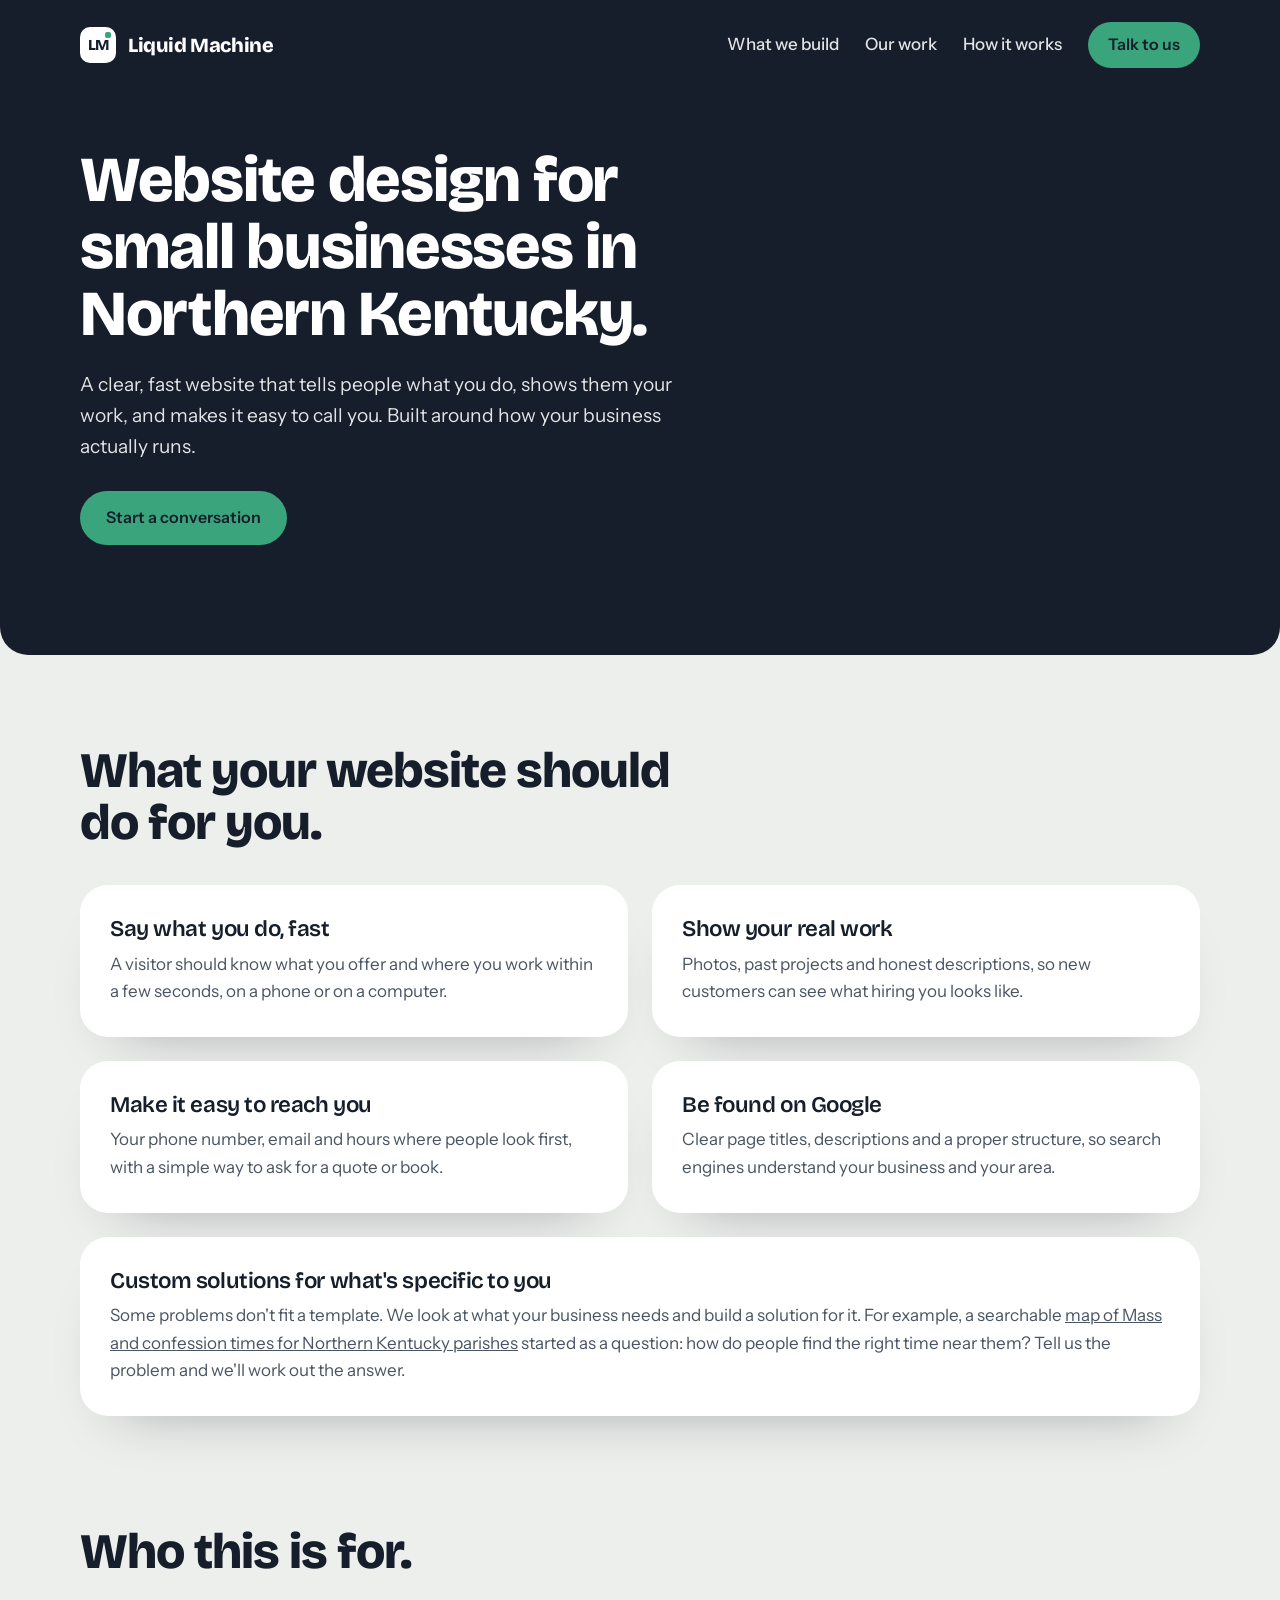
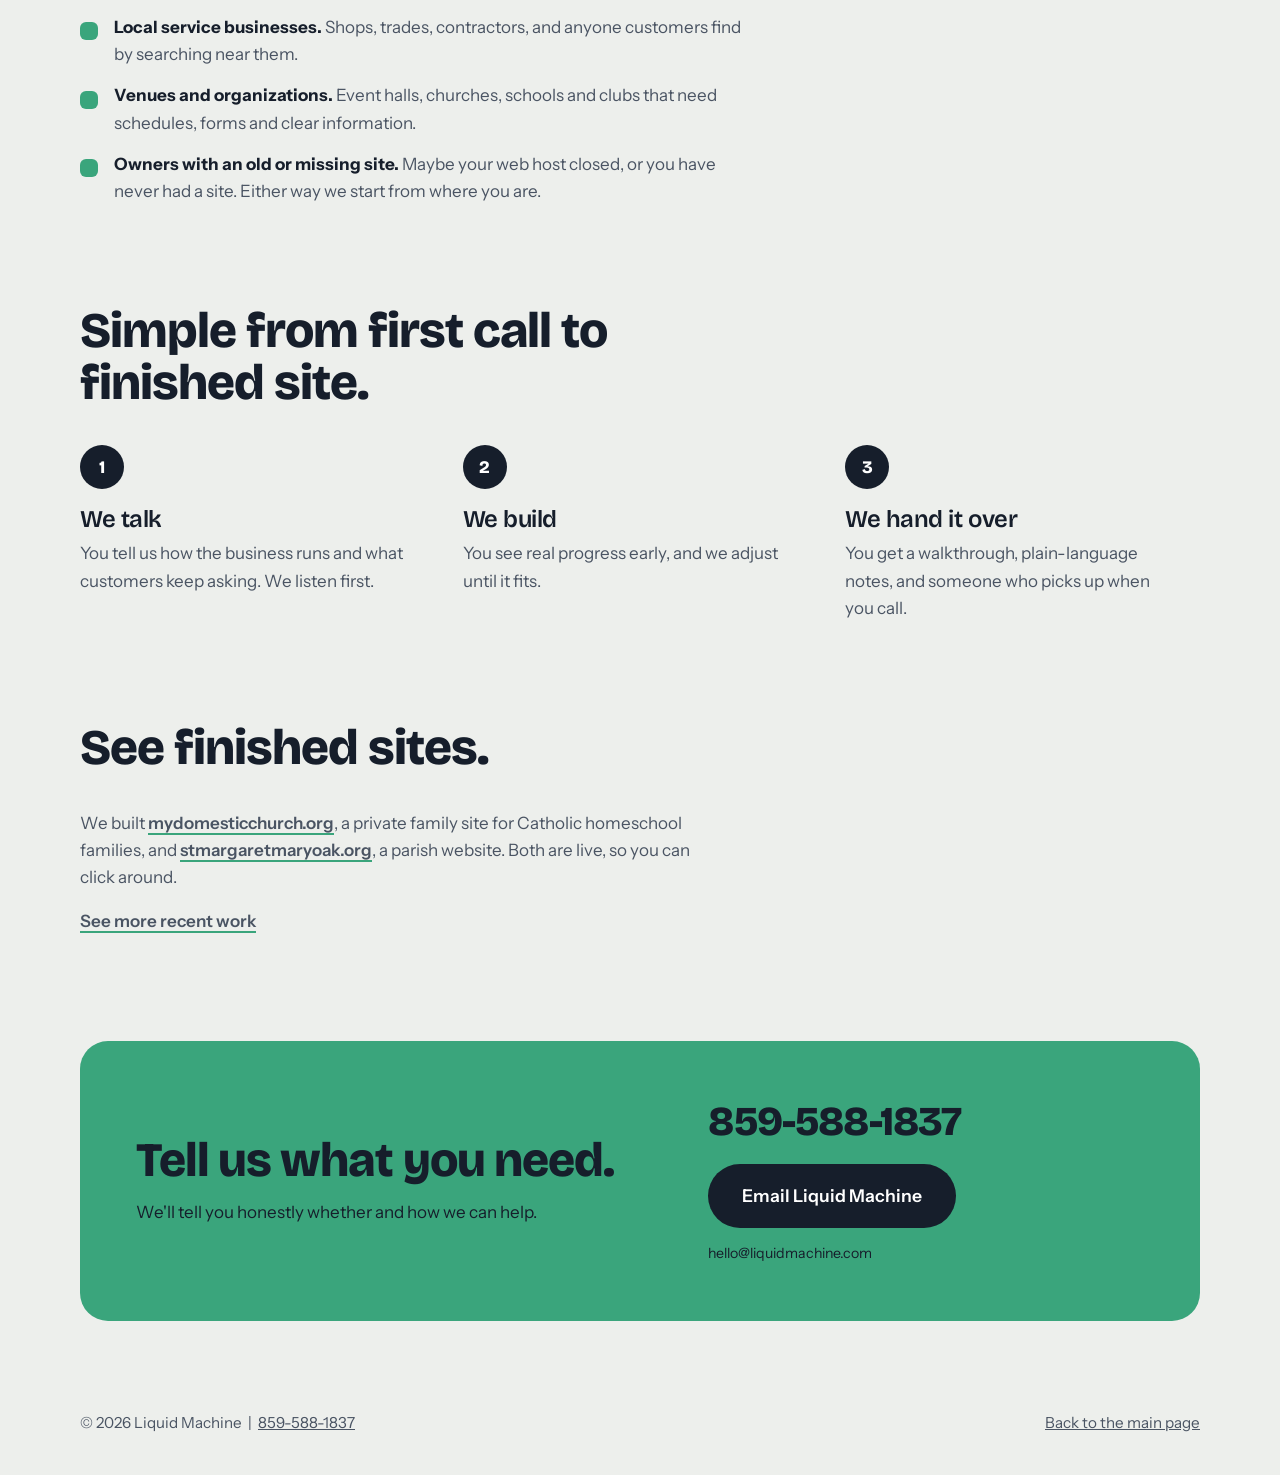
<file: websites/index.html>
<!doctype html>
<html lang="en">
<head>
<!-- Google Tag Manager -->
<script>(function(w,d,s,l,i){w[l]=w[l]||[];w[l].push({'gtm.start':new Date().getTime(),event:'gtm.js'});var f=d.getElementsByTagName(s)[0],j=d.createElement(s),dl=l!='dataLayer'?'&l='+l:'';j.async=true;j.src='https://www.googletagmanager.com/gtm.js?id='+i+dl;f.parentNode.insertBefore(j,f);})(window,document,'script','dataLayer','GTM-MW7QKGRG');</script>
<!-- End Google Tag Manager -->
<meta charset="utf-8">
<meta name="viewport" content="width=device-width, initial-scale=1">
<title>Website design for small businesses in Northern Kentucky | Liquid Machine</title>
<meta name="description" content="Liquid Machine designs clear, fast websites for small businesses in Northern Kentucky. Plain conversation, real progress early, and a site you can keep up to date.">
<link rel="canonical" href="https://liquidmachine.com/websites/">
<link rel="icon" href="/favicon.svg" type="image/svg+xml">
<meta property="og:title" content="Website design for small businesses in Northern Kentucky | Liquid Machine">
<meta property="og:description" content="Clear, fast websites for small businesses, built around how you actually work.">
<meta property="og:type" content="website">
<meta property="og:url" content="https://liquidmachine.com/websites/">
<meta property="og:image" content="https://liquidmachine.com/hero.jpg">
<meta name="theme-color" content="#161E2B">
<link rel="preconnect" href="https://fonts.googleapis.com">
<link rel="preconnect" href="https://fonts.gstatic.com" crossorigin>
<link href="https://fonts.googleapis.com/css2?family=Bricolage+Grotesque:opsz,wght@12..96,400;12..96,600;12..96,800&family=Instrument+Sans:wght@400;500;600&display=swap" rel="stylesheet">
<script type="application/ld+json">
{"@context":"https://schema.org","@type":"ProfessionalService","name":"Liquid Machine","url":"https://liquidmachine.com/","telephone":"+1-859-588-1837","email":"hello@liquidmachine.com","description":"Websites, social media setup, branding and custom dashboards for small businesses.","areaServed":{"@type":"AdministrativeArea","name":"Northern Kentucky"}}
</script>
<style>
:root{
  --sheet:#EDEFEC;
  --paper:#FFFFFF;
  --ink:#161E2B;
  --ink-soft:#4A5463;
  --signal:#3AA57C;
  --signal-hover:#4DB98F;
  --signal-soft:#8FD6B8;
  --on-signal:#161E2B;
  --pine:#1F5C4D;
  --line:#D3D8D4;
  --r-lg:28px; --r-sm:12px;
}
*{box-sizing:border-box;margin:0}
html{scroll-behavior:smooth}
body{background:var(--sheet);color:var(--ink);font:400 1.0625rem/1.6 "Instrument Sans",system-ui,sans-serif;-webkit-font-smoothing:antialiased}
h1,h2,h3{font-family:"Bricolage Grotesque",system-ui,sans-serif;letter-spacing:-.02em;line-height:1.05}
a{color:inherit}
:focus-visible{outline:3px solid var(--signal);outline-offset:3px;border-radius:6px}
.wrap{width:min(1120px,100% - 40px);margin-inline:auto}

header{background:var(--ink);color:#fff;padding:22px 0}
header .wrap{display:flex;align-items:center;justify-content:space-between;gap:16px}
.brand{display:flex;align-items:center;gap:12px;font:800 1.25rem "Bricolage Grotesque",sans-serif;text-decoration:none;letter-spacing:-.02em}
.mark{width:36px;height:36px;border-radius:10px;background:#fff;color:var(--ink);display:grid;place-items:center;font:800 .95rem "Bricolage Grotesque",sans-serif;letter-spacing:-.04em;position:relative}
.mark::after{content:"";position:absolute;right:5px;top:5px;width:6px;height:6px;border-radius:2px;background:var(--signal)}
nav{display:flex;gap:26px;align-items:center;font-weight:500}
nav a{text-decoration:none;color:rgba(255,255,255,.88)}
nav a:hover{color:#fff}
nav a.btn{color:var(--on-signal)}
.btn{display:inline-block;background:var(--signal);color:var(--on-signal);font-weight:600;text-decoration:none;padding:14px 26px;border-radius:999px;transition:transform .15s,background .15s;font-size:1rem}
.btn:hover{background:var(--signal-hover);transform:translateY(-2px)}
nav .btn{padding:10px 20px}

.intro{background:var(--ink);color:#fff;padding:56px 0 110px;border-radius:0 0 var(--r-lg) var(--r-lg)}
.intro h1{font-size:clamp(2.4rem,5vw,4.2rem);font-weight:800;max-width:17ch;margin-bottom:22px}
.intro p{font-size:1.2rem;color:rgba(255,255,255,.88);max-width:46ch;margin-bottom:30px}

.give{padding:90px 0 40px}
.give h2,.fit h2,.how h2,.proof h2{font-size:clamp(2rem,4vw,3.1rem);font-weight:800;margin-bottom:36px;max-width:20ch}
.grid{display:grid;grid-template-columns:repeat(2,1fr);gap:24px}
.tile{background:var(--paper);border-radius:var(--r-lg);padding:32px 30px;box-shadow:0 30px 60px -40px rgba(22,30,43,.4)}
.tile.wide{grid-column:1/-1}
.tile h3{font-size:1.4rem;font-weight:600;margin-bottom:10px}
.tile p{color:var(--ink-soft)}

.fit{padding:70px 0 20px}
.fit ul{list-style:none;padding:0;display:grid;gap:14px;max-width:62ch}
.fit li{padding-left:34px;position:relative;color:var(--ink-soft)}
.fit li::before{content:"";position:absolute;left:0;top:.5em;width:18px;height:18px;border-radius:6px;background:var(--signal)}
.fit li b{color:var(--ink)}

.how{padding:80px 0 20px}
.steps{display:grid;grid-template-columns:repeat(3,1fr);gap:28px;counter-reset:s}
.step::before{counter-increment:s;content:counter(s);display:grid;place-items:center;width:44px;height:44px;border-radius:50%;background:var(--ink);color:#fff;font:800 1.1rem "Bricolage Grotesque",sans-serif;margin-bottom:18px}
.step h3{font-size:1.5rem;font-weight:600;margin-bottom:8px}
.step p{color:var(--ink-soft);max-width:30ch}

.proof{padding:80px 0 20px}
.proof p{color:var(--ink-soft);max-width:56ch;margin-bottom:16px}
.proof a{font-weight:600;border-bottom:2px solid var(--signal);text-decoration:none}

.contact{padding:70px 0 90px}
.contact .box{background:var(--signal);color:var(--on-signal);border-radius:var(--r-lg);padding:56px;display:grid;grid-template-columns:1.1fr .9fr;gap:40px;align-items:center}
.contact h2{font-size:clamp(2rem,4vw,3rem);font-weight:800}
.contact p{margin-top:14px;max-width:38ch}
.contact .btn{background:var(--ink);color:#fff;font-size:1.1rem;padding:18px 34px}
.contact .btn:hover{background:#000}
.contact small{display:block;margin-top:14px}
.contact .phone{display:block;font:800 clamp(1.8rem,3.2vw,2.6rem) "Bricolage Grotesque",sans-serif;letter-spacing:-.02em;text-decoration:none;margin-bottom:18px}
.contact .phone:hover{text-decoration:underline;text-underline-offset:6px}
footer{padding:0 0 40px;color:var(--ink-soft);font-size:.95rem}
footer .wrap{display:flex;justify-content:space-between;gap:12px;flex-wrap:wrap}

@media (max-width:860px){
  nav a:not(.btn){display:none}
  .grid,.steps,.contact .box{grid-template-columns:1fr}
  .contact .box{padding:40px 26px}
}
</style>
</head>
<body>
<!-- Google Tag Manager (noscript) -->
<noscript><iframe src="https://www.googletagmanager.com/ns.html?id=GTM-MW7QKGRG" height="0" width="0" style="display:none;visibility:hidden"></iframe></noscript>
<!-- End Google Tag Manager (noscript) -->

<header>
  <div class="wrap">
    <a class="brand" href="/" aria-label="Liquid Machine home"><span class="mark" aria-hidden="true">LM</span>Liquid Machine</a>
    <nav aria-label="Main">
      <a href="/#services">What we build</a>
      <a href="/#work">Our work</a>
      <a href="/#process">How it works</a>
      <a class="btn" href="#contact">Talk to us</a>
    </nav>
  </div>
</header>

<main>
<section class="intro">
  <div class="wrap">
    <h1>Website design for small businesses in Northern Kentucky.</h1>
    <p>A clear, fast website that tells people what you do, shows them your work, and makes it easy to call you. Built around how your business actually runs.</p>
    <a class="btn" href="#contact">Start a conversation</a>
  </div>
</section>

<section class="give">
  <div class="wrap">
    <h2>What your website should do for you.</h2>
    <div class="grid">
      <div class="tile"><h3>Say what you do, fast</h3><p>A visitor should know what you offer and where you work within a few seconds, on a phone or on a computer.</p></div>
      <div class="tile"><h3>Show your real work</h3><p>Photos, past projects and honest descriptions, so new customers can see what hiring you looks like.</p></div>
      <div class="tile"><h3>Make it easy to reach you</h3><p>Your phone number, email and hours where people look first, with a simple way to ask for a quote or book.</p></div>
      <div class="tile"><h3>Be found on Google</h3><p>Clear page titles, descriptions and a proper structure, so search engines understand your business and your area.</p></div>
      <div class="tile wide"><h3>Custom solutions for what's specific to you</h3><p>Some problems don't fit a template. We look at what your business needs and build a solution for it. For example, a searchable <a href="https://manymanytoes.com/parishtimes/" target="_blank" rel="noopener">map of Mass and confession times for Northern Kentucky parishes</a> started as a question: how do people find the right time near them? Tell us the problem and we'll work out the answer.</p></div>
    </div>
  </div>
</section>

<section class="fit">
  <div class="wrap">
    <h2>Who this is for.</h2>
    <ul>
      <li><b>Local service businesses.</b> Shops, trades, contractors, and anyone customers find by searching near them.</li>
      <li><b>Venues and organizations.</b> Event halls, churches, schools and clubs that need schedules, forms and clear information.</li>
      <li><b>Owners with an old or missing site.</b> Maybe your web host closed, or you have never had a site. Either way we start from where you are.</li>
    </ul>
  </div>
</section>

<section class="how">
  <div class="wrap">
    <h2>Simple from first call to finished site.</h2>
    <div class="steps">
      <div class="step"><h3>We talk</h3><p>You tell us how the business runs and what customers keep asking. We listen first.</p></div>
      <div class="step"><h3>We build</h3><p>You see real progress early, and we adjust until it fits.</p></div>
      <div class="step"><h3>We hand it over</h3><p>You get a walkthrough, plain-language notes, and someone who picks up when you call.</p></div>
    </div>
  </div>
</section>

<section class="proof">
  <div class="wrap">
    <h2>See finished sites.</h2>
    <p>We built <a href="https://mydomesticchurch.org" target="_blank" rel="noopener">mydomesticchurch.org</a>, a private family site for Catholic homeschool families, and <a href="https://www.stmargaretmaryoak.org/" target="_blank" rel="noopener">stmargaretmaryoak.org</a>, a parish website. Both are live, so you can click around.</p>
    <p><a href="/#work">See more recent work</a></p>
  </div>
</section>

<section class="contact" id="contact">
  <div class="wrap">
    <div class="box">
      <div>
        <h2>Tell us what you need.</h2>
        <p>We'll tell you honestly whether and how we can help.</p>
      </div>
      <div>
        <a class="phone" href="tel:+18595881837">859-588-1837</a>
        <a class="btn" href="mailto:hello@liquidmachine.com?subject=Website%20inquiry">Email Liquid Machine</a>
        <small>hello@liquidmachine.com</small>
      </div>
    </div>
  </div>
</section>
</main>

<footer>
  <div class="wrap"><span>&copy; 2026 Liquid Machine &nbsp;|&nbsp; <a href="tel:+18595881837">859-588-1837</a></span><span><a href="/">Back to the main page</a></span></div>
</footer>
<!-- Cloudflare Web Analytics --><script type='module' src='https://static.cloudflareinsights.com/beacon.min.js' data-cf-beacon='{"token": "c030f8a532584bfa90668305cb51b236"}'></script><!-- End Cloudflare Web Analytics -->
</body>
</html>
</file>
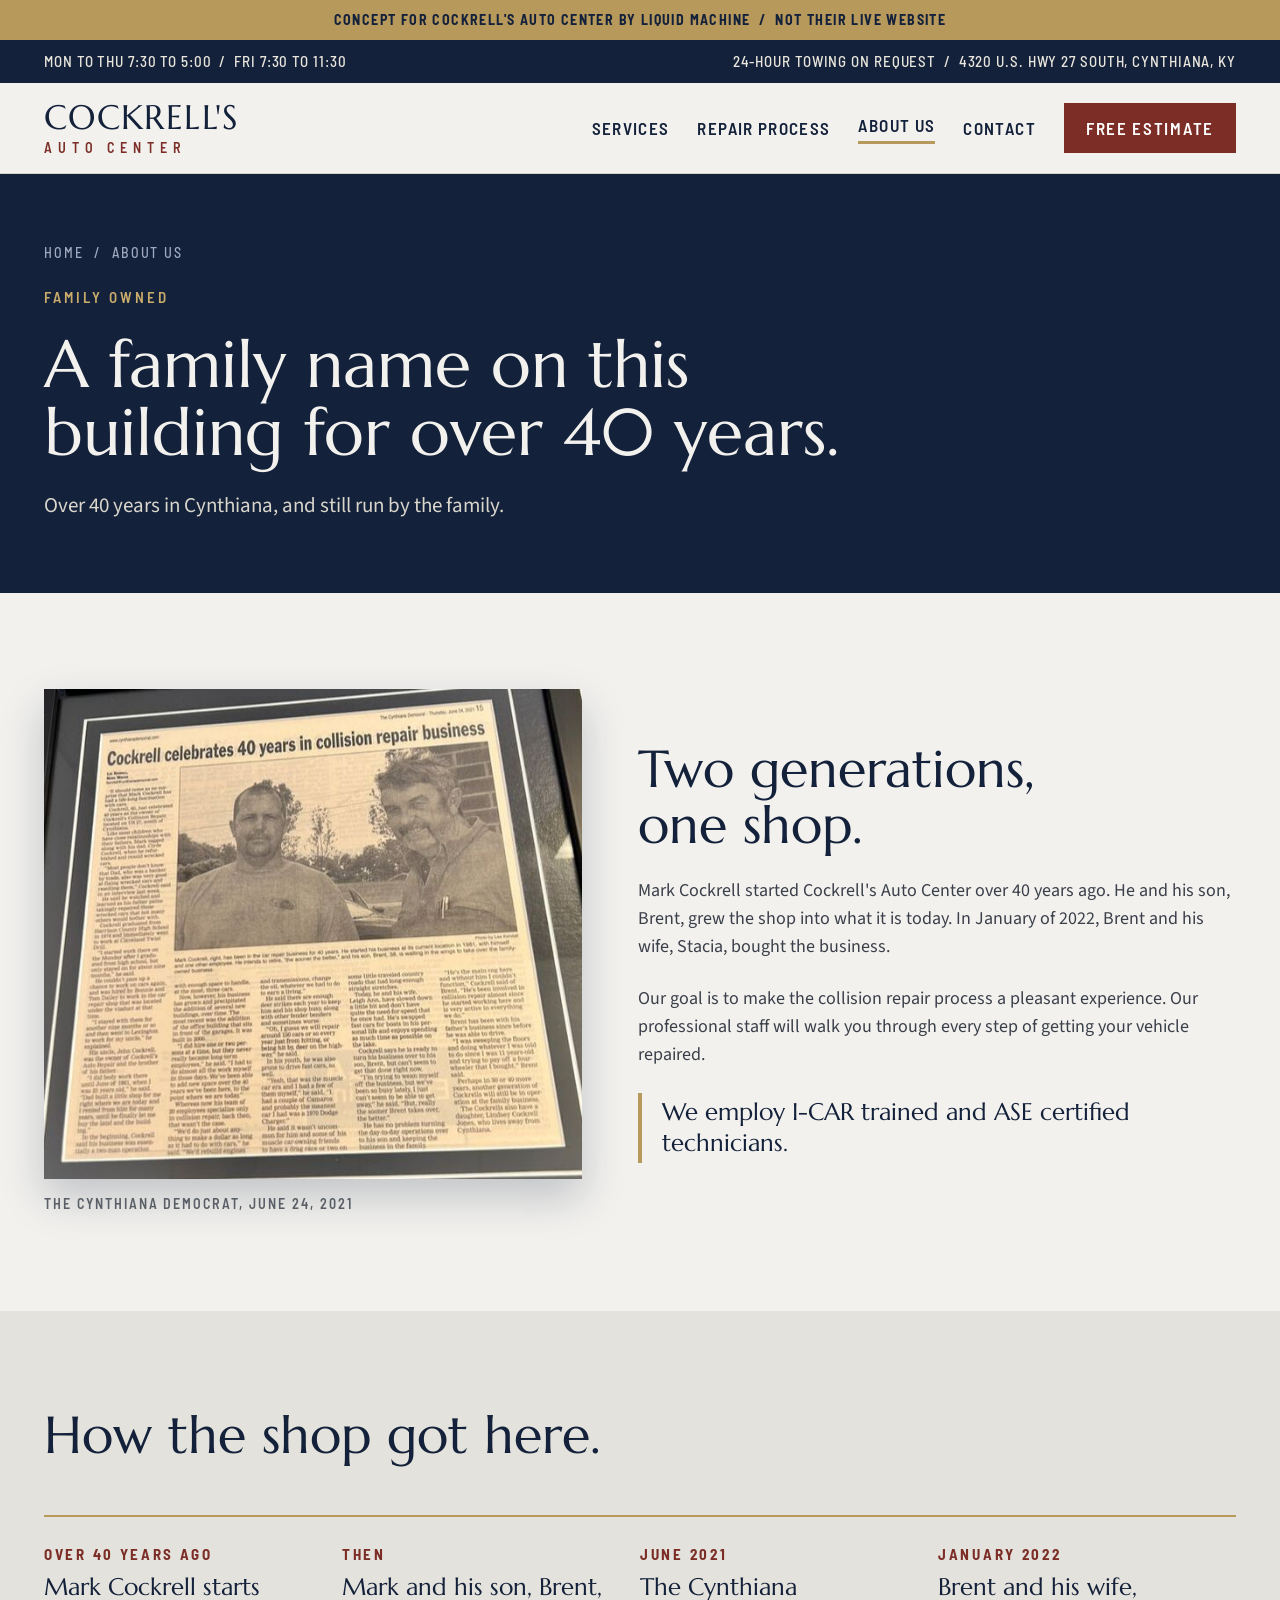
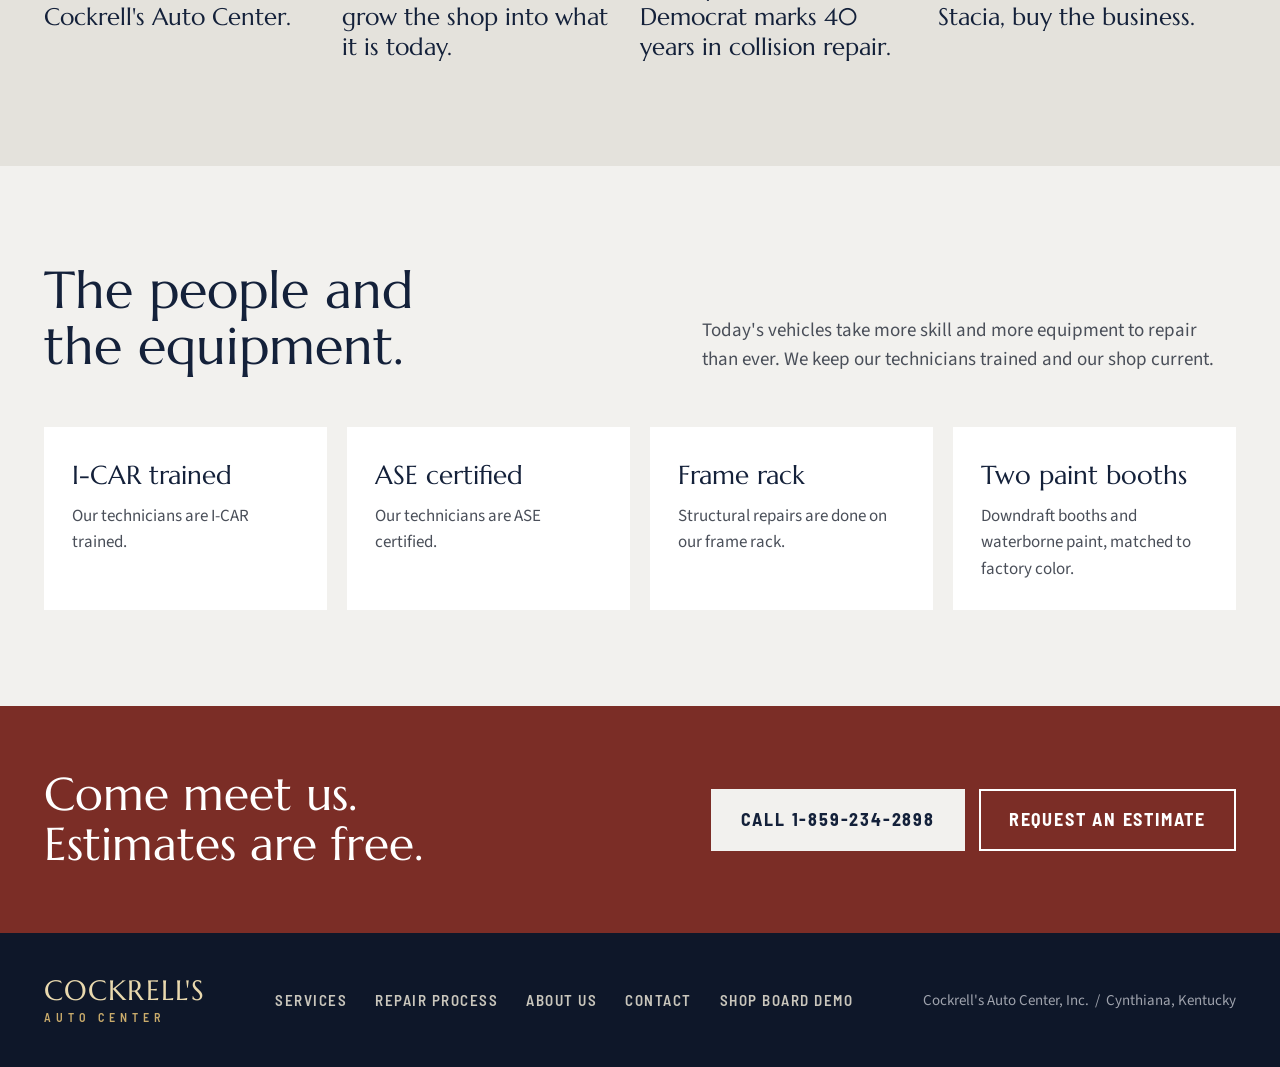
<file: cockrells/about/index.html>
<!doctype html>
<html lang="en">
<head>
<meta charset="utf-8">
<meta name="viewport" content="width=device-width, initial-scale=1">
<meta name="robots" content="noindex, nofollow">
<title>About Us | Cockrell&#x27;s Auto Center concept</title>
<link rel="icon" href="/favicon.svg" type="image/svg+xml">
<link rel="preconnect" href="https://fonts.googleapis.com">
<link rel="preconnect" href="https://fonts.gstatic.com" crossorigin>
<link href="https://fonts.googleapis.com/css2?family=Barlow+Semi+Condensed:wght@500;600;700&family=Marcellus&family=Source+Sans+3:wght@400;600&display=swap" rel="stylesheet">
<link rel="stylesheet" href="/cockrells/style.css">
</head>
<body>
<div class="banner">Concept for Cockrell's Auto Center by Liquid Machine &nbsp;/&nbsp; Not their live website</div>
<div class="util"><div class="wrap">
  <span>Mon to Thu 7:30 to 5:00 &nbsp;/&nbsp; Fri 7:30 to 11:30</span>
  <span>24-hour towing on request &nbsp;/&nbsp; 4320 U.S. Hwy 27 South, Cynthiana, KY</span>
</div></div>
<div class="nav"><div class="wrap">
  <a class="logo" href="/cockrells/"><b>COCKRELL'S</b><i>AUTO CENTER</i></a>
  <div class="links"><a href="/cockrells/services/">Services</a><a href="/cockrells/process/">Repair Process</a><a href="/cockrells/about/" aria-current="page">About Us</a><a href="/cockrells/contact/">Contact</a><a class="est" href="/cockrells/contact/">Free Estimate</a></div>
</div></div>
<div class="pagehead"><div class="wrap">
  <span class="crumb"><a href="/cockrells/">Home</a> &nbsp;/&nbsp; About us</span>
  <span class="lab eyebrow">Family owned</span>
  <h1>A family name on this building for over 40 years.</h1>
  <p class="lead">Over 40 years in Cynthiana, and still run by the family.</p>
</div></div>

<div class="sec"><div class="wrap"><div class="split">
  <div class="l"><img src="/cockrells/img/clipping.jpg" alt="Framed newspaper clipping: Cockrell celebrates 40 years in collision repair business"><span class="cap">The Cynthiana Democrat, June 24, 2021</span></div>
  <div class="r">
    <h2>Two generations, one shop.</h2>
    <p style="color:#3A3F49">Mark Cockrell started Cockrell's Auto Center over 40 years ago. He and his son, Brent, grew the shop into what it is today. In January of 2022, Brent and his wife, Stacia, bought the business.</p>
    <p style="color:#3A3F49">Our goal is to make the collision repair process a pleasant experience. Our professional staff will walk you through every step of getting your vehicle repaired.</p>
    <div class="pull">We employ I-CAR trained and ASE certified technicians.</div>
  </div>
</div></div></div>

<div class="sec alt"><div class="wrap">
  <div class="sechead"><h2>How the shop got here.</h2></div>
  <div class="timeline">
    <div class="tl"><span class="y">Over 40 years ago</span><p>Mark Cockrell starts Cockrell's Auto Center.</p></div>
    <div class="tl"><span class="y">Then</span><p>Mark and his son, Brent, grow the shop into what it is today.</p></div>
    <div class="tl"><span class="y">June 2021</span><p>The Cynthiana Democrat marks 40 years in collision repair.</p></div>
    <div class="tl"><span class="y">January 2022</span><p>Brent and his wife, Stacia, buy the business.</p></div>
  </div>
</div></div>

<div class="sec"><div class="wrap">
  <div class="sechead"><h2>The people and the equipment.</h2>
  <p>Today's vehicles take more skill and more equipment to repair than ever. We keep our technicians trained and our shop current.</p></div>
  <div class="equip">
    <div><b>I-CAR trained</b><span>Our technicians are I-CAR trained.</span></div>
    <div><b>ASE certified</b><span>Our technicians are ASE certified.</span></div>
    <div><b>Frame rack</b><span>Structural repairs are done on our frame rack.</span></div>
    <div><b>Two paint booths</b><span>Downdraft booths and waterborne paint, matched to factory color.</span></div>
  </div>
</div></div>
<div class="cta"><div class="wrap">
  <h2>Come meet us. Estimates are free.</h2>
  <div class="btnrow"><a class="btn light" href="tel:+18592342898">Call 1-859-234-2898</a><a class="btn ghost" style="color:#fff;border-color:#fff" href="/cockrells/contact/">Request an estimate</a></div>
</div></div>
<div class="foot"><div class="wrap">
  <a class="logo" href="/cockrells/"><b>COCKRELL'S</b><i>AUTO CENTER</i></a>
  <div class="links"><a href="/cockrells/services/">Services</a><a href="/cockrells/process/">Repair Process</a><a href="/cockrells/about/">About Us</a><a href="/cockrells/contact/">Contact</a><a href="/cockrells/shop-board/">Shop Board Demo</a></div>
  <small>Cockrell's Auto Center, Inc. &nbsp;/&nbsp; Cynthiana, Kentucky</small>
</div></div>
</body>
</html>
</file>
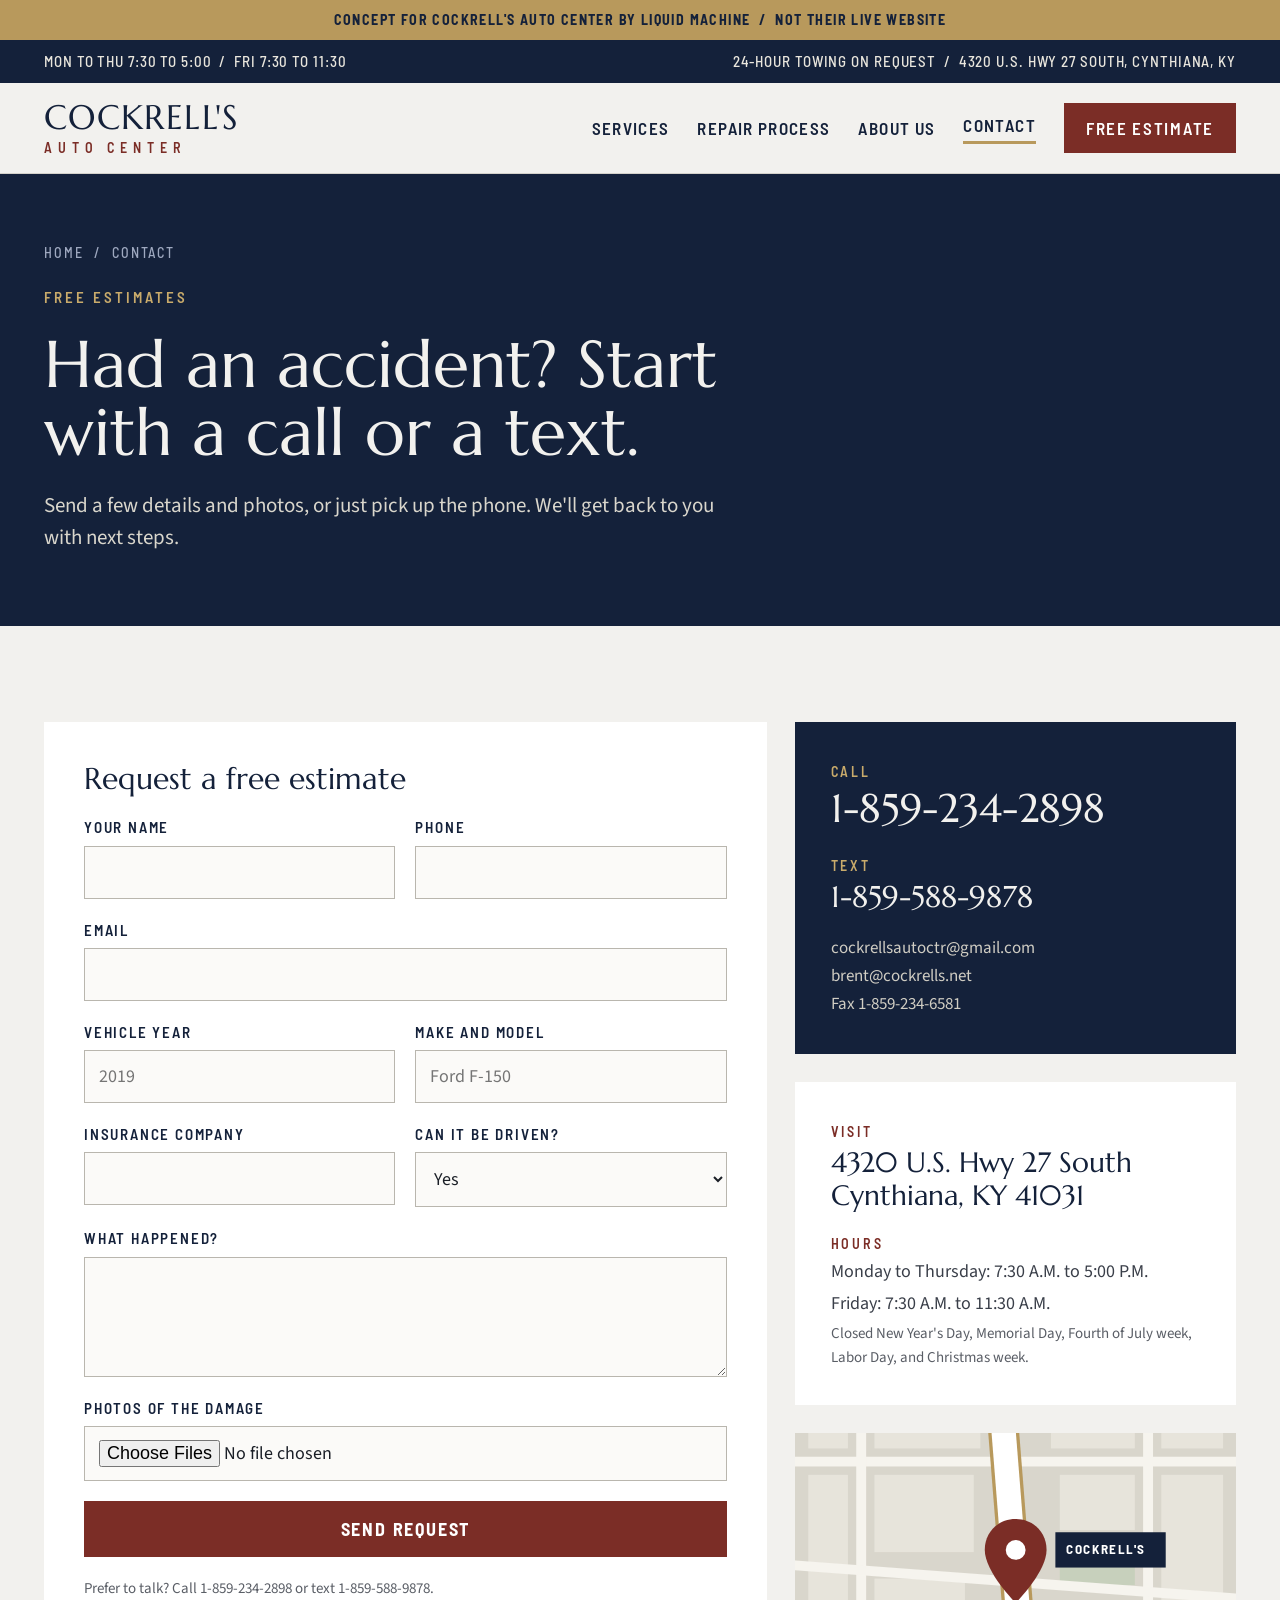
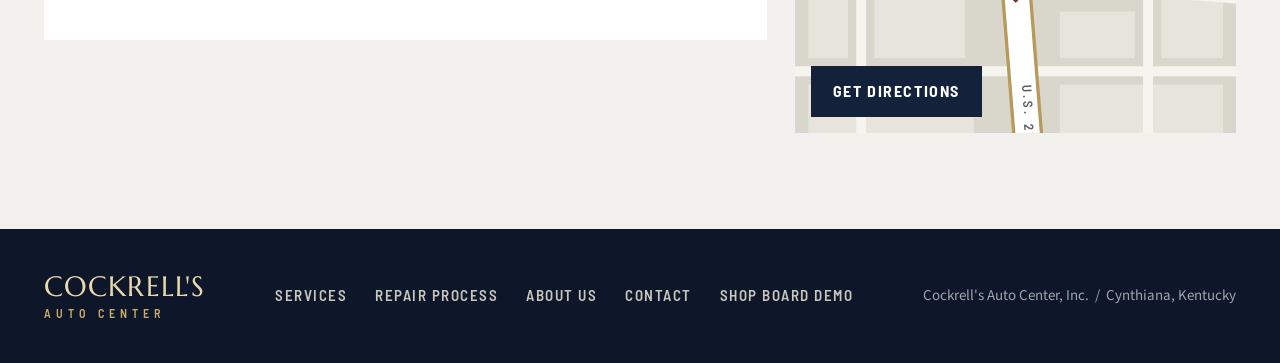
<file: cockrells/contact/index.html>
<!doctype html>
<html lang="en">
<head>
<meta charset="utf-8">
<meta name="viewport" content="width=device-width, initial-scale=1">
<meta name="robots" content="noindex, nofollow">
<title>Contact | Cockrell&#x27;s Auto Center concept</title>
<link rel="icon" href="/favicon.svg" type="image/svg+xml">
<link rel="preconnect" href="https://fonts.googleapis.com">
<link rel="preconnect" href="https://fonts.gstatic.com" crossorigin>
<link href="https://fonts.googleapis.com/css2?family=Barlow+Semi+Condensed:wght@500;600;700&family=Marcellus&family=Source+Sans+3:wght@400;600&display=swap" rel="stylesheet">
<link rel="stylesheet" href="/cockrells/style.css">
</head>
<body>
<div class="banner">Concept for Cockrell's Auto Center by Liquid Machine &nbsp;/&nbsp; Not their live website</div>
<div class="util"><div class="wrap">
  <span>Mon to Thu 7:30 to 5:00 &nbsp;/&nbsp; Fri 7:30 to 11:30</span>
  <span>24-hour towing on request &nbsp;/&nbsp; 4320 U.S. Hwy 27 South, Cynthiana, KY</span>
</div></div>
<div class="nav"><div class="wrap">
  <a class="logo" href="/cockrells/"><b>COCKRELL'S</b><i>AUTO CENTER</i></a>
  <div class="links"><a href="/cockrells/services/">Services</a><a href="/cockrells/process/">Repair Process</a><a href="/cockrells/about/">About Us</a><a href="/cockrells/contact/" aria-current="page">Contact</a><a class="est" href="/cockrells/contact/">Free Estimate</a></div>
</div></div>
<div class="pagehead"><div class="wrap">
  <span class="crumb"><a href="/cockrells/">Home</a> &nbsp;/&nbsp; Contact</span>
  <span class="lab eyebrow">Free estimates</span>
  <h1>Had an accident? Start with a call or a text.</h1>
  <p class="lead">Send a few details and photos, or just pick up the phone. We'll get back to you with next steps.</p>
</div></div>

<div class="sec"><div class="wrap"><div class="cgrid">

  <form class="form" id="est" onsubmit="event.preventDefault();document.getElementById('ok').style.display='block';this.querySelector('button').disabled=true;">
    <h3>Request a free estimate</h3>
    <div class="row2">
      <label>Your name<input name="name" autocomplete="name" required></label>
      <label>Phone<input name="phone" type="tel" autocomplete="tel" required></label>
    </div>
    <label>Email<input name="email" type="email" autocomplete="email"></label>
    <div class="row2">
      <label>Vehicle year<input name="year" inputmode="numeric" placeholder="2019"></label>
      <label>Make and model<input name="model" placeholder="Ford F-150"></label>
    </div>
    <div class="row2">
      <label>Insurance company<input name="insurance"></label>
      <label>Can it be driven?<select name="drivable"><option>Yes</option><option>No, it needs a tow</option><option>Not sure</option></select></label>
    </div>
    <label>What happened?<textarea name="details"></textarea></label>
    <label>Photos of the damage<input name="photos" type="file" accept="image/*" multiple></label>
    <button class="btn" type="submit">Send request</button>
    <div class="fok" id="ok">Concept only: this form isn't connected yet. On the live site, this goes straight to the shop.</div>
    <p class="fnote">Prefer to talk? Call 1-859-234-2898 or text 1-859-588-9878.</p>
  </form>

  <div class="side">
    <div class="dark-card">
      <div><span class="lab">Call</span><a class="big" href="tel:+18592342898">1-859-234-2898</a></div>
      <div><span class="lab">Text</span><a class="mid" href="sms:+18595889878">1-859-588-9878</a></div>
      <div class="sm"><span>cockrellsautoctr@gmail.com</span><span>brent@cockrells.net</span><span>Fax 1-859-234-6581</span></div>
    </div>
    <div class="white-card">
      <div><span class="lab">Visit</span><div class="addr">4320 U.S. Hwy 27 South<br>Cynthiana, KY 41031</div></div>
      <div class="hours"><span class="lab">Hours</span>
        <span>Monday to Thursday: 7:30 A.M. to 5:00 P.M.</span>
        <span>Friday: 7:30 A.M. to 11:30 A.M.</span>
        <small>Closed New Year's Day, Memorial Day, Fourth of July week, Labor Day, and Christmas week.</small></div>
    </div>
    <div class="map"><svg viewBox="0 0 400 340" preserveAspectRatio="xMidYMid slice" aria-hidden="true">
  <rect width="400" height="340" fill="#D9D6CC"/>
  <rect x="12" y="12" width="36" height="36" fill="#E7E4DB"/><rect x="72" y="12" width="96" height="36" fill="#E7E4DB"/>
  <rect x="232" y="12" width="76" height="36" fill="#E7E4DB"/><rect x="332" y="12" width="56" height="36" fill="#E7E4DB"/>
  <rect x="12" y="72" width="36" height="166" fill="#E7E4DB"/><rect x="72" y="72" width="90" height="70" fill="#E7E4DB"/>
  <rect x="72" y="166" width="82" height="72" fill="#E7E4DB"/><rect x="240" y="72" width="68" height="50" fill="#E7E4DB"/>
  <rect x="332" y="72" width="56" height="166" fill="#E7E4DB"/><rect x="240" y="196" width="68" height="42" fill="#E7E4DB"/>
  <rect x="12" y="262" width="150" height="66" fill="#E7E4DB"/><rect x="240" y="262" width="148" height="66" fill="#E7E4DB"/>
  <rect x="240" y="146" width="68" height="26" fill="#C7D0BC"/>
  <g stroke="#F6F4EE" stroke-width="9" stroke-linecap="round"><line x1="0" y1="60" x2="400" y2="60"/><line x1="0" y1="250" x2="400" y2="250"/><line x1="60" y1="0" x2="60" y2="340"/><line x1="320" y1="0" x2="320" y2="340"/><line x1="0" y1="154" x2="400" y2="184"/></g>
  <line x1="186" y1="-6" x2="214" y2="346" stroke="#B8995C" stroke-width="28"/><line x1="186" y1="-6" x2="214" y2="346" stroke="#FFFFFF" stroke-width="22"/>
  <text transform="translate(206,262) rotate(87)" font-family="Barlow Semi Condensed, sans-serif" font-weight="600" font-size="12" letter-spacing="3" fill="#5A5E66">U.S. 27</text>
  <path d="M200 112 C184 112 172 124 172 140 C172 160 200 188 200 188 C200 188 228 160 228 140 C228 124 216 112 200 112 Z" fill="#7B2D26"/><circle cx="200" cy="140" r="9" fill="#FFFFFF"/>
  <rect x="236" y="124" width="100" height="32" fill="#14213A"/><text x="246" y="144" font-family="Barlow Semi Condensed, sans-serif" font-weight="700" font-size="12" letter-spacing="1.4" fill="#FFFFFF">COCKRELL'S</text>
</svg><a href="https://www.google.com/maps/search/?api=1&amp;query=4320+US+Highway+27+South+Cynthiana+KY+41031">Get directions</a></div>
  </div>

</div></div></div>
<div class="foot"><div class="wrap">
  <a class="logo" href="/cockrells/"><b>COCKRELL'S</b><i>AUTO CENTER</i></a>
  <div class="links"><a href="/cockrells/services/">Services</a><a href="/cockrells/process/">Repair Process</a><a href="/cockrells/about/">About Us</a><a href="/cockrells/contact/">Contact</a><a href="/cockrells/shop-board/">Shop Board Demo</a></div>
  <small>Cockrell's Auto Center, Inc. &nbsp;/&nbsp; Cynthiana, Kentucky</small>
</div></div>
</body>
</html>
</file>
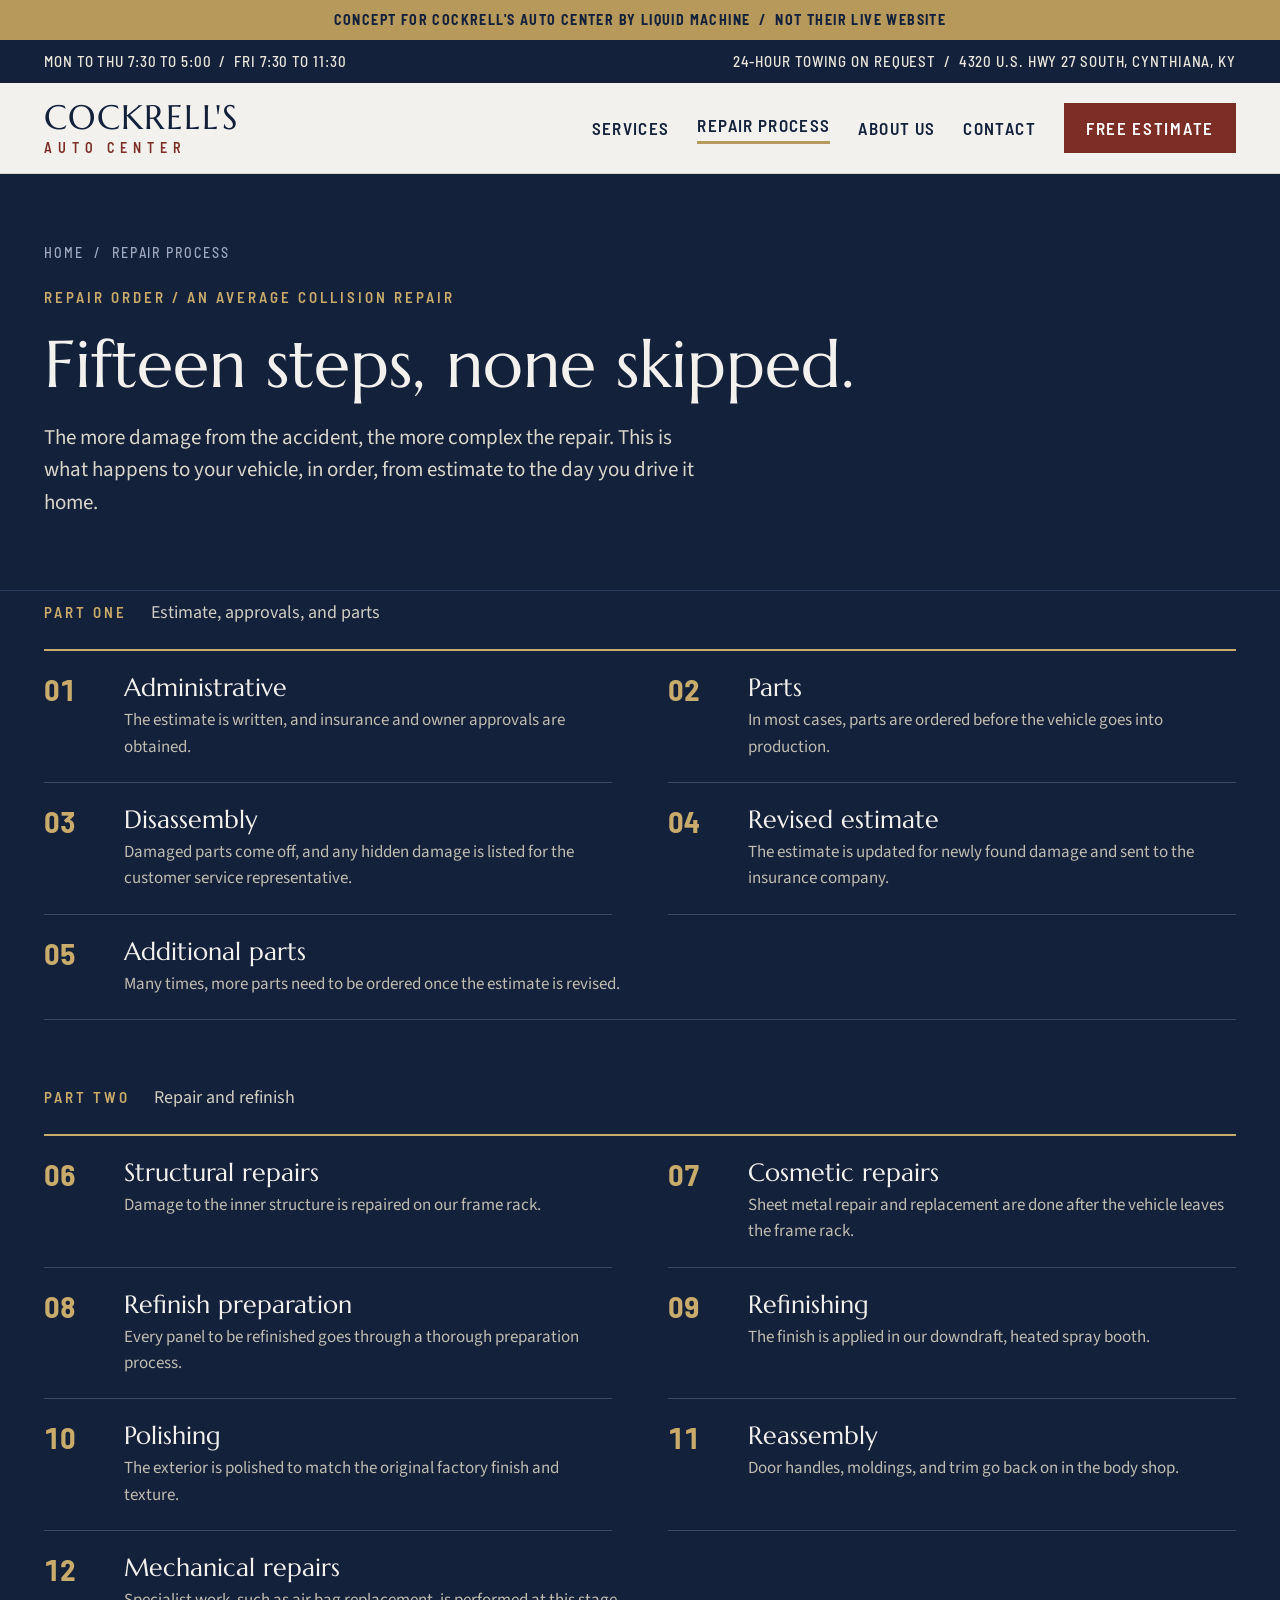
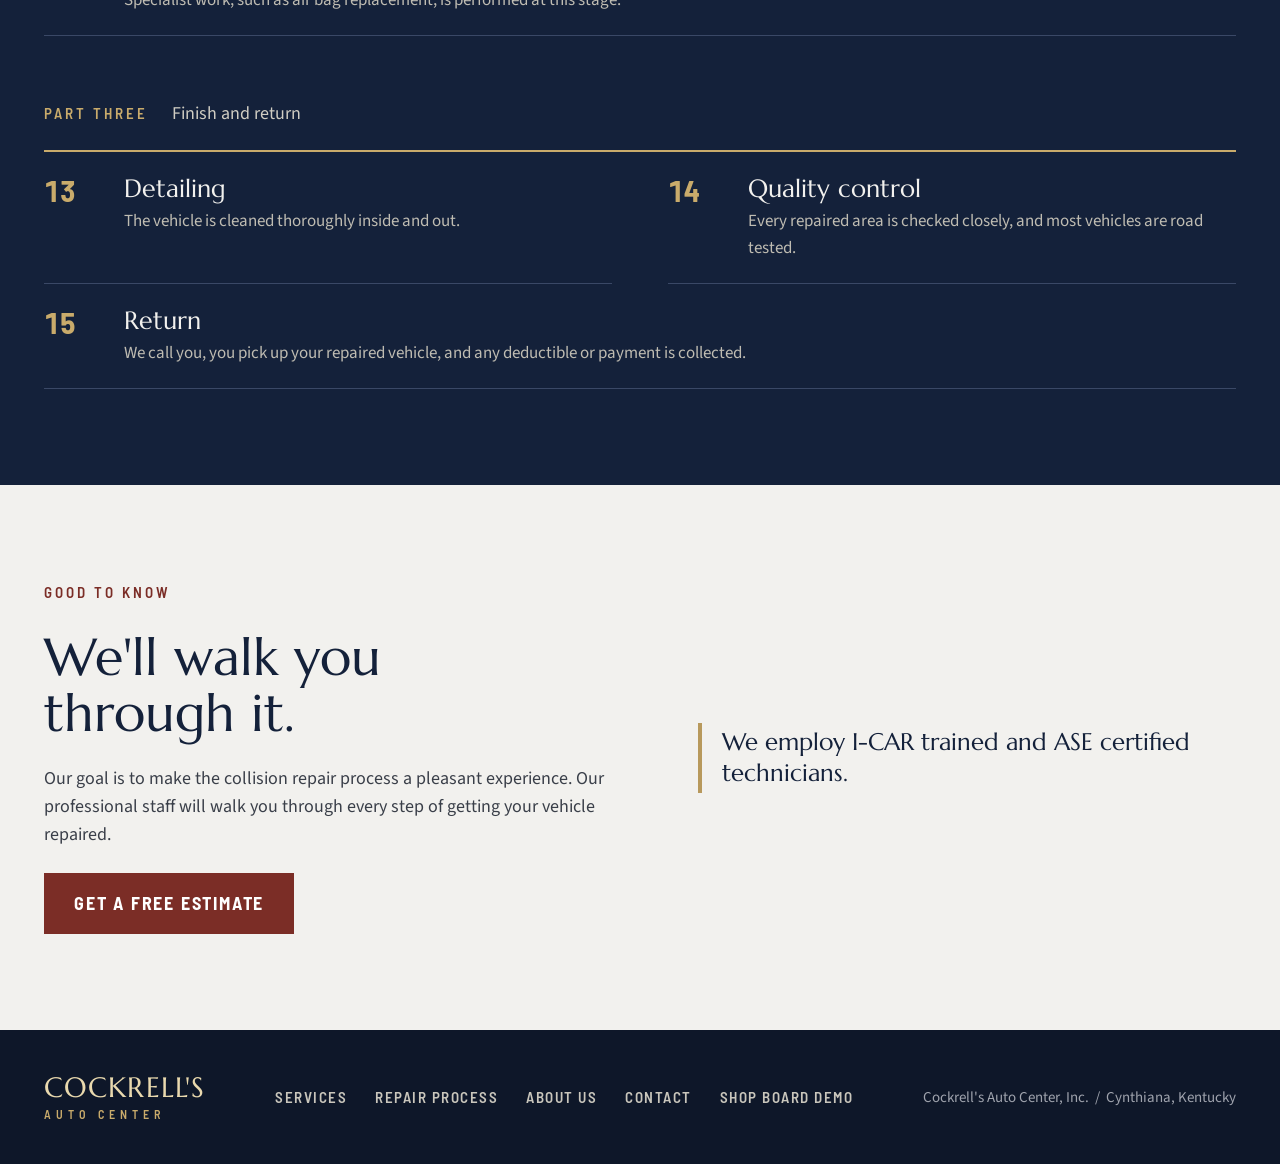
<file: cockrells/process/index.html>
<!doctype html>
<html lang="en">
<head>
<meta charset="utf-8">
<meta name="viewport" content="width=device-width, initial-scale=1">
<meta name="robots" content="noindex, nofollow">
<title>Repair Process | Cockrell&#x27;s Auto Center concept</title>
<link rel="icon" href="/favicon.svg" type="image/svg+xml">
<link rel="preconnect" href="https://fonts.googleapis.com">
<link rel="preconnect" href="https://fonts.gstatic.com" crossorigin>
<link href="https://fonts.googleapis.com/css2?family=Barlow+Semi+Condensed:wght@500;600;700&family=Marcellus&family=Source+Sans+3:wght@400;600&display=swap" rel="stylesheet">
<link rel="stylesheet" href="/cockrells/style.css">
</head>
<body>
<div class="banner">Concept for Cockrell's Auto Center by Liquid Machine &nbsp;/&nbsp; Not their live website</div>
<div class="util"><div class="wrap">
  <span>Mon to Thu 7:30 to 5:00 &nbsp;/&nbsp; Fri 7:30 to 11:30</span>
  <span>24-hour towing on request &nbsp;/&nbsp; 4320 U.S. Hwy 27 South, Cynthiana, KY</span>
</div></div>
<div class="nav"><div class="wrap">
  <a class="logo" href="/cockrells/"><b>COCKRELL'S</b><i>AUTO CENTER</i></a>
  <div class="links"><a href="/cockrells/services/">Services</a><a href="/cockrells/process/" aria-current="page">Repair Process</a><a href="/cockrells/about/">About Us</a><a href="/cockrells/contact/">Contact</a><a class="est" href="/cockrells/contact/">Free Estimate</a></div>
</div></div>
<div class="pagehead"><div class="wrap">
  <span class="crumb"><a href="/cockrells/">Home</a> &nbsp;/&nbsp; Repair process</span>
  <span class="lab eyebrow">Repair order / an average collision repair</span>
  <h1>Fifteen steps, none skipped.</h1>
  <p class="lead">The more damage from the accident, the more complex the repair. This is what happens to your vehicle, in order, from estimate to the day you drive it home.</p>
</div></div>

<div class="sec dark"><div class="wrap">
  <div class="phase"><div class="ph"><span class="lab">Part one</span><p>Estimate, approvals, and parts</p></div><div class="hl"><div class="step"><span class="n">01</span><div><b>Administrative</b><span class="t">The estimate is written, and insurance and owner approvals are obtained.</span></div></div><div class="step"><span class="n">02</span><div><b>Parts</b><span class="t">In most cases, parts are ordered before the vehicle goes into production.</span></div></div><div class="step"><span class="n">03</span><div><b>Disassembly</b><span class="t">Damaged parts come off, and any hidden damage is listed for the customer service representative.</span></div></div><div class="step"><span class="n">04</span><div><b>Revised estimate</b><span class="t">The estimate is updated for newly found damage and sent to the insurance company.</span></div></div><div class="step"><span class="n">05</span><div><b>Additional parts</b><span class="t">Many times, more parts need to be ordered once the estimate is revised.</span></div></div></div></div>
  <div class="phase"><div class="ph"><span class="lab">Part two</span><p>Repair and refinish</p></div><div class="hl"><div class="step"><span class="n">06</span><div><b>Structural repairs</b><span class="t">Damage to the inner structure is repaired on our frame rack.</span></div></div><div class="step"><span class="n">07</span><div><b>Cosmetic repairs</b><span class="t">Sheet metal repair and replacement are done after the vehicle leaves the frame rack.</span></div></div><div class="step"><span class="n">08</span><div><b>Refinish preparation</b><span class="t">Every panel to be refinished goes through a thorough preparation process.</span></div></div><div class="step"><span class="n">09</span><div><b>Refinishing</b><span class="t">The finish is applied in our downdraft, heated spray booth.</span></div></div><div class="step"><span class="n">10</span><div><b>Polishing</b><span class="t">The exterior is polished to match the original factory finish and texture.</span></div></div><div class="step"><span class="n">11</span><div><b>Reassembly</b><span class="t">Door handles, moldings, and trim go back on in the body shop.</span></div></div><div class="step"><span class="n">12</span><div><b>Mechanical repairs</b><span class="t">Specialist work, such as air bag replacement, is performed at this stage.</span></div></div></div></div>
  <div class="phase"><div class="ph"><span class="lab">Part three</span><p>Finish and return</p></div><div class="hl"><div class="step"><span class="n">13</span><div><b>Detailing</b><span class="t">The vehicle is cleaned thoroughly inside and out.</span></div></div><div class="step"><span class="n">14</span><div><b>Quality control</b><span class="t">Every repaired area is checked closely, and most vehicles are road tested.</span></div></div><div class="step"><span class="n">15</span><div><b>Return</b><span class="t">We call you, you pick up your repaired vehicle, and any deductible or payment is collected.</span></div></div></div></div>
</div></div>

<div class="sec"><div class="wrap"><div class="split">
  <div class="r" style="flex:1 1 440px">
    <span class="lab" style="color:var(--brick)">Good to know</span>
    <h2>We'll walk you through it.</h2>
    <p style="color:#3A3F49">Our goal is to make the collision repair process a pleasant experience. Our professional staff will walk you through every step of getting your vehicle repaired.</p>
    <div class="btnrow"><a class="btn" href="/cockrells/contact/">Get a free estimate</a></div>
  </div>
  <div class="l" style="flex:1 1 380px"><div class="pull">We employ I-CAR trained and ASE certified technicians.</div></div>
</div></div></div>
<div class="foot"><div class="wrap">
  <a class="logo" href="/cockrells/"><b>COCKRELL'S</b><i>AUTO CENTER</i></a>
  <div class="links"><a href="/cockrells/services/">Services</a><a href="/cockrells/process/">Repair Process</a><a href="/cockrells/about/">About Us</a><a href="/cockrells/contact/">Contact</a><a href="/cockrells/shop-board/">Shop Board Demo</a></div>
  <small>Cockrell's Auto Center, Inc. &nbsp;/&nbsp; Cynthiana, Kentucky</small>
</div></div>
</body>
</html>
</file>
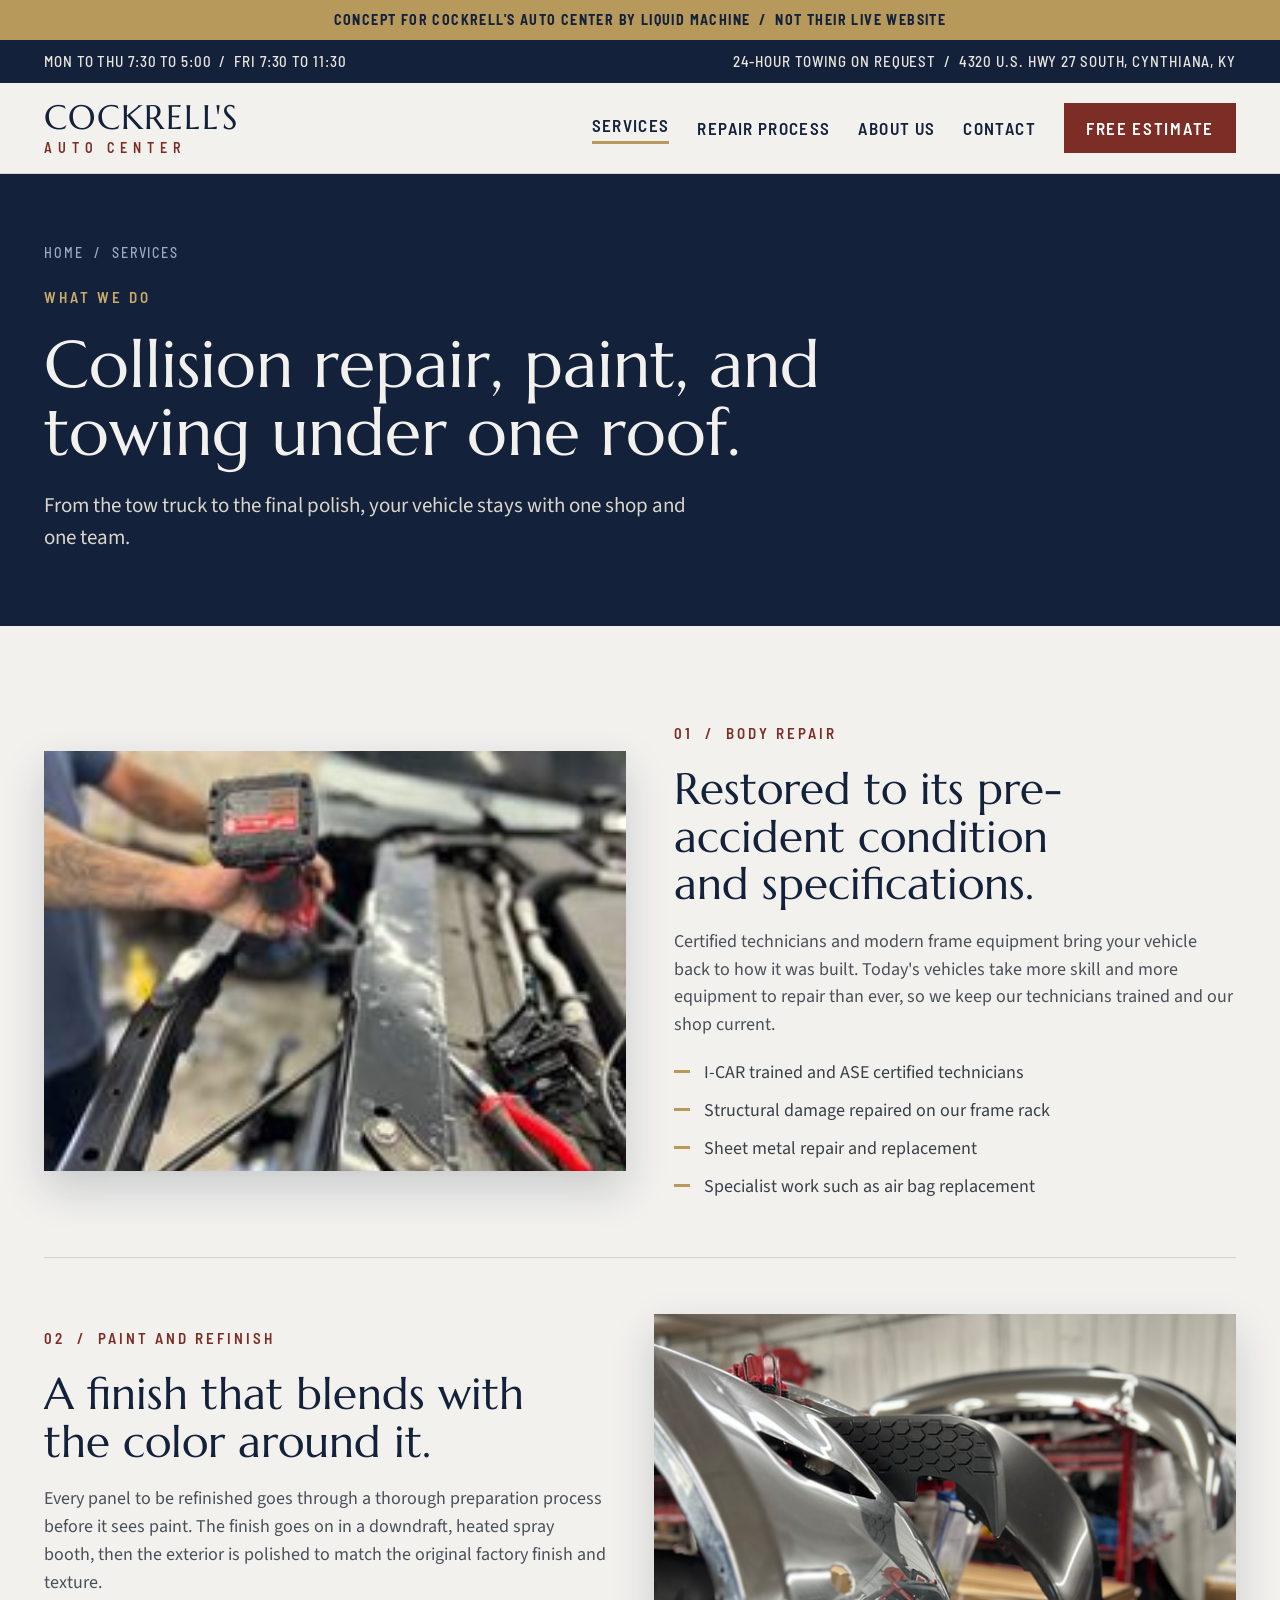
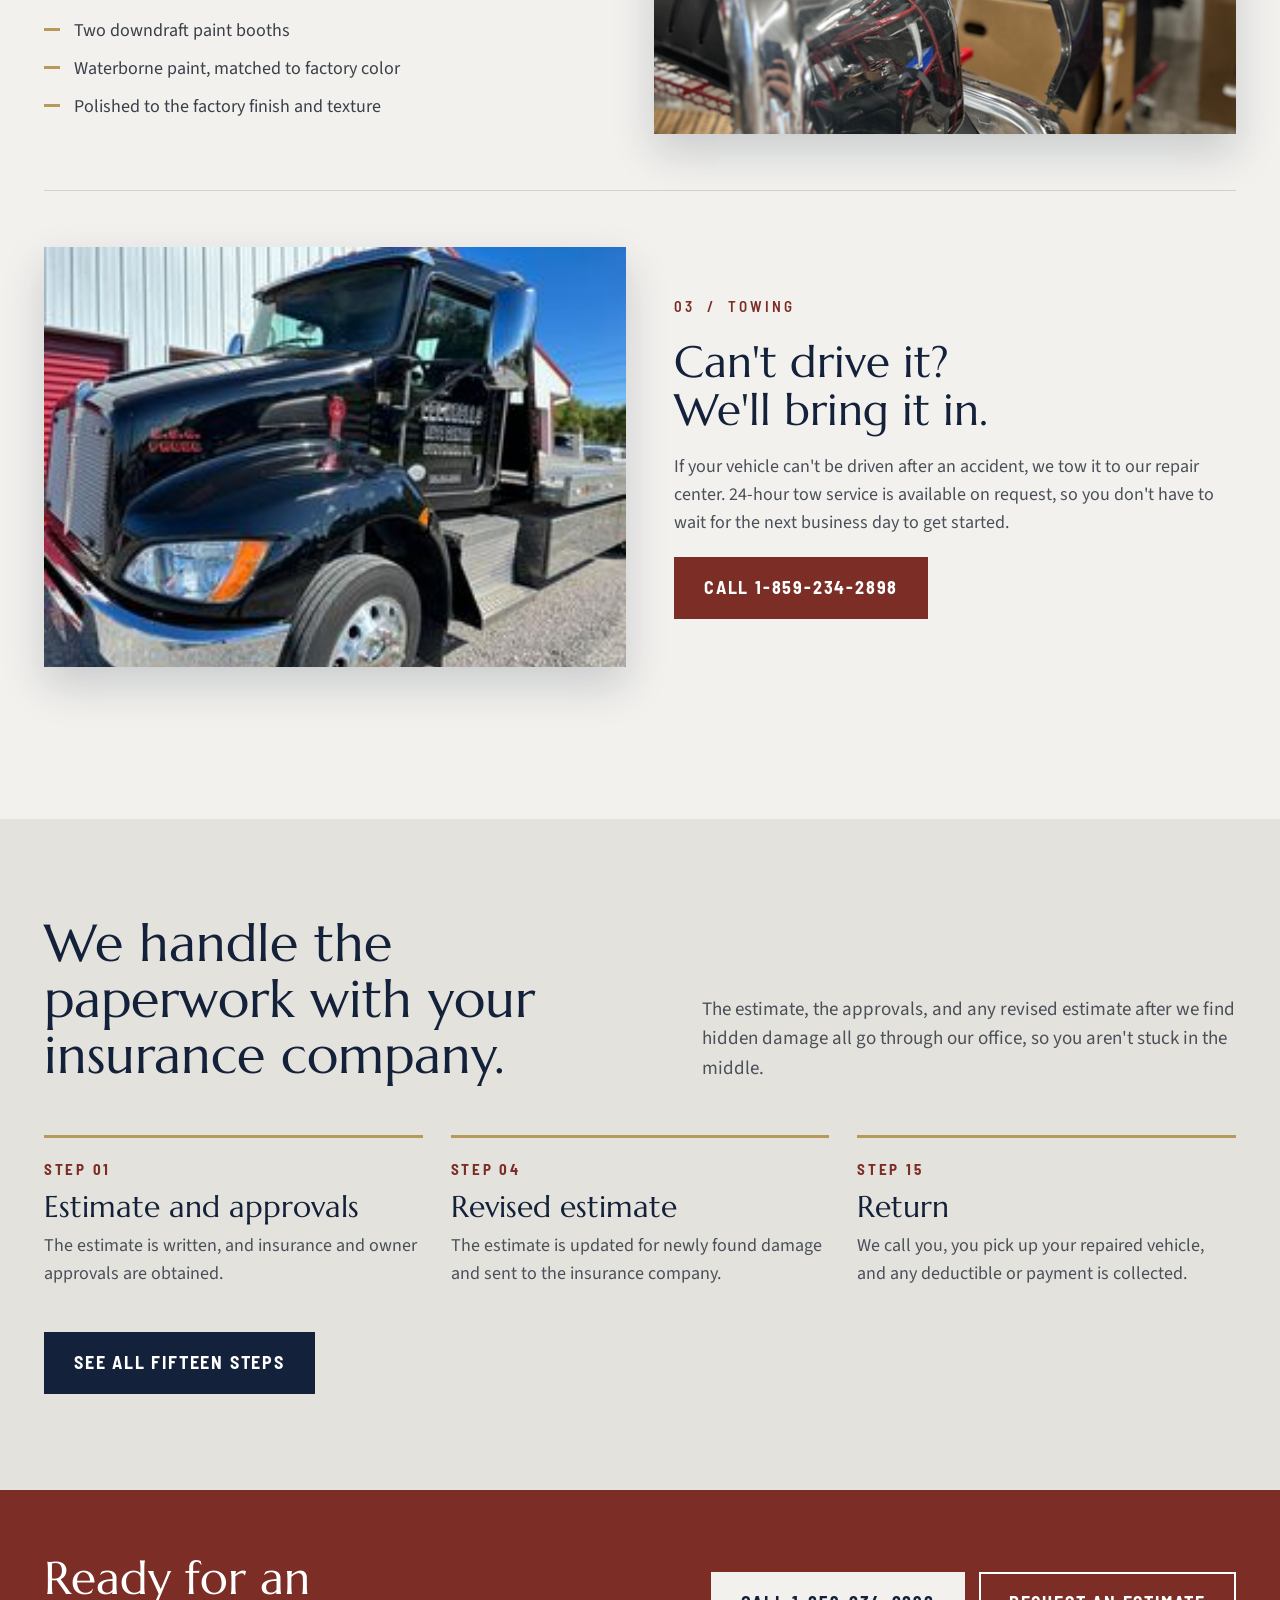
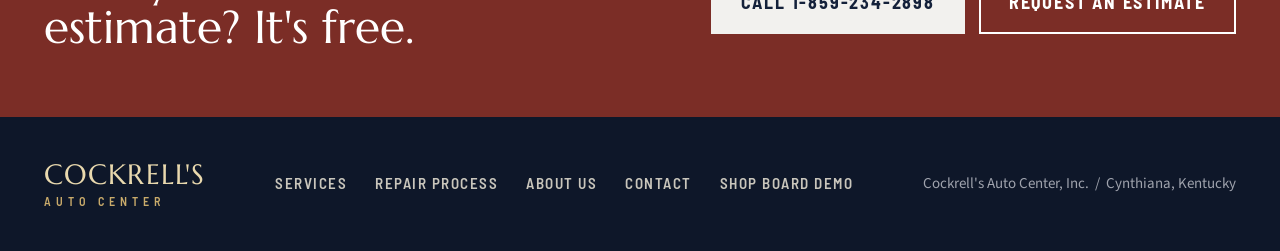
<file: cockrells/services/index.html>
<!doctype html>
<html lang="en">
<head>
<meta charset="utf-8">
<meta name="viewport" content="width=device-width, initial-scale=1">
<meta name="robots" content="noindex, nofollow">
<title>Services | Cockrell&#x27;s Auto Center concept</title>
<link rel="icon" href="/favicon.svg" type="image/svg+xml">
<link rel="preconnect" href="https://fonts.googleapis.com">
<link rel="preconnect" href="https://fonts.gstatic.com" crossorigin>
<link href="https://fonts.googleapis.com/css2?family=Barlow+Semi+Condensed:wght@500;600;700&family=Marcellus&family=Source+Sans+3:wght@400;600&display=swap" rel="stylesheet">
<link rel="stylesheet" href="/cockrells/style.css">
</head>
<body>
<div class="banner">Concept for Cockrell's Auto Center by Liquid Machine &nbsp;/&nbsp; Not their live website</div>
<div class="util"><div class="wrap">
  <span>Mon to Thu 7:30 to 5:00 &nbsp;/&nbsp; Fri 7:30 to 11:30</span>
  <span>24-hour towing on request &nbsp;/&nbsp; 4320 U.S. Hwy 27 South, Cynthiana, KY</span>
</div></div>
<div class="nav"><div class="wrap">
  <a class="logo" href="/cockrells/"><b>COCKRELL'S</b><i>AUTO CENTER</i></a>
  <div class="links"><a href="/cockrells/services/" aria-current="page">Services</a><a href="/cockrells/process/">Repair Process</a><a href="/cockrells/about/">About Us</a><a href="/cockrells/contact/">Contact</a><a class="est" href="/cockrells/contact/">Free Estimate</a></div>
</div></div>
<div class="pagehead"><div class="wrap">
  <span class="crumb"><a href="/cockrells/">Home</a> &nbsp;/&nbsp; Services</span>
  <span class="lab eyebrow">What we do</span>
  <h1>Collision repair, paint, and towing under one roof.</h1>
  <p class="lead">From the tow truck to the final polish, your vehicle stays with one shop and one team.</p>
</div></div>

<div class="sec"><div class="wrap">

  <div class="feature">
    <div class="pic"><img src="/cockrells/img/body-repair.jpg" alt="A technician using a power tool on a vehicle's front structure" style="object-position:50% 30%"></div>
    <div class="txt">
      <span class="lab" style="color:var(--brick)">01 &nbsp;/&nbsp; Body repair</span>
      <h2>Restored to its pre-accident condition and specifications.</h2>
      <p class="muted">Certified technicians and modern frame equipment bring your vehicle back to how it was built. Today's vehicles take more skill and more equipment to repair than ever, so we keep our technicians trained and our shop current.</p>
      <ul class="ticks"><li>I-CAR trained and ASE certified technicians</li><li>Structural damage repaired on our frame rack</li><li>Sheet metal repair and replacement</li><li>Specialist work such as air bag replacement</li></ul>
    </div>
  </div>

  <div class="feature rev">
    <div class="pic"><img src="/cockrells/img/paint-refinish.jpg" alt="Chrome and painted bumpers staged on racks inside the shop" style="object-position:50% 38%"></div>
    <div class="txt">
      <span class="lab" style="color:var(--brick)">02 &nbsp;/&nbsp; Paint and refinish</span>
      <h2>A finish that blends with the color around it.</h2>
      <p class="muted">Every panel to be refinished goes through a thorough preparation process before it sees paint. The finish goes on in a downdraft, heated spray booth, then the exterior is polished to match the original factory finish and texture.</p>
      <ul class="ticks"><li>Two downdraft paint booths</li><li>Waterborne paint, matched to factory color</li><li>Polished to the factory finish and texture</li></ul>
    </div>
  </div>

  <div class="feature">
    <div class="pic"><img src="/cockrells/img/towing.jpg" alt="Cockrell's black rollback tow truck parked outside the shop"></div>
    <div class="txt">
      <span class="lab" style="color:var(--brick)">03 &nbsp;/&nbsp; Towing</span>
      <h2>Can't drive it? We'll bring it in.</h2>
      <p class="muted">If your vehicle can't be driven after an accident, we tow it to our repair center. 24-hour tow service is available on request, so you don't have to wait for the next business day to get started.</p>
      <div class="btnrow"><a class="btn" href="tel:+18592342898">Call 1-859-234-2898</a></div>
    </div>
  </div>

</div></div>

<div class="sec alt"><div class="wrap">
  <div class="sechead"><h2>We handle the paperwork with your insurance company.</h2>
  <p>The estimate, the approvals, and any revised estimate after we find hidden damage all go through our office, so you aren't stuck in the middle.</p></div>
  <div class="steps3">
    <div class="s3"><span class="n">STEP 01</span><h3>Estimate and approvals</h3><p>The estimate is written, and insurance and owner approvals are obtained.</p></div>
    <div class="s3"><span class="n">STEP 04</span><h3>Revised estimate</h3><p>The estimate is updated for newly found damage and sent to the insurance company.</p></div>
    <div class="s3"><span class="n">STEP 15</span><h3>Return</h3><p>We call you, you pick up your repaired vehicle, and any deductible or payment is collected.</p></div>
  </div>
  <div style="margin-top:44px"><a class="btn navy" href="/cockrells/process/">See all fifteen steps</a></div>
</div></div>
<div class="cta"><div class="wrap">
  <h2>Ready for an estimate? It's free.</h2>
  <div class="btnrow"><a class="btn light" href="tel:+18592342898">Call 1-859-234-2898</a><a class="btn ghost" style="color:#fff;border-color:#fff" href="/cockrells/contact/">Request an estimate</a></div>
</div></div>
<div class="foot"><div class="wrap">
  <a class="logo" href="/cockrells/"><b>COCKRELL'S</b><i>AUTO CENTER</i></a>
  <div class="links"><a href="/cockrells/services/">Services</a><a href="/cockrells/process/">Repair Process</a><a href="/cockrells/about/">About Us</a><a href="/cockrells/contact/">Contact</a><a href="/cockrells/shop-board/">Shop Board Demo</a></div>
  <small>Cockrell's Auto Center, Inc. &nbsp;/&nbsp; Cynthiana, Kentucky</small>
</div></div>
</body>
</html>
</file>
<file: cockrells/style.css>
:root{--navy:#14213A;--navy2:#0E1729;--ink:#1B1F27;--brick:#7B2D26;--gold:#B8995C;--gold2:#C9AB6B;--ground:#F2F1EE;--ground2:#E4E2DC;--mute:#4A4F59;--line:#D4D1CA}
*{box-sizing:border-box}
html{scroll-behavior:smooth}
body{margin:0;background:var(--ground);color:var(--ink);font:18px/1.55 'Source Sans 3',system-ui,sans-serif}
img{max-width:100%;display:block}
a{color:inherit;text-decoration:none}
a:hover{opacity:.82}
a:focus-visible,input:focus-visible,select:focus-visible,textarea:focus-visible{outline:3px solid var(--gold);outline-offset:3px}
.wrap{max-width:1240px;margin:0 auto;padding:0 24px}
.lab{font-family:'Barlow Semi Condensed',sans-serif;font-weight:600;letter-spacing:.2em;text-transform:uppercase;font-size:15px}
.disp{font-family:'Marcellus',serif;font-weight:400}

/* banner + utility + nav */
.banner{background:var(--gold);color:var(--navy);text-align:center;padding:9px 16px;font-family:'Barlow Semi Condensed',sans-serif;font-weight:700;font-size:14px;letter-spacing:.1em;text-transform:uppercase}
.util{background:var(--navy);color:#E9E6DD}
.util .wrap{padding-top:10px;padding-bottom:10px;display:flex;flex-wrap:wrap;gap:6px 32px;justify-content:space-between;font-family:'Barlow Semi Condensed',sans-serif;font-weight:500;font-size:15px;letter-spacing:.06em;text-transform:uppercase}
.nav{background:var(--ground);border-bottom:1px solid var(--line)}
.nav .wrap{padding-top:18px;padding-bottom:18px;display:flex;flex-wrap:wrap;gap:14px 40px;align-items:center;justify-content:space-between}
.logo{display:flex;flex-direction:column;line-height:1}
.logo b{font-family:'Marcellus',serif;font-weight:400;font-size:34px;letter-spacing:.04em;color:var(--navy)}
.logo i{font-style:normal;font-family:'Barlow Semi Condensed',sans-serif;font-weight:600;font-size:14px;letter-spacing:.42em;color:var(--brick);margin-top:6px}
.links{display:flex;flex-wrap:wrap;gap:8px 28px;align-items:center;font-family:'Barlow Semi Condensed',sans-serif;font-weight:600;font-size:17px;letter-spacing:.08em;text-transform:uppercase;color:var(--navy)}
.links a[aria-current="page"]{border-bottom:3px solid var(--gold);padding-bottom:2px}
.links .est{background:var(--brick);color:#fff;padding:12px 22px;letter-spacing:.1em;border:0}

/* buttons */
.btn{display:inline-block;background:var(--brick);color:#fff;padding:17px 30px;font-family:'Barlow Semi Condensed',sans-serif;font-weight:700;font-size:18px;letter-spacing:.1em;text-transform:uppercase;border:0;cursor:pointer}
.btn.ghost{background:transparent;border:2px solid var(--gold2);color:#E9D9AE;padding:15px 28px}
.btn.navy{background:var(--navy)}
.btn.light{background:var(--ground);color:var(--navy)}

/* type */
h1,h2,h3{margin:0;font-family:'Marcellus',serif;font-weight:400;text-wrap:balance}
h1{font-size:clamp(42px,6.2vw,76px);line-height:1.03}
h2{font-size:clamp(32px,4.2vw,52px);line-height:1.08;color:var(--navy)}
h3{font-size:30px;line-height:1.15;color:var(--navy)}
p{margin:0}
.lead{font-size:21px;line-height:1.55;color:#D9D6CC;max-width:32em}
.muted{color:var(--mute)}

/* hero */
.hero{background:var(--navy);color:var(--ground)}
.hero .wrap{padding-top:72px;display:flex;flex-wrap:wrap;gap:48px;align-items:flex-end}
.hero .copy{flex:1 1 520px;min-width:0;padding-bottom:72px;display:flex;flex-direction:column;gap:28px}
.hero .eyebrow{color:var(--gold2)}
.hero .media{flex:1 1 400px;min-width:0;position:relative}
.hero .media img{width:100%;height:600px;object-fit:cover;object-position:28% 50%;border:1px solid #3B4A6B}
.floatcard{position:absolute;left:-40px;bottom:-40px;max-width:300px;background:var(--ground);color:var(--navy);padding:24px 26px;box-shadow:0 18px 40px rgba(10,16,30,.35);display:flex;flex-direction:column;gap:6px}
.floatcard .lab{font-size:14px;letter-spacing:.16em;color:var(--brick)}
.floatcard .disp{font-size:26px;line-height:1.15}
.floatcard small{font-size:16px;color:var(--mute)}
.btnrow{display:flex;flex-wrap:wrap;gap:14px}
.swatches{display:flex;flex-wrap:wrap;gap:14px;align-items:center;margin-top:8px}
.swatches span.d{width:30px;height:30px;border-radius:50%;border:2px solid var(--ground);margin-right:-8px}
.swatches .lab{font-size:15px;letter-spacing:.12em;font-weight:500;color:var(--gold2);margin-left:14px}

.creds{background:var(--ground2);padding-top:40px}
.creds .wrap{padding-top:34px;padding-bottom:34px;display:flex;flex-wrap:wrap;gap:16px 48px;justify-content:space-between;font-family:'Barlow Semi Condensed',sans-serif;font-weight:600;font-size:17px;letter-spacing:.1em;text-transform:uppercase;color:var(--navy)}

/* page head (inner pages) */
.pagehead{background:var(--navy);color:var(--ground)}
.pagehead .wrap{padding-top:68px;padding-bottom:72px;display:flex;flex-direction:column;gap:22px}
.pagehead .eyebrow{color:var(--gold2)}
.pagehead h1{font-size:clamp(40px,5.4vw,66px);max-width:16em}
.crumb{font-family:'Barlow Semi Condensed',sans-serif;font-weight:500;font-size:14px;letter-spacing:.14em;text-transform:uppercase;color:#9FA9C0}

/* sections */
.sec{padding:96px 0}
.sec.alt{background:var(--ground2)}
.sec.dark{background:var(--navy);color:var(--ground)}
.sec.dark h2{color:var(--ground)}
.sechead{display:flex;flex-wrap:wrap;gap:20px 64px;align-items:flex-end;justify-content:space-between;margin-bottom:52px}
.sechead h2{flex:1 1 420px}
.sechead p{flex:1 1 360px;font-size:19px;color:var(--mute);max-width:34em}
.sec.dark .sechead p{color:#D0CDC3}

.cards{display:flex;flex-wrap:wrap;gap:28px}
.card{flex:1 1 320px;min-width:0;display:flex;flex-direction:column;background:#fff}
.card img{width:100%;height:240px;object-fit:cover}
.card .body{padding:28px 28px 32px;display:flex;flex-direction:column;gap:12px;flex:1}
.card p{color:var(--mute)}
.more{margin-top:auto;padding-top:6px;font-family:'Barlow Semi Condensed',sans-serif;font-weight:700;font-size:16px;letter-spacing:.12em;text-transform:uppercase;color:var(--brick)}

/* feature rows */
.feature{display:flex;flex-wrap:wrap;gap:48px;align-items:center;padding:56px 0;border-top:1px solid var(--line)}
.feature:first-of-type{border-top:0;padding-top:0}
.feature.rev{flex-direction:row-reverse}
.feature .pic{flex:1 1 440px;min-width:0}
.feature .pic img{width:100%;height:420px;object-fit:cover;box-shadow:0 18px 40px rgba(20,33,58,.18)}
.feature .txt{flex:1 1 420px;min-width:0;display:flex;flex-direction:column;gap:20px}
.feature h2{font-size:clamp(30px,3.6vw,44px)}
.ticks{list-style:none;margin:0;padding:0;display:flex;flex-direction:column;gap:10px}
.ticks li{position:relative;padding-left:30px;color:#3A3F49}
.ticks li:before{content:"";position:absolute;left:0;top:.62em;width:16px;height:3px;background:var(--gold)}

/* steps */
.hl{display:flex;flex-wrap:wrap;gap:0 56px;border-top:2px solid var(--gold2)}
.step{flex:1 1 480px;min-width:0;display:flex;gap:24px;padding:22px 0;border-bottom:1px solid #3A4866}
.step .n{flex:0 0 56px;font-family:'Barlow Semi Condensed',sans-serif;font-weight:700;font-size:30px;line-height:1.1;color:var(--gold2);font-variant-numeric:tabular-nums}
.step b{display:block;font-family:'Marcellus',serif;font-weight:400;font-size:25px;line-height:1.2}
.step span.t{display:block;font-size:17px;color:#BFBCB2;margin-top:4px}
.phase{margin-top:64px}
.phase:first-of-type{margin-top:0}
.phase .ph{display:flex;flex-wrap:wrap;gap:8px 24px;align-items:baseline;margin-bottom:22px}
.phase .ph .lab{color:var(--gold2)}
.phase .ph p{color:#D0CDC3;font-size:18px}

/* about */
.split{display:flex;flex-wrap:wrap;gap:56px;align-items:center}
.split .l{flex:1 1 380px;min-width:0;display:flex;flex-direction:column;gap:14px}
.split .r{flex:1 1 440px;min-width:0;display:flex;flex-direction:column;gap:24px}
.split .l img{width:100%;height:auto;box-shadow:0 18px 40px rgba(20,33,58,.22)}
.cap{font-family:'Barlow Semi Condensed',sans-serif;font-weight:600;font-size:14px;letter-spacing:.14em;text-transform:uppercase;color:#5A5E66}
.pull{border-left:4px solid var(--gold);padding:4px 0 4px 20px;font-family:'Marcellus',serif;font-size:24px;line-height:1.3;color:var(--navy)}
.timeline{display:flex;flex-wrap:wrap;gap:0;border-top:2px solid var(--gold)}
.tl{flex:1 1 240px;min-width:0;padding:26px 28px 8px 0;display:flex;flex-direction:column;gap:6px}
.tl .y{font-family:'Barlow Semi Condensed',sans-serif;font-weight:700;font-size:15px;letter-spacing:.18em;text-transform:uppercase;color:var(--brick)}
.tl p{font-family:'Marcellus',serif;font-size:24px;line-height:1.25;color:var(--navy)}
.equip{display:flex;flex-wrap:wrap;gap:20px}
.equip div{flex:1 1 240px;background:#fff;padding:28px;display:flex;flex-direction:column;gap:8px}
.equip b{font-family:'Marcellus',serif;font-weight:400;font-size:26px;color:var(--navy)}
.equip span{color:var(--mute);font-size:17px}

/* cta band */
.cta{background:var(--brick);color:#fff}
.cta .wrap{padding-top:64px;padding-bottom:64px;display:flex;flex-wrap:wrap;gap:24px 56px;align-items:center;justify-content:space-between}
.cta h2{color:#fff;flex:1 1 440px;font-size:clamp(30px,3.8vw,46px)}

/* contact */
.cgrid{display:flex;flex-wrap:wrap;gap:28px;align-items:flex-start}
.form{flex:2 1 520px;min-width:0;background:#fff;padding:40px;display:flex;flex-direction:column;gap:20px}
.row2{display:flex;flex-wrap:wrap;gap:20px}
.row2>label{flex:1 1 220px}
label{display:flex;flex-direction:column;gap:6px;font-family:'Barlow Semi Condensed',sans-serif;font-weight:600;font-size:15px;letter-spacing:.12em;text-transform:uppercase;color:var(--navy)}
input,select,textarea{font:18px 'Source Sans 3',sans-serif;color:var(--ink);padding:13px 14px;border:1px solid #B9B6AE;background:#FBFAF8;border-radius:0;width:100%;letter-spacing:0;text-transform:none}
textarea{min-height:120px;resize:vertical}
.fnote{font-size:15px;color:#5A5E66}
.fok{display:none;background:#E9E4D3;border-left:4px solid var(--gold);padding:14px 18px;color:var(--navy)}
.side{flex:1 1 340px;min-width:0;display:flex;flex-direction:column;gap:28px}
.dark-card{background:var(--navy);color:var(--ground);padding:36px;display:flex;flex-direction:column;gap:22px}
.dark-card .lab{font-size:14px;color:var(--gold2)}
.dark-card .big{font-family:'Marcellus',serif;font-size:40px;line-height:1.1;display:block}
.dark-card .mid{font-family:'Marcellus',serif;font-size:30px;line-height:1.1;display:block}
.dark-card .sm{font-size:17px;color:#D0CDC3;display:flex;flex-direction:column;gap:2px}
.white-card{background:#fff;padding:36px;display:flex;flex-direction:column;gap:20px}
.white-card .lab{font-size:14px;color:var(--brick)}
.white-card .addr{font-family:'Marcellus',serif;font-size:28px;line-height:1.2;color:var(--navy)}
.hours{display:flex;flex-direction:column;gap:4px;font-size:18px;color:#3A3F49}
.hours small{font-size:15px;color:#5A5E66}
.map{position:relative;overflow:hidden;min-height:300px;background:#D9D6CC}
.map svg{position:absolute;inset:0;width:100%;height:100%;display:block}
.map a{position:absolute;left:16px;bottom:16px;background:var(--navy);color:#fff;padding:13px 22px;font-family:'Barlow Semi Condensed',sans-serif;font-weight:700;font-size:16px;letter-spacing:.1em;text-transform:uppercase}

.steps3{display:flex;flex-wrap:wrap;gap:28px}
.s3{flex:1 1 260px;min-width:0;border-top:3px solid var(--gold);padding-top:20px;display:flex;flex-direction:column;gap:8px}
.s3 .n{font-family:'Barlow Semi Condensed',sans-serif;font-weight:700;font-size:15px;letter-spacing:.18em;color:var(--brick)}
.s3 p{color:var(--mute)}

/* footer */
.foot{background:var(--navy2);color:#C9C6BC}
.foot .wrap{padding-top:44px;padding-bottom:44px;display:flex;flex-wrap:wrap;gap:24px 48px;justify-content:space-between;align-items:center}
.foot .logo b{font-size:28px;color:#E9D9AE}
.foot .logo i{font-size:12px;color:var(--gold2)}
.foot .links{font-size:15px;letter-spacing:.1em;color:#C9C6BC;gap:10px 28px}
.foot small{font-size:15px;color:#9FA3AD}

@media(max-width:900px){
  .sec{padding:72px 0}
  .hero .wrap{padding-top:48px;gap:36px}
  .hero .copy{padding-bottom:0}
  .hero .media{padding-bottom:48px}
  .hero .media img{height:380px}
  .floatcard{left:12px;bottom:0}
  .feature{gap:28px;padding:40px 0}
  .feature .pic img{height:300px}
  .form{padding:26px}
  .util .wrap span:last-child{display:none}
}
.sec.dark .s3{border-top-color:var(--gold2)}
.sec.dark .s3 .n{color:var(--gold2)}
.sec.dark .s3 h3{color:var(--ground)}
.sec.dark .s3 p{color:#BFBCB2}
.pagehead + .sec.dark{padding-top:8px;border-top:1px solid #2A3A5C}

/* customer review */
.review{background:var(--ground2)}
.review .wrap{padding-top:88px;padding-bottom:88px;display:flex;flex-direction:column;align-items:center;gap:40px}
.rqs{display:flex;flex-wrap:wrap;gap:48px;justify-content:center;width:100%}
.rq{flex:1 1 380px;max-width:540px;margin:0;display:flex;flex-direction:column;align-items:center;text-align:center;gap:20px}
.rq .mark{font-family:'Marcellus',serif;font-size:84px;line-height:.6;color:var(--gold);height:38px}
.rq blockquote{margin:0;font-family:'Marcellus',serif;font-size:clamp(22px,2.4vw,28px);line-height:1.3;color:var(--navy);text-wrap:balance}
.review .who{display:flex;flex-direction:column;gap:2px;font-family:'Barlow Semi Condensed',sans-serif;font-weight:600;font-size:15px;letter-spacing:.16em;text-transform:uppercase;color:var(--brick)}
.review .who small{font-size:14px;letter-spacing:.14em;font-weight:500;color:#5A5E66}
</file>
